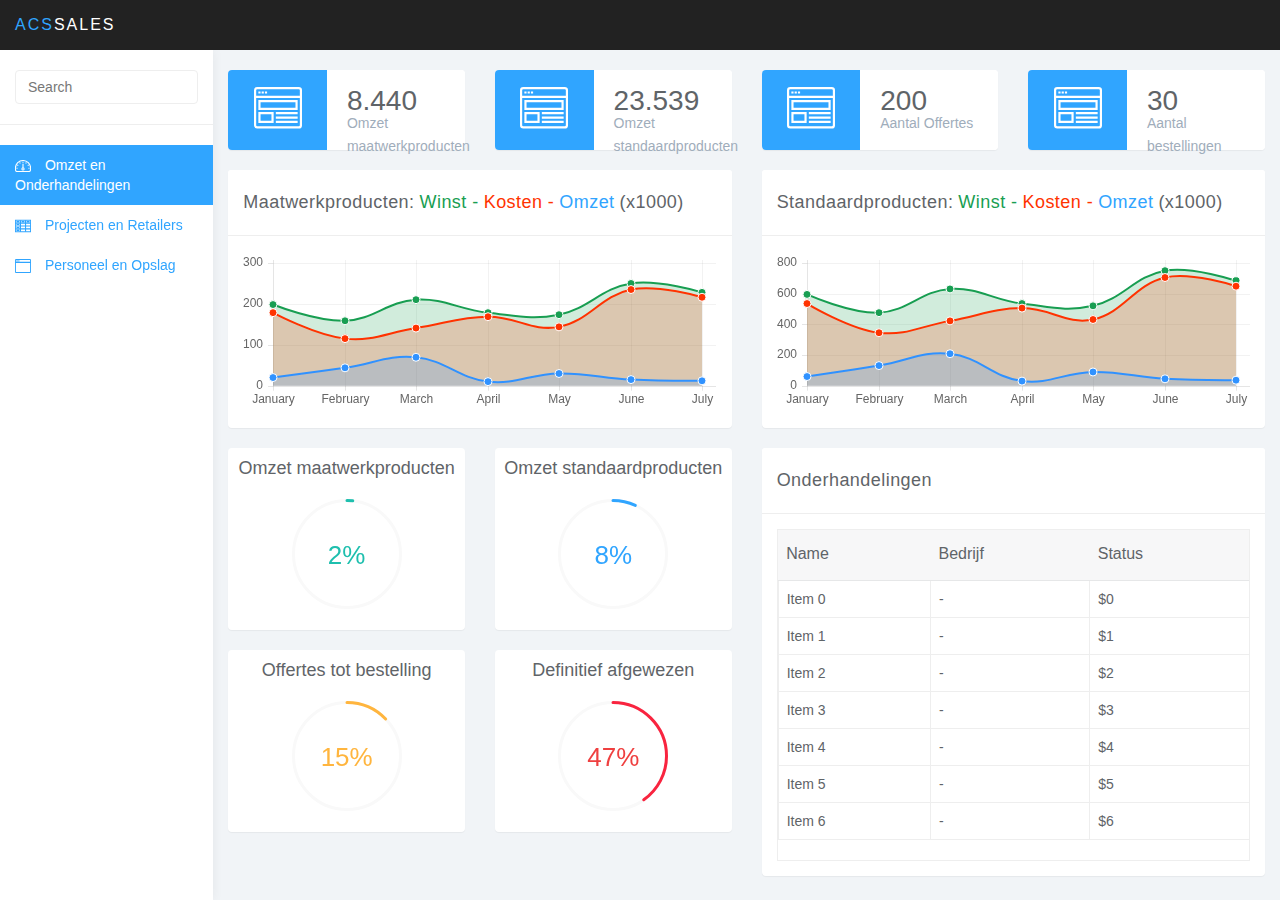
<file: index.html>
<!DOCTYPE html>
<html>
<head>
<meta charset="utf-8">
<meta name="viewport" content="width=device-width, initial-scale=1">
<title>Sales - Dashboard</title>

<link href="css/bootstrap.min.css" rel="stylesheet">
<link href="css/datepicker3.css" rel="stylesheet">
<link href="css/styles.css" rel="stylesheet">

<!--Icons-->
<script src="js/lumino.glyphs.js"></script>

<!--[if lt IE 9]>
<script src="js/html5shiv.js"></script>
<script src="js/respond.min.js"></script>
<![endif]-->

</head>

<body>
	<nav class="navbar navbar-inverse navbar-fixed-top" role="navigation">
		<div class="container-fluid">
			<div class="navbar-header">
				<button type="button" class="navbar-toggle collapsed" data-toggle="collapse" data-target="#sidebar-collapse">
					<span class="sr-only">Toggle navigation</span>
					<span class="icon-bar"></span>
					<span class="icon-bar"></span>
					<span class="icon-bar"></span>
				</button>
				<a class="navbar-brand" href="#"><span>ACS</span>Sales</a>
			</div>
							
		</div><!-- /.container-fluid -->
	</nav>
		
	<div id="sidebar-collapse" class="col-sm-3 col-lg-2 sidebar">
		<form role="search">
			<div class="form-group">
				<input type="text" class="form-control" placeholder="Search">
			</div>
		</form>
		<ul class="nav menu">
			<li class="active"><a href="index.html"><svg class="glyph stroked dashboard-dial"><use xlink:href="#stroked-dashboard-dial"></use></svg> Omzet en Onderhandelingen</a></li>
			<li><a href="product_retailers.html"><svg class="glyph stroked calendar"><use xlink:href="#stroked-table"></use></svg> Projecten en Retailers</a></li>
			<li><a href="personeel_opslag.html"><svg class="glyph stroked line-graph"><use xlink:href="#stroked-app-window"></use></svg> Personeel en Opslag</a></li>
		</ul>

	</div><!--/.sidebar-->
		
	<div class="col-sm-9 col-sm-offset-3 col-lg-10 col-lg-offset-2 main">		
		<div class="row">
			<div class="col-xs-12 col-md-6 col-lg-3">
				<div class="panel panel-blue panel-widget ">
					<div class="row no-padding">
						<div class="col-sm-3 col-lg-5 widget-left">
							<svg class="glyph stroked bag"><use xlink:href="#stroked-app-window-with-content"></use></svg>
						</div>
						<div class="col-sm-9 col-lg-7 widget-right">
							<div class="large">8.440</div>
							<div class="text-muted">Omzet maatwerkproducten</div>
						</div>
					</div>
				</div>
			</div>
			<div class="col-xs-12 col-md-6 col-lg-3">
				<div class="panel panel-blue panel-widget">
					<div class="row no-padding">
						<div class="col-sm-3 col-lg-5 widget-left">
							<svg class="glyph stroked empty-message"><use xlink:href="#stroked-app-window-with-content"></use></svg>
						</div>
						<div class="col-sm-9 col-lg-7 widget-right">
							<div class="large">23.539</div>
							<div class="text-muted">Omzet standaardproducten</div>
						</div>
					</div>
				</div>
			</div>
			<div class="col-xs-12 col-md-6 col-lg-3">
				<div class="panel panel-blue panel-widget">
					<div class="row no-padding">
						<div class="col-sm-3 col-lg-5 widget-left">
							<svg class="glyph stroked male-user"><use xlink:href="#stroked-app-window-with-content"></use></svg>
						</div>
						<div class="col-sm-9 col-lg-7 widget-right">
							<div class="large">200</div>
							<div class="text-muted">Aantal Offertes</div>
						</div>
					</div>
				</div>
			</div>
			<div class="col-xs-12 col-md-6 col-lg-3">
				<div class="panel panel-blue panel-widget">
					<div class="row no-padding">
						<div class="col-sm-3 col-lg-5 widget-left">
							<svg class="glyph stroked app-window-with-content"><use xlink:href="#stroked-app-window-with-content"></use></svg>
						</div>
						<div class="col-sm-9 col-lg-7 widget-right">
							<div class="large">30</div>
							<div class="text-muted">Aantal bestellingen</div>
						</div>
					</div>
				</div>
			</div>
		</div><!--/.row-->
		
		<div class="row">
			<div class="col-lg-6">
				<div class="panel panel-default">
					<div class="panel-heading"><div class="greyLabel noMargin">Maatwerkproducten: </div><div class="greenLabel noMargin">Winst -</div><div class="redLabel noMargin">Kosten -</div><div class="blueLabel noMargin">Omzet</div>(x1000)</div>
					<div class="panel-body">
						<div class="canvas-wrapper">
							<canvas class="main-chart" id="line-chart" height="200" width="600"></canvas>
						</div>
					</div>
				</div>
			</div>
			<div class="col-lg-6">
				<div class="panel panel-default">
					<div class="panel-heading"><div class="greyLabel noMargin">Standaardproducten: </div><div class="greenLabel noMargin">Winst -</div><div class="redLabel noMargin">Kosten -</div><div class="blueLabel noMargin">Omzet</div>(x1000)</div>
					<div class="panel-body">
						<div class="canvas-wrapper">
							<canvas class="main-chart" id="line2-chart" height="200" width="600"></canvas>
						</div>
					</div>
				</div>
			</div>
		</div><!--/.row-->
		
		<div class="row">
			<div class="col-md-6 noMargin2">
				<div class="col-xs-6 col-md-6">
					<div class="panel panel-default">
						<div class="panel-body easypiechart-panel">
							<h4>Omzet maatwerkproducten</h4>
							<div class="easypiechart" id="easypiechart-teal" data-percent="2" ><span class="percent">2%</span>
							</div>
						</div>
					</div>
				</div>
				<div class="col-xs-6 col-md-6">
					<div class="panel panel-default">
						<div class="panel-body easypiechart-panel">
							<h4>Omzet standaardproducten</h4>
							<div class="easypiechart" id="easypiechart-blue" data-percent="8" ><span class="percent">8%</span>
							</div>
						</div>
					</div>
				</div>
				<div class="col-xs-6 col-md-6">
					<div class="panel panel-default">
						<div class="panel-body easypiechart-panel">
							<h4>Offertes tot bestelling</h4>
							<div class="easypiechart" id="easypiechart-orange" data-percent="15" ><span class="percent">15%</span>
							</div>
						</div>
					</div>
				</div>
				<div class="col-xs-6 col-md-6">
					<div class="panel panel-default">
						<div class="panel-body easypiechart-panel">
							<h4>Definitief afgewezen</h4>
							<div class="easypiechart" id="easypiechart-red" data-percent="47" ><span class="percent">47%</span>
							</div>
						</div>
					</div>
				</div>
			</div>
			<div class="col-md-6">
				<div class="panel panel-default">
					<div class="panel-heading">Onderhandelingen</div>
					<div class="panel-body">
						<table data-toggle="table" id="table-style" data-url="tables/data2.json" data-row-style="rowStyle">
							<thead>
								<tr>
									<th data-field="name" >Name</th>
									<th data-field="bedrijf" >Bedrijf</th>
									<th data-field="price">Status</th>
								</tr>
							</thead>
							<tbody>
								<tr class="danger">
									<td data-field="name">ACS Hoofdgebouw Eindhoven</td>
									<td data-field="bedrijf">Philips</td>
									<td data-field="price">Afgewezen</td>
								</tr>
								<tr class="danger">
									<td data-field="name">ACS Healthcare Best</td>
									<td data-field="bedrijf">Philips</td>
									<td data-field="price">Afgewezen</td>
								</tr>
								<tr class="success">
									<td data-field="name">ACS Fabrikam Hoofdgebouw</td>
									<td data-field="bedrijf">Fabrikam</td>
									<td data-field="price">Geaccepteerd</td>
								</tr>
								<tr class="warning">
									<td data-field="name">ACS Avan 's-Hertogenbosch</td>
									<td data-field="bedrijf">Avans Hogescholen</td>
									<td data-field="price">Selectieproces</td>
								</tr>
								<tr>
									<td data-field="name">ACS HAS 's-Hertogenbosch</td>
									<td data-field="bedrijf">HAS Hogescholen</td>
									<td data-field="price">Voorstel</td>
								</tr>
								<tr>
									<td data-field="name">ACS Albert Heijn Bijlmer</td>
									<td data-field="bedrijf">Albert Heijn</td>
									<td data-field="price">Voorstel</td>
								</tr>
							</tbody>
						</table>
						<script>
							$(function () {
								$('#hover, #striped, #condensed').click(function () {
									var classes = 'table';
						
									if ($('#hover').prop('checked')) {
										classes += ' table-hover';
									}
									if ($('#condensed').prop('checked')) {
										classes += ' table-condensed';
									}
									$('#table-style').bootstrapTable('destroy')
										.bootstrapTable({
											classes: classes,
											striped: $('#striped').prop('checked')
										});
								});
							});
						</script>
					</div>
				</div>
			</div>
		</div><!--/.row-->
	</div>	<!--/.main-->

	<script src="js/jquery-1.11.1.min.js"></script>
	<script src="js/bootstrap.min.js"></script>
	<script src="js/chart.min.js"></script>
	<script src="js/chart-data.js"></script>
	<script src="js/easypiechart.js"></script>
	<script src="js/easypiechart-data.js"></script>
	<script src="js/bootstrap-datepicker.js"></script>
	<script src="js/bootstrap-table.js"></script>
	<script>
		$('#calendar').datepicker({
		});

		!function ($) {
		    $(document).on("click","ul.nav li.parent > a > span.icon", function(){          
		        $(this).find('em:first').toggleClass("glyphicon-minus");      
		    }); 
		    $(".sidebar span.icon").find('em:first').addClass("glyphicon-plus");
		}(window.jQuery);

		$(window).on('resize', function () {
		  if ($(window).width() > 768) $('#sidebar-collapse').collapse('show')
		})
		$(window).on('resize', function () {
		  if ($(window).width() <= 767) $('#sidebar-collapse').collapse('hide')
		})
	</script>	
</body>

</html>
</file>
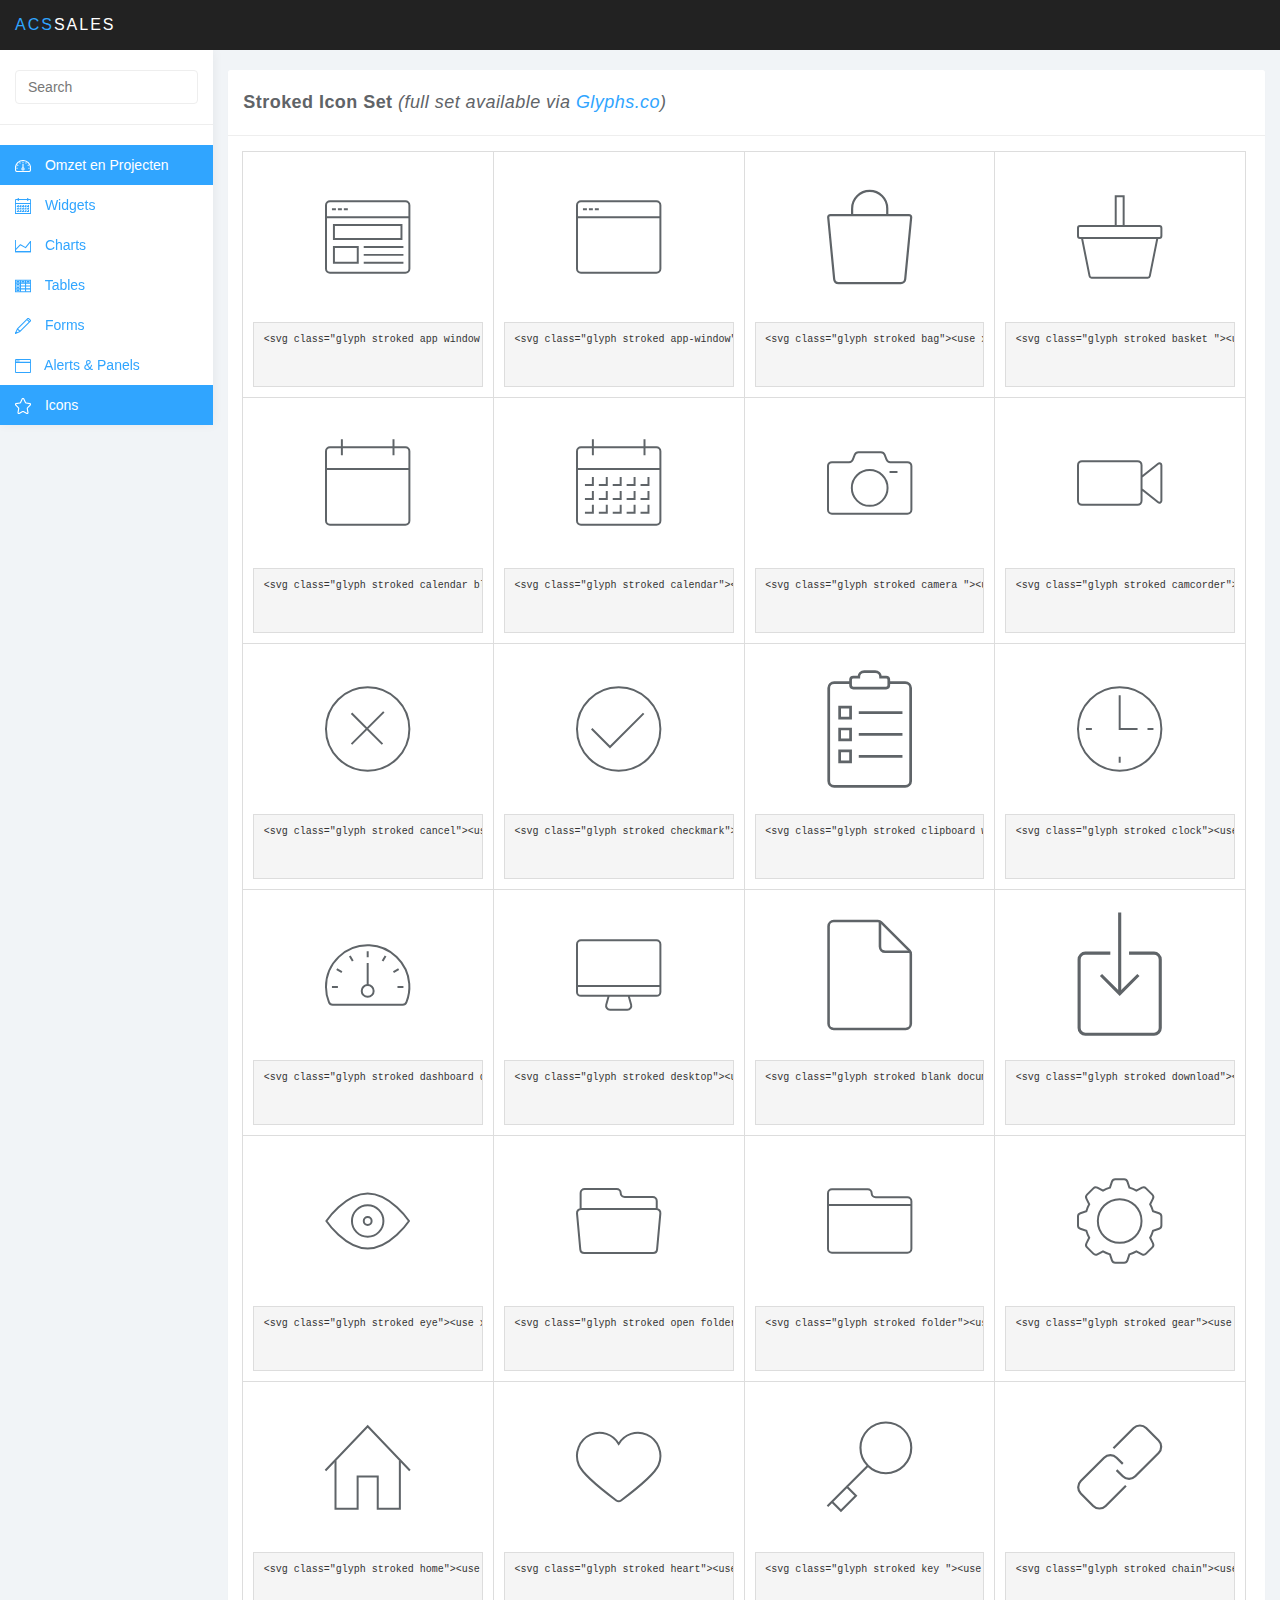
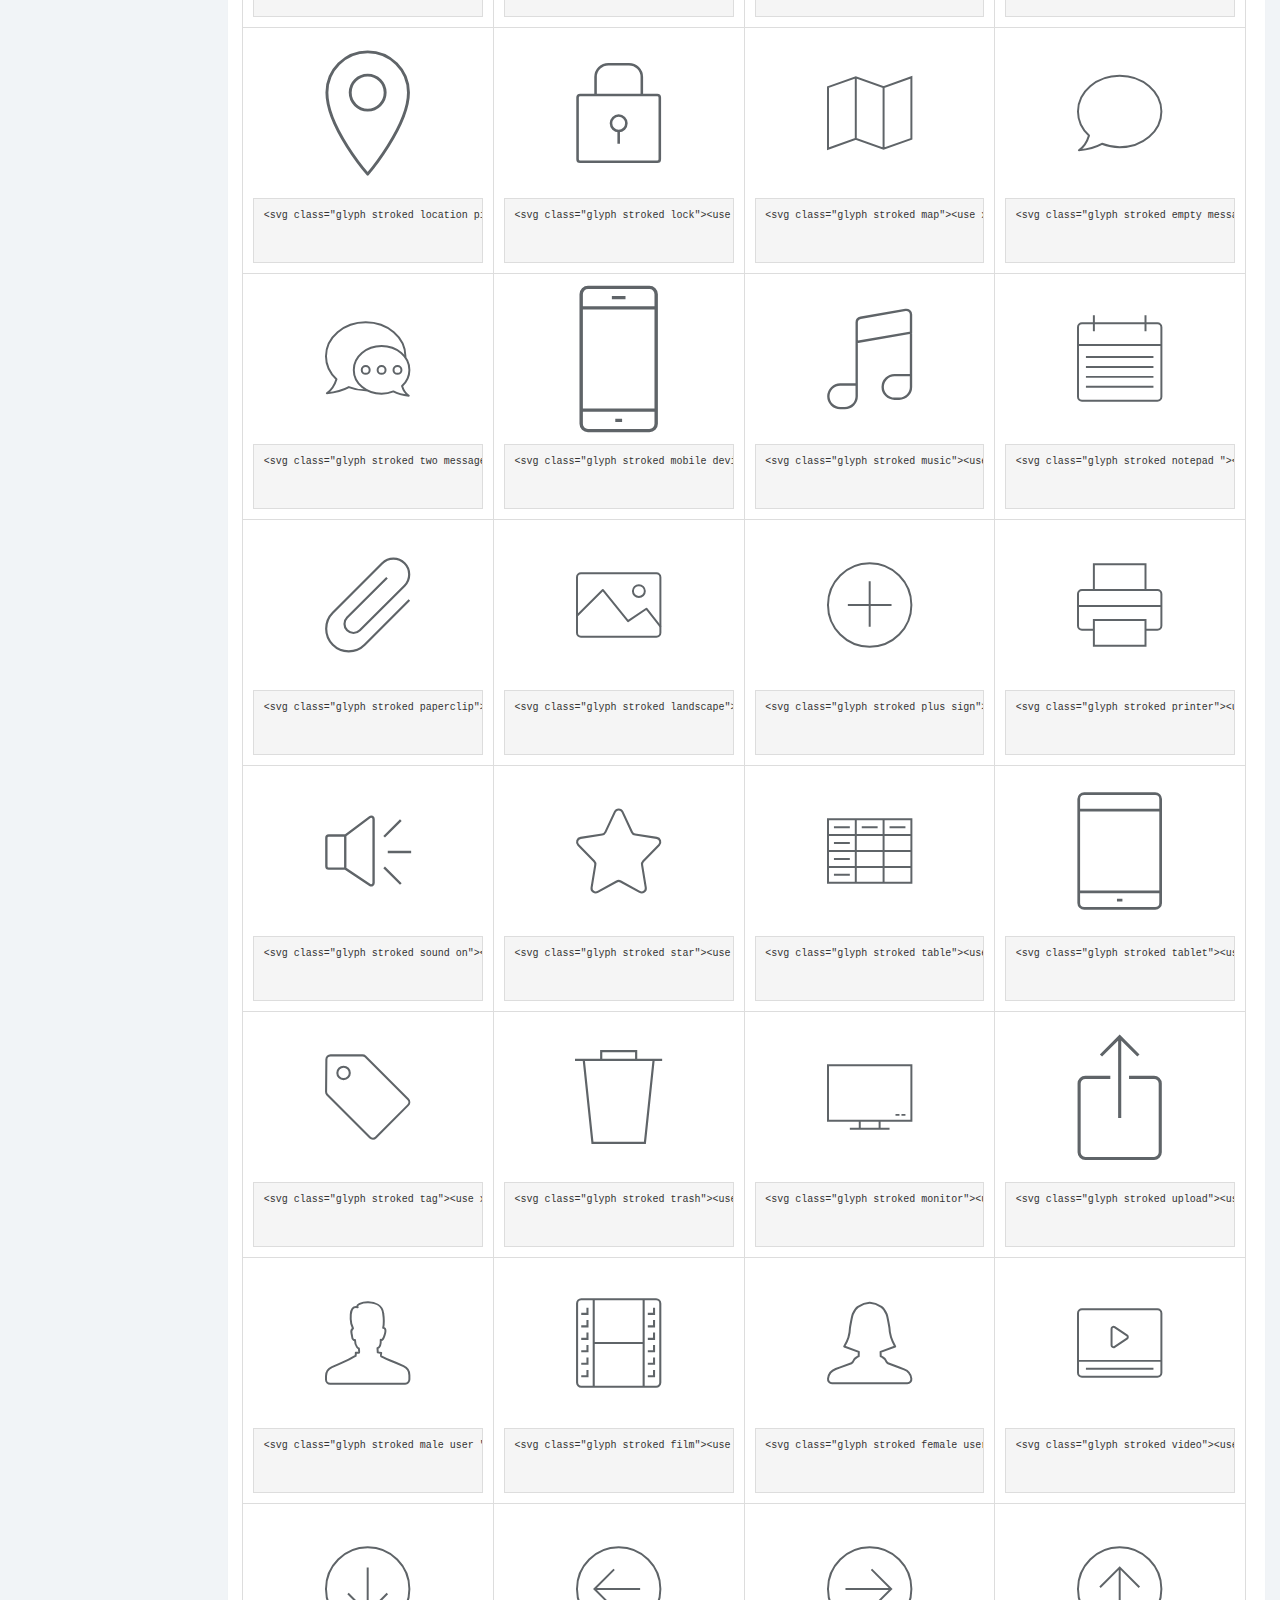
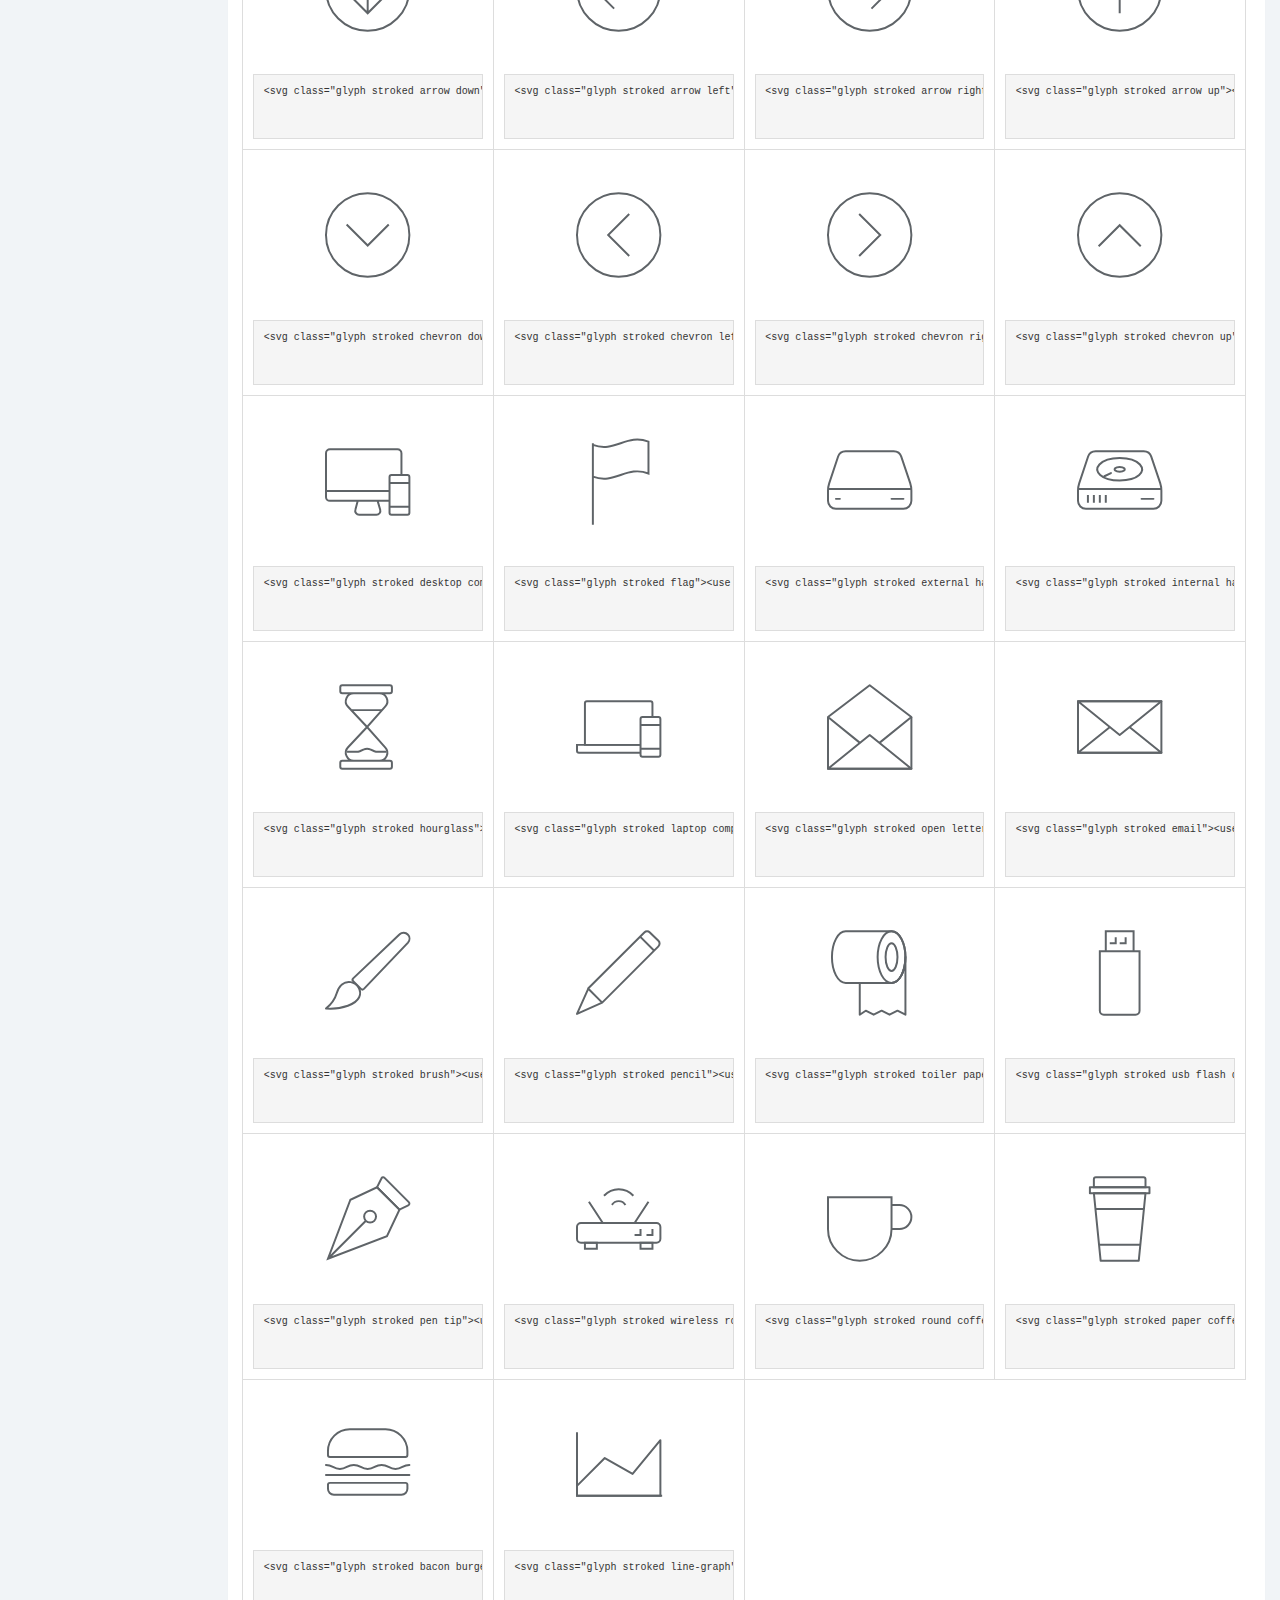
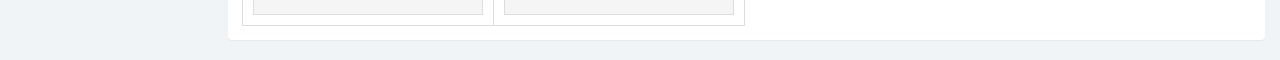
<file: icons.html>
<!DOCTYPE html>
<html>
<head>
<meta charset="utf-8">
<meta name="viewport" content="width=device-width, initial-scale=1">
<title>Sales - Dashboard</title>

<link href="css/bootstrap.min.css" rel="stylesheet">
<link href="css/datepicker3.css" rel="stylesheet">
<link href="css/styles.css" rel="stylesheet">

<!--Icons-->
<script src="js/lumino.glyphs.js"></script>

<!--[if lt IE 9]>
<script src="js/html5shiv.js"></script>
<script src="js/respond.min.js"></script>
<![endif]-->

</head>

<body>
	<nav class="navbar navbar-inverse navbar-fixed-top" role="navigation">
		<div class="container-fluid">
			<div class="navbar-header">
				<button type="button" class="navbar-toggle collapsed" data-toggle="collapse" data-target="#sidebar-collapse">
					<span class="sr-only">Toggle navigation</span>
					<span class="icon-bar"></span>
					<span class="icon-bar"></span>
					<span class="icon-bar"></span>
				</button>
				<a class="navbar-brand" href="#"><span>ACS</span>Sales</a>
			</div>
							
		</div><!-- /.container-fluid -->
	</nav>
		
	<div id="sidebar-collapse" class="col-sm-3 col-lg-2 sidebar">
		<form role="search">
			<div class="form-group">
				<input type="text" class="form-control" placeholder="Search">
			</div>
		</form>
		<ul class="nav menu">
			<li class="active"><a href="index.html"><svg class="glyph stroked dashboard-dial"><use xlink:href="#stroked-dashboard-dial"></use></svg> Omzet en Projecten</a></li>
			<li><a href="widgets.html"><svg class="glyph stroked calendar"><use xlink:href="#stroked-calendar"></use></svg> Widgets</a></li>
			<li><a href="charts.html"><svg class="glyph stroked line-graph"><use xlink:href="#stroked-line-graph"></use></svg> Charts</a></li>
			<li><a href="tables.html"><svg class="glyph stroked table"><use xlink:href="#stroked-table"></use></svg> Tables</a></li>
			<li><a href="forms.html"><svg class="glyph stroked pencil"><use xlink:href="#stroked-pencil"></use></svg> Forms</a></li>
			<li><a href="panels.html"><svg class="glyph stroked app-window"><use xlink:href="#stroked-app-window"></use></svg> Alerts &amp; Panels</a></li>
			<li class="active"><a href="icons.html"><svg class="glyph stroked star"><use xlink:href="#stroked-star"></use></svg> Icons</a></li>
		</ul>

	</div><!--/.sidebar-->
		
	<div class="col-sm-9 col-sm-offset-3 col-lg-10 col-lg-offset-2 main">			
		<div class="row">
			<div class="col-lg-12">
				<div class="panel panel-default">
					<div class="panel-heading">
						<strong>Stroked Icon Set</strong> <em>(full set available via <a href="https://glyphs.co/icons/stroked">Glyphs.co</a>)</em>
					</div>
					<div class="panel-body">
						<div class="icon-grid">
							<div class="col-lg-3 col-md-4 col-sm-6">
								<svg class="glyph stroked app window with content"><use xlink:href="#stroked-app-window-with-content"/></svg>
								<pre>&lt;svg class="glyph stroked app window with content">&lt;use xlink:href="#stroked-app-window-with-content"/>&lt;/svg></pre>
							</div>
							<div class="col-lg-3 col-md-4 col-sm-6">
								<svg class="glyph stroked app-window"><use xlink:href="#stroked-app-window"></use></svg>
								<pre>&lt;svg class="glyph stroked app-window">&lt;use xlink:href="#stroked-app-window">&lt;/use>&lt;/svg></pre>
							</div>
							<div class="col-lg-3 col-md-4 col-sm-6">
								<svg class="glyph stroked bag"><use xlink:href="#stroked-bag"></use></svg>
								<pre>&lt;svg class="glyph stroked bag">&lt;use xlink:href="#stroked-bag">&lt;/use>&lt;/svg></pre>
							</div>
							<div class="col-lg-3 col-md-4 col-sm-6">
								<svg class="glyph stroked basket "><use xlink:href="#stroked-basket"/></svg>
								<pre>&lt;svg class="glyph stroked basket ">&lt;use xlink:href="#stroked-basket"/>&lt;/svg></pre>
							</div>
							<div class="col-lg-3 col-md-4 col-sm-6">
								<svg class="glyph stroked calendar blank"><use xlink:href="#stroked-calendar-blank"/></svg>
								<pre>&lt;svg class="glyph stroked calendar blank">&lt;use xlink:href="#stroked-calendar-blank"/>&lt;/svg></pre>
							</div>
							<div class="col-lg-3 col-md-4 col-sm-6">
								<svg class="glyph stroked calendar"><use xlink:href="#stroked-calendar"/></svg>
								<pre>&lt;svg class="glyph stroked calendar">&lt;use xlink:href="#stroked-calendar"/>&lt;/svg></pre>
							</div>
							<div class="col-lg-3 col-md-4 col-sm-6">
								<svg class="glyph stroked camera "><use xlink:href="#stroked-camera"/></svg>
								<pre>&lt;svg class="glyph stroked camera ">&lt;use xlink:href="#stroked-camera"/>&lt;/svg></pre>
							</div>
							<div class="col-lg-3 col-md-4 col-sm-6">
								<svg class="glyph stroked camcorder"><use xlink:href="#stroked-camcorder"/></svg>
								<pre>&lt;svg class="glyph stroked camcorder">&lt;use xlink:href="#stroked-camcorder"/>&lt;/svg></pre>
							</div>
							<div class="col-lg-3 col-md-4 col-sm-6">
								<svg class="glyph stroked cancel"><use xlink:href="#stroked-cancel"/></svg>
								<pre>&lt;svg class="glyph stroked cancel">&lt;use xlink:href="#stroked-cancel"/>&lt;/svg></pre>
							</div>
							<div class="col-lg-3 col-md-4 col-sm-6">
								<svg class="glyph stroked checkmark"><use xlink:href="#stroked-checkmark"/></svg>
								<pre>&lt;svg class="glyph stroked checkmark">&lt;use xlink:href="#stroked-checkmark"/>&lt;/svg></pre>
							</div>
							<div class="col-lg-3 col-md-4 col-sm-6">
								<svg class="glyph stroked clipboard with paper"><use xlink:href="#stroked-clipboard-with-paper"/></svg>
								<pre>&lt;svg class="glyph stroked clipboard with paper">&lt;use xlink:href="#stroked-clipboard-with-paper"/>&lt;/svg></pre>
							</div>
							<div class="col-lg-3 col-md-4 col-sm-6">
								<svg class="glyph stroked clock"><use xlink:href="#stroked-clock"/></svg>
								<pre>&lt;svg class="glyph stroked clock">&lt;use xlink:href="#stroked-clock"/>&lt;/svg></pre>
							</div>
							<div class="col-lg-3 col-md-4 col-sm-6">
								<svg class="glyph stroked dashboard dial"><use xlink:href="#stroked-dashboard-dial"/></svg>
								<pre>&lt;svg class="glyph stroked dashboard dial">&lt;use xlink:href="#stroked-dashboard-dial"/>&lt;/svg></pre>
							</div>
							<div class="col-lg-3 col-md-4 col-sm-6">
								<svg class="glyph stroked desktop"><use xlink:href="#stroked-desktop"/></svg>
								<pre>&lt;svg class="glyph stroked desktop">&lt;use xlink:href="#stroked-desktop"/>&lt;/svg></pre>
							</div>
							<div class="col-lg-3 col-md-4 col-sm-6">
								<svg class="glyph stroked blank document"><use xlink:href="#stroked-blank-document"/></svg>
								<pre>&lt;svg class="glyph stroked blank document">&lt;use xlink:href="#stroked-blank-document"/>&lt;/svg></pre>
							</div>
							<div class="col-lg-3 col-md-4 col-sm-6">
								<svg class="glyph stroked download"><use xlink:href="#stroked-download"/></svg>
								<pre>&lt;svg class="glyph stroked download">&lt;use xlink:href="#stroked-download"/>&lt;/svg></pre>
							</div>
							<div class="col-lg-3 col-md-4 col-sm-6">
								<svg class="glyph stroked eye"><use xlink:href="#stroked-eye"/></svg>
								<pre>&lt;svg class="glyph stroked eye">&lt;use xlink:href="#stroked-eye"/>&lt;/svg></pre>
							</div>
							<div class="col-lg-3 col-md-4 col-sm-6">
								<svg class="glyph stroked open folder"><use xlink:href="#stroked-open-folder"/></svg>
								<pre>&lt;svg class="glyph stroked open folder">&lt;use xlink:href="#stroked-open-folder"/>&lt;/svg></pre>
							</div>
							<div class="col-lg-3 col-md-4 col-sm-6">
								<svg class="glyph stroked folder"><use xlink:href="#stroked-folder"/></svg>
								<pre>&lt;svg class="glyph stroked folder">&lt;use xlink:href="#stroked-folder"/>&lt;/svg></pre>
							</div>
							<div class="col-lg-3 col-md-4 col-sm-6">
								<svg class="glyph stroked gear"><use xlink:href="#stroked-gear"/></svg>
								<pre>&lt;svg class="glyph stroked gear">&lt;use xlink:href="#stroked-gear"/>&lt;/svg></pre>
							</div>
							<div class="col-lg-3 col-md-4 col-sm-6">
								<svg class="glyph stroked home"><use xlink:href="#stroked-home"/></svg>
								<pre>&lt;svg class="glyph stroked home">&lt;use xlink:href="#stroked-home"/>&lt;/svg></pre>
							</div>
							<div class="col-lg-3 col-md-4 col-sm-6">
								<svg class="glyph stroked heart"><use xlink:href="#stroked-heart"/></svg>
								<pre>&lt;svg class="glyph stroked heart">&lt;use xlink:href="#stroked-heart"/>&lt;/svg></pre>
							</div>
							<div class="col-lg-3 col-md-4 col-sm-6">
								<svg class="glyph stroked key "><use xlink:href="#stroked-key"/></svg>
								<pre>&lt;svg class="glyph stroked key ">&lt;use xlink:href="#stroked-key"/>&lt;/svg></pre>
							</div>
							<div class="col-lg-3 col-md-4 col-sm-6">
								<svg class="glyph stroked chain"><use xlink:href="#stroked-chain"/></svg>
								<pre>&lt;svg class="glyph stroked chain">&lt;use xlink:href="#stroked-chain"/>&lt;/svg></pre>
							</div>
							<div class="col-lg-3 col-md-4 col-sm-6">
								<svg class="glyph stroked location pin"><use xlink:href="#stroked-location-pin"/></svg>
								<pre>&lt;svg class="glyph stroked location pin">&lt;use xlink:href="#stroked-location-pin"/>&lt;/svg></pre>
							</div>
							<div class="col-lg-3 col-md-4 col-sm-6">
								<svg class="glyph stroked lock"><use xlink:href="#stroked-lock"/></svg>
								<pre>&lt;svg class="glyph stroked lock">&lt;use xlink:href="#stroked-lock"/>&lt;/svg></pre>
							</div>
							<div class="col-lg-3 col-md-4 col-sm-6">
								<svg class="glyph stroked map"><use xlink:href="#stroked-map"/></svg>
								<pre>&lt;svg class="glyph stroked map">&lt;use xlink:href="#stroked-map"/>&lt;/svg></pre>
							</div>
							<div class="col-lg-3 col-md-4 col-sm-6">
								<svg class="glyph stroked empty message"><use xlink:href="#stroked-empty-message"/></svg>
								<pre>&lt;svg class="glyph stroked empty message">&lt;use xlink:href="#stroked-empty-message"/>&lt;/svg></pre>
							</div>
							<div class="col-lg-3 col-md-4 col-sm-6">
								<svg class="glyph stroked two messages"><use xlink:href="#stroked-two-messages"/></svg>
								<pre>&lt;svg class="glyph stroked two messages">&lt;use xlink:href="#stroked-two-messages"/>&lt;/svg></pre>
							</div>
							<div class="col-lg-3 col-md-4 col-sm-6">
								<svg class="glyph stroked mobile device"><use xlink:href="#stroked-mobile-device"/></svg>
								<pre>&lt;svg class="glyph stroked mobile device">&lt;use xlink:href="#stroked-mobile-device"/>&lt;/svg></pre>
							</div>
							<div class="col-lg-3 col-md-4 col-sm-6">
								<svg class="glyph stroked music"><use xlink:href="#stroked-music"/></svg>
								<pre>&lt;svg class="glyph stroked music">&lt;use xlink:href="#stroked-music"/>&lt;/svg></pre>
							</div>
							<div class="col-lg-3 col-md-4 col-sm-6">
								<svg class="glyph stroked notepad "><use xlink:href="#stroked-notepad"/></svg>
								<pre>&lt;svg class="glyph stroked notepad ">&lt;use xlink:href="#stroked-notepad"/>&lt;/svg></pre>
							</div>
							<div class="col-lg-3 col-md-4 col-sm-6">
								<svg class="glyph stroked paperclip"><use xlink:href="#stroked-paperclip"/></svg>
								<pre>&lt;svg class="glyph stroked paperclip">&lt;use xlink:href="#stroked-paperclip"/>&lt;/svg></pre>
							</div>
							<div class="col-lg-3 col-md-4 col-sm-6">
								<svg class="glyph stroked landscape"><use xlink:href="#stroked-landscape"/></svg>
								<pre>&lt;svg class="glyph stroked landscape">&lt;use xlink:href="#stroked-landscape"/>&lt;/svg></pre>
							</div>
							<div class="col-lg-3 col-md-4 col-sm-6">
								<svg class="glyph stroked plus sign"><use xlink:href="#stroked-plus-sign"/></svg>
								<pre>&lt;svg class="glyph stroked plus sign">&lt;use xlink:href="#stroked-plus-sign"/>&lt;/svg></pre>
							</div>
							<div class="col-lg-3 col-md-4 col-sm-6">
								<svg class="glyph stroked printer"><use xlink:href="#stroked-printer"/></svg>
								<pre>&lt;svg class="glyph stroked printer">&lt;use xlink:href="#stroked-printer"/>&lt;/svg></pre>
							</div>
							<div class="col-lg-3 col-md-4 col-sm-6">
								<svg class="glyph stroked sound on"><use xlink:href="#stroked-sound-on"/></svg>
								<pre>&lt;svg class="glyph stroked sound on">&lt;use xlink:href="#stroked-sound-on"/>&lt;/svg></pre>
							</div>
							<div class="col-lg-3 col-md-4 col-sm-6">
								<svg class="glyph stroked star"><use xlink:href="#stroked-star"/></svg>
								<pre>&lt;svg class="glyph stroked star">&lt;use xlink:href="#stroked-star"/>&lt;/svg></pre>
							</div>
							<div class="col-lg-3 col-md-4 col-sm-6">
								<svg class="glyph stroked table"><use xlink:href="#stroked-table"/></svg>
								<pre>&lt;svg class="glyph stroked table">&lt;use xlink:href="#stroked-table"/>&lt;/svg></pre>
							</div>
							<div class="col-lg-3 col-md-4 col-sm-6">
								<svg class="glyph stroked tablet"><use xlink:href="#stroked-tablet-1"/></svg>
								<pre>&lt;svg class="glyph stroked tablet">&lt;use xlink:href="#stroked-tablet-1"/>&lt;/svg></pre>
							</div>
							<div class="col-lg-3 col-md-4 col-sm-6">
								<svg class="glyph stroked tag"><use xlink:href="#stroked-tag"/></svg>
								<pre>&lt;svg class="glyph stroked tag">&lt;use xlink:href="#stroked-tag"/>&lt;/svg></pre>
							</div>
							<div class="col-lg-3 col-md-4 col-sm-6">
								<svg class="glyph stroked trash"><use xlink:href="#stroked-trash"/></svg>
								<pre>&lt;svg class="glyph stroked trash">&lt;use xlink:href="#stroked-trash"/>&lt;/svg></pre>
							</div>
							<div class="col-lg-3 col-md-4 col-sm-6">
								<svg class="glyph stroked monitor"><use xlink:href="#stroked-monitor"/></svg>
								<pre>&lt;svg class="glyph stroked monitor">&lt;use xlink:href="#stroked-monitor"/>&lt;/svg></pre>
							</div>
							<div class="col-lg-3 col-md-4 col-sm-6">
								<svg class="glyph stroked upload"><use xlink:href="#stroked-upload"/></svg>
								<pre>&lt;svg class="glyph stroked upload">&lt;use xlink:href="#stroked-upload"/>&lt;/svg></pre>
							</div>
							<div class="col-lg-3 col-md-4 col-sm-6">
								<svg class="glyph stroked male user "><use xlink:href="#stroked-male-user"/></svg>
								<pre>&lt;svg class="glyph stroked male user ">&lt;use xlink:href="#stroked-male-user"/>&lt;/svg></pre>
							</div>
							<div class="col-lg-3 col-md-4 col-sm-6">
								<svg class="glyph stroked film"><use xlink:href="#stroked-film"/></svg>
								<pre>&lt;svg class="glyph stroked film">&lt;use xlink:href="#stroked-film"/>&lt;/svg></pre>
							</div>
							<div class="col-lg-3 col-md-4 col-sm-6">
								<svg class="glyph stroked female user"><use xlink:href="#stroked-female-user"/></svg>
								<pre>&lt;svg class="glyph stroked female user">&lt;use xlink:href="#stroked-female-user"/>&lt;/svg></pre>
							</div>
							<div class="col-lg-3 col-md-4 col-sm-6">
								<svg class="glyph stroked video"><use xlink:href="#stroked-video"/></svg>
								<pre>&lt;svg class="glyph stroked video">&lt;use xlink:href="#stroked-video"/>&lt;/svg></pre>
							</div>
							<div class="col-lg-3 col-md-4 col-sm-6">
								<svg class="glyph stroked arrow down"><use xlink:href="#stroked-arrow-down"/></svg>
								<pre>&lt;svg class="glyph stroked arrow down">&lt;use xlink:href="#stroked-arrow-down"/>&lt;/svg></pre>
							</div>
							<div class="col-lg-3 col-md-4 col-sm-6">
								<svg class="glyph stroked arrow left"><use xlink:href="#stroked-arrow-left"/></svg>
								<pre>&lt;svg class="glyph stroked arrow left">&lt;use xlink:href="#stroked-arrow-left"/>&lt;/svg></pre>
							</div>
							<div class="col-lg-3 col-md-4 col-sm-6">
								<svg class="glyph stroked arrow right"><use xlink:href="#stroked-arrow-right"/></svg>
								<pre>&lt;svg class="glyph stroked arrow right">&lt;use xlink:href="#stroked-arrow-right"/>&lt;/svg></pre>
							</div>
							<div class="col-lg-3 col-md-4 col-sm-6">
								<svg class="glyph stroked arrow up"><use xlink:href="#stroked-arrow-up"/></svg>
								<pre>&lt;svg class="glyph stroked arrow up">&lt;use xlink:href="#stroked-arrow-up"/>&lt;/svg></pre>
							</div>
							<div class="col-lg-3 col-md-4 col-sm-6">
								<svg class="glyph stroked chevron down"><use xlink:href="#stroked-chevron-down"/></svg>
								<pre>&lt;svg class="glyph stroked chevron down">&lt;use xlink:href="#stroked-chevron-down"/>&lt;/svg></pre>
							</div>
							<div class="col-lg-3 col-md-4 col-sm-6">
								<svg class="glyph stroked chevron left"><use xlink:href="#stroked-chevron-left"/></svg>
								<pre>&lt;svg class="glyph stroked chevron left">&lt;use xlink:href="#stroked-chevron-left"/>&lt;/svg></pre>
							</div>
							<div class="col-lg-3 col-md-4 col-sm-6">
								<svg class="glyph stroked chevron right"><use xlink:href="#stroked-chevron-right"/></svg>
								<pre>&lt;svg class="glyph stroked chevron right">&lt;use xlink:href="#stroked-chevron-right"/>&lt;/svg></pre>
							</div>
							<div class="col-lg-3 col-md-4 col-sm-6">
								<svg class="glyph stroked chevron up"><use xlink:href="#stroked-chevron-up"/></svg>
								<pre>&lt;svg class="glyph stroked chevron up">&lt;use xlink:href="#stroked-chevron-up"/>&lt;/svg></pre>
							</div>
							<div class="col-lg-3 col-md-4 col-sm-6">
								<svg class="glyph stroked desktop computer and mobile"><use xlink:href="#stroked-desktop-computer-and-mobile"/></svg>
								<pre>&lt;svg class="glyph stroked desktop computer and mobile">&lt;use xlink:href="#stroked-desktop-computer-and-mobile"/>&lt;/svg></pre>
							</div>
							<div class="col-lg-3 col-md-4 col-sm-6">
								<svg class="glyph stroked flag"><use xlink:href="#stroked-flag"/></svg>
								<pre>&lt;svg class="glyph stroked flag">&lt;use xlink:href="#stroked-flag"/>&lt;/svg></pre>
							</div>
							<div class="col-lg-3 col-md-4 col-sm-6">
								<svg class="glyph stroked external hard drive"><use xlink:href="#stroked-external-hard-drive"/></svg>
								<pre>&lt;svg class="glyph stroked external hard drive">&lt;use xlink:href="#stroked-external-hard-drive"/>&lt;/svg></pre>
							</div>
							<div class="col-lg-3 col-md-4 col-sm-6">
								<svg class="glyph stroked internal hard drive"><use xlink:href="#stroked-internal-hard-drive"/></svg>
								<pre>&lt;svg class="glyph stroked internal hard drive">&lt;use xlink:href="#stroked-internal-hard-drive"/>&lt;/svg></pre>
							</div>
							<div class="col-lg-3 col-md-4 col-sm-6">
								<svg class="glyph stroked hourglass"><use xlink:href="#stroked-hourglass"/></svg>
								<pre>&lt;svg class="glyph stroked hourglass">&lt;use xlink:href="#stroked-hourglass"/>&lt;/svg></pre>
							</div>
							<div class="col-lg-3 col-md-4 col-sm-6">
								<svg class="glyph stroked laptop computer and mobile"><use xlink:href="#stroked-laptop-computer-and-mobile"/></svg>
								<pre>&lt;svg class="glyph stroked laptop computer and mobile">&lt;use xlink:href="#stroked-laptop-computer-and-mobile"/>&lt;/svg></pre>
							</div>
							<div class="col-lg-3 col-md-4 col-sm-6">
								<svg class="glyph stroked open letter"><use xlink:href="#stroked-open-letter"/></svg>
								<pre>&lt;svg class="glyph stroked open letter">&lt;use xlink:href="#stroked-open-letter"/>&lt;/svg></pre>
							</div>
							<div class="col-lg-3 col-md-4 col-sm-6">
								<svg class="glyph stroked email"><use xlink:href="#stroked-email"/></svg>
								<pre>&lt;svg class="glyph stroked email">&lt;use xlink:href="#stroked-email"/>&lt;/svg></pre>
							</div>
							<div class="col-lg-3 col-md-4 col-sm-6">
								<svg class="glyph stroked brush"><use xlink:href="#stroked-brush"/></svg>
								<pre>&lt;svg class="glyph stroked brush">&lt;use xlink:href="#stroked-brush"/>&lt;/svg></pre>
							</div>
							<div class="col-lg-3 col-md-4 col-sm-6">
								<svg class="glyph stroked pencil"><use xlink:href="#stroked-pencil"/></svg>
								<pre>&lt;svg class="glyph stroked pencil">&lt;use xlink:href="#stroked-pencil"/>&lt;/svg></pre>
							</div>
							<div class="col-lg-3 col-md-4 col-sm-6">
								<svg class="glyph stroked toiler paper"><use xlink:href="#stroked-toiler-paper"/></svg>
								<pre>&lt;svg class="glyph stroked toiler paper">&lt;use xlink:href="#stroked-toiler-paper"/>&lt;/svg></pre>
							</div>
							<div class="col-lg-3 col-md-4 col-sm-6">
								<svg class="glyph stroked usb flash drive"><use xlink:href="#stroked-usb-flash-drive"/></svg>
								<pre>&lt;svg class="glyph stroked usb flash drive">&lt;use xlink:href="#stroked-usb-flash-drive"/>&lt;/svg></pre>
							</div>
							<div class="col-lg-3 col-md-4 col-sm-6">
								<svg class="glyph stroked pen tip"><use xlink:href="#stroked-pen-tip"/></svg>
								<pre>&lt;svg class="glyph stroked pen tip">&lt;use xlink:href="#stroked-pen-tip"/>&lt;/svg></pre>
							</div>
							<div class="col-lg-3 col-md-4 col-sm-6">
								<svg class="glyph stroked wireless router"><use xlink:href="#stroked-wireless-router"/></svg>
								<pre>&lt;svg class="glyph stroked wireless router">&lt;use xlink:href="#stroked-wireless-router"/>&lt;/svg></pre>
							</div>
							<div class="col-lg-3 col-md-4 col-sm-6">
								<svg class="glyph stroked round coffee mug"><use xlink:href="#stroked-round-coffee-mug"/></svg>
								<pre>&lt;svg class="glyph stroked round coffee mug">&lt;use xlink:href="#stroked-round-coffee-mug"/>&lt;/svg></pre>
							</div>
							<div class="col-lg-3 col-md-4 col-sm-6">
								<svg class="glyph stroked paper coffee cup"><use xlink:href="#stroked-paper-coffee-cup"/></svg>
								<pre>&lt;svg class="glyph stroked paper coffee cup">&lt;use xlink:href="#stroked-paper-coffee-cup"/>&lt;/svg></pre>
							</div>
							<div class="col-lg-3 col-md-4 col-sm-6">
								<svg class="glyph stroked bacon burger"><use xlink:href="#stroked-bacon-burger"/></svg>
								<pre>&lt;svg class="glyph stroked bacon burger">&lt;use xlink:href="#stroked-bacon-burger"/>&lt;/svg></pre>
							</div>
							<div class="col-lg-3 col-md-4 col-sm-6">
								<svg class="glyph stroked line-graph"><use xlink:href="#stroked-line-graph"></use></svg>
								<pre>&lt;svg class="glyph stroked line-graph">&lt;use xlink:href="#stroked-line-graph">&lt;/use>&lt;/svg></pre>
							</div>
						</div>
					</div>
				</div>
			</div>
		</div><!--/.row-->		
		
		
	</div><!--/.main-->

	<script src="js/jquery-1.11.1.min.js"></script>
	<script src="js/bootstrap.min.js"></script>
	<script src="js/chart.min.js"></script>
	<script src="js/chart-data.js"></script>
	<script src="js/easypiechart.js"></script>
	<script src="js/easypiechart-data.js"></script>
	<script src="js/bootstrap-datepicker.js"></script>
	<script>
		!function ($) {
			$(document).on("click","ul.nav li.parent > a > span.icon", function(){		  
				$(this).find('em:first').toggleClass("glyphicon-minus");	  
			}); 
			$(".sidebar span.icon").find('em:first').addClass("glyphicon-plus");
		}(window.jQuery);

		$(window).on('resize', function () {
		  if ($(window).width() > 768) $('#sidebar-collapse').collapse('show')
		})
		$(window).on('resize', function () {
		  if ($(window).width() <= 767) $('#sidebar-collapse').collapse('hide')
		})
	</script>	
</body>

</html>
</file>
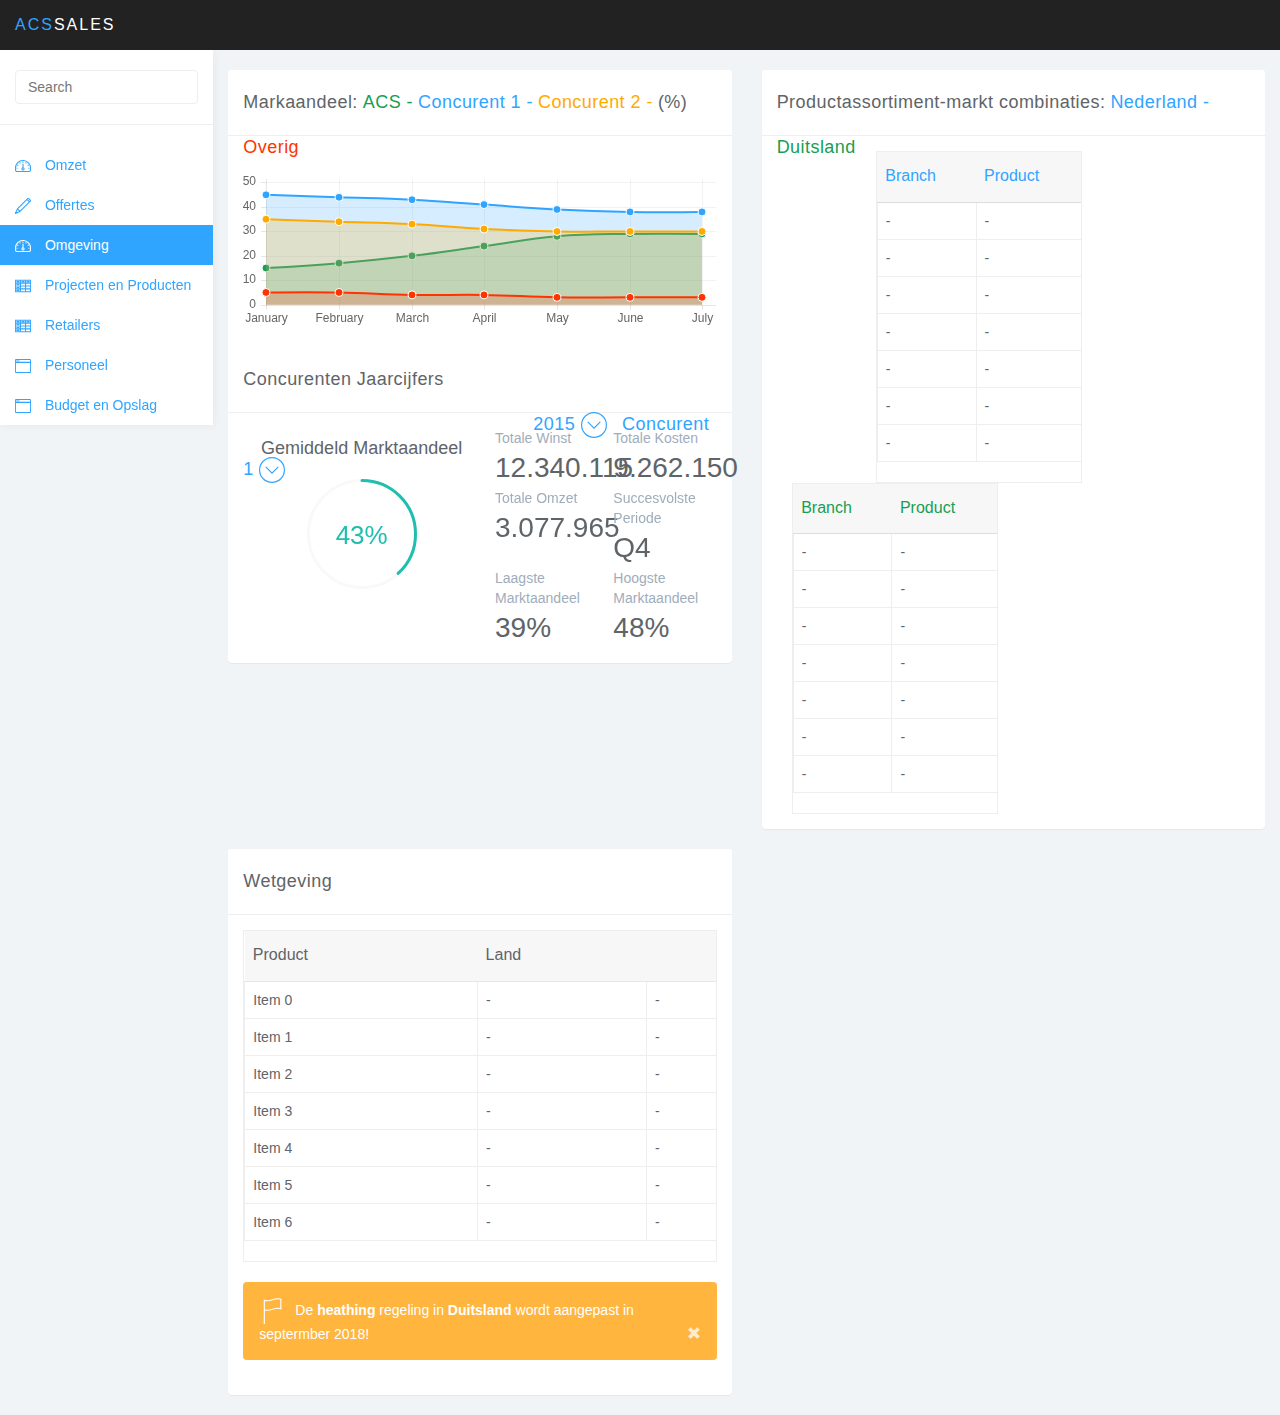
<file: omgeving.html>
<!DOCTYPE html>
<html>
<head>
<meta charset="utf-8">
<meta name="viewport" content="width=device-width, initial-scale=1">
<title>Sales - Dashboard</title>

<link href="css/bootstrap.min.css" rel="stylesheet">
<link href="css/datepicker3.css" rel="stylesheet">
<link href="css/styles.css" rel="stylesheet">

<!--Icons-->
<script src="js/lumino.glyphs.js"></script>

<!--[if lt IE 9]>
<script src="js/html5shiv.js"></script>
<script src="js/respond.min.js"></script>
<![endif]-->

</head>

<body>
	<nav class="navbar navbar-inverse navbar-fixed-top" role="navigation">
		<div class="container-fluid">
			<div class="navbar-header">
				<button type="button" class="navbar-toggle collapsed" data-toggle="collapse" data-target="#sidebar-collapse">
					<span class="sr-only">Toggle navigation</span>
					<span class="icon-bar"></span>
					<span class="icon-bar"></span>
					<span class="icon-bar"></span>
				</button>
				<a class="navbar-brand" href="#"><span>ACS</span>Sales</a>
			</div>
							
		</div><!-- /.container-fluid -->
	</nav>
		
	<div id="sidebar-collapse" class="col-sm-3 col-lg-2 sidebar">
		<form role="search">
			<div class="form-group">
				<input type="text" class="form-control" placeholder="Search">
			</div>
		</form>
		<ul class="nav menu">
			<li><a href="index.html"><svg class="glyph stroked dashboard-dial"><use xlink:href="#stroked-dashboard-dial"></use></svg> Omzet</a></li>
			<li><a href="onderhandelingen.html"><svg class="glyph stroked pencil"><use xlink:href="#stroked-pencil"></use></svg> Offertes</a></li>
			<li class="active"><a href="omgeving.html"><svg class="glyph stroked dashboard-dial"><use xlink:href="#stroked-dashboard-dial"></use></svg> Omgeving</a></li>
			<li><a href="projecten_producten.html"><svg class="glyph stroked calendar"><use xlink:href="#stroked-table"></use></svg> Projecten en Producten</a></li>
			<li><a href="retailers.html"><svg class="glyph stroked calendar"><use xlink:href="#stroked-table"></use></svg> Retailers</a></li>
			<li><a href="personeel.html"><svg class="glyph stroked line-graph"><use xlink:href="#stroked-app-window"></use></svg> Personeel</a></li>
			<li><a href="opslag.html"><svg class="glyph stroked line-graph"><use xlink:href="#stroked-app-window"></use></svg> Budget en Opslag</a></li>
		</ul>

	</div><!--/.sidebar-->
		
	<div class="col-sm-9 col-sm-offset-3 col-lg-10 col-lg-offset-2 main">		
		<div class="row">
			<div class="col-lg-6">
				<div class="panel panel-default">
					<div class="panel-heading"><div class="greyLabel noMargin">Markaandeel: </div><div class="greenLabel noMargin">ACS -</div><div class="blueLabel noMargin">Concurent 1 -</div><div class="yellowLabel noMargin">Concurent 2 -</div><div class="redLabel noMargin">Overig</div> (%)</div>
					<div class="panel-body">
						<div class="canvas-wrapper">
							<canvas class="main-chart" id="line9-chart" height="200" width="600"></canvas>
						</div>
					</div>
                    <div class="panel-heading">Concurenten Jaarcijfers
                        <a class="dropdownConcurenten" href="#">
                            <span data-toggle="collapse" href="#sub-item-1">2015 <svg class="glyph stroked chevron-down"><use xlink:href="#stroked-chevron-down"></use></svg></span> 
                        </a>
                        <a href="#">
                            <span data-toggle="collapse" href="#sub-item-1">Concurent 1 <svg class="glyph stroked chevron-down"><use xlink:href="#stroked-chevron-down"></use></svg></span> 
                        </a>
                    </div>
                    <div class="panel-body">
                        <div class="col-xs-6 col-md-6">
                            <div class="easypiechart-panel">
                                <h4>Gemiddeld Marktaandeel</h4>
                                <div class="easypiechart" id="easypiechart-teal" data-percent="43" ><span class="percent">43%</span>
                                </div>
                            </div>
                        </div>
                        <div class="col-md-3">
                            <div class="text-muted">Totale Winst</div>
                            <div class="large">12.340.115</div>
                        </div>
                        <div class="col-md-3">
                            <div class="text-muted">Totale Kosten</div>
                            <div class="large">9.262.150</div>
                        </div>
                        <div class="col-md-3">
                            <div class="text-muted">Totale Omzet</div>
                            <div class="large">3.077.965</div>
                        </div>
                        <div class="col-md-3">
                            <div class="text-muted">Succesvolste Periode</div>
                            <div class="large">Q4</div>
                        </div>
                        <div class="col-md-3">
                            <div class="text-muted">Laagste Marktaandeel</div>
                            <div class="large">39%</div>
                        </div>
                        <div class="col-md-3">
                            <div class="text-muted">Hoogste Marktaandeel</div>
                            <div class="large">48%</div>
                        </div>
                    </div>
                </div>
			</div>
            <div class="col-lg-6">
				<div class="panel panel-default">
					<div class="panel-heading"><div class="greyLabel noMargin">Productassortiment-markt combinaties: </div><div class="blueLabel noMargin">Nederland -</div><div class="greenLabel noMargin">Duitsland</div></div>
					<div class="panel-body">
                        <div class="col-xs-6 col-md-6">
                            <table data-toggle="table" id="table-style" data-url="tables/data2.json" data-row-style="rowStyle">
                                <thead>
                                    <tr>
                                        <th class="headerBlue" data-field="branch" >Branch</th>
                                        <th class="headerBlue" data-field="product" >Product</th>
                                    </tr>
                                </thead>
                                <tbody>
                                    <tr>
                                        <td data-field="branch">Techniek</td>
                                        <td data-field="product">Aircleaner</td>
                                    </tr>
                                    <tr>
                                        <td data-field="branch"></td>
                                        <td data-field="product">Heather</td>
                                    </tr>
                                    <tr>
                                        <td data-field="branch"></td>
                                        <td data-field="product">AC</td>
                                    </tr>
                                    <tr>
                                        <td data-field="branch">Airconditioning</td>
                                        <td data-field="product">Aircleaner</td>
                                    </tr>
                                    <tr>
                                        <td data-field="branch"></td>
                                        <td data-field="product">AC</td>
                                    </tr>
                                    <tr>
                                        <td data-field="branch">Huishouden</td>
                                        <td data-field="product">Heather</td>
                                    </tr>
                                    <tr>
                                        <td data-field="branch"></td>
                                        <td data-field="product">AC</td>
                                    </tr>
                                </tbody>
                            </table>
                            <script>
                                $(function () {
                                    $('#hover, #striped, #condensed').click(function () {
                                        var classes = 'table';
                            
                                        if ($('#hover').prop('checked')) {
                                            classes += ' table-hover';
                                        }
                                        if ($('#condensed').prop('checked')) {
                                            classes += ' table-condensed';
                                        }
                                        $('#table-style').bootstrapTable('destroy')
                                            .bootstrapTable({
                                                classes: classes,
                                                striped: $('#striped').prop('checked')
                                            });
                                    });
                                });
                            </script>
                        </div>
                        <div class="col-xs-6 col-md-6">
                            <table data-toggle="table" id="table-style" data-url="tables/data2.json" data-row-style="rowStyle">
                                <thead>
                                    <tr>
                                        <th class="headerGreen" data-field="branch" >Branch</th>
                                        <th class="headerGreen" data-field="product" >Product</th>
                                    </tr>
                                </thead>
                                <tbody>
                                    <tr>
                                        <td data-field="branch">Techniek</td>
                                        <td data-field="product">Aircleaner</td>
                                    </tr>
                                    <tr>
                                        <td data-field="branch"></td>
                                        <td data-field="product">Heather</td>
                                    </tr>
                                    <tr>
                                        <td data-field="branch"></td>
                                        <td data-field="product">AC</td>
                                    </tr>
                                    <tr>
                                        <td data-field="branch">Airconditioning</td>
                                        <td data-field="product">Aircleaner</td>
                                    </tr>
                                    <tr>
                                        <td data-field="branch"></td>
                                        <td data-field="product">AC</td>
                                    </tr>
                                    <tr>
                                        <td data-field="branch">Huishouden</td>
                                        <td data-field="product">Heather</td>
                                    </tr>
                                    <tr>
                                        <td data-field="branch"></td>
                                        <td data-field="product">AC</td>
                                    </tr>
                                </tbody>
                            </table>
                            <script>
                                $(function () {
                                    $('#hover, #striped, #condensed').click(function () {
                                        var classes = 'table';
                            
                                        if ($('#hover').prop('checked')) {
                                            classes += ' table-hover';
                                        }
                                        if ($('#condensed').prop('checked')) {
                                            classes += ' table-condensed';
                                        }
                                        $('#table-style').bootstrapTable('destroy')
                                            .bootstrapTable({
                                                classes: classes,
                                                striped: $('#striped').prop('checked')
                                            });
                                    });
                                });
                            </script>
                        </div>
					</div>
                </div>
			</div>
            
            <div class="col-md-6">
                <div class="panel panel-default">
                    <div class="panel-heading">Wetgeving</div>
                    <div class="panel-body">
                        <table data-toggle="table" id="table-style" data-url="tables/data2.json" data-row-style="rowStyle">
                            <thead>
                                <tr>
                                    <th data-field="name" >Product</th>
                                    <th data-field="land">Land</th>
                                    <th data-field="regeling"></th>
                                </tr>
                            </thead>
                            <tbody>
                                <tr>
                                    <td data-field="name">Heathing</td>
                                    <td data-field="land">Nederland</td>
                                    <td data-field="regeling">
                                        <span class="input-group-btn">
                                            <button class="btn btn-primary btn-md" id="btn-todo"><i class="glyphicon glyphicon-info-sign"></i></button>
                                        </span>
                                    </td>
                                </tr>
                                <tr>
                                    <td data-field="name">Cooling</td>
                                    <td data-field="land">Nederland</td>
                                    <td data-field="regeling">
                                        <span class="input-group-btn">
                                            <button class="btn btn-primary btn-md" id="btn-todo"><i class="glyphicon glyphicon-info-sign"></i></button>
                                        </span>
                                    </td>
                                </tr>
                                <tr>
                                    <td data-field="name">Aircleaner</td>
                                    <td data-field="land">Nederland</td>
                                    <td data-field="regeling">
                                        <span class="input-group-btn">
                                            <button class="btn btn-primary btn-md" id="btn-todo"><i class="glyphicon glyphicon-info-sign"></i></button>
                                        </span>
                                    </td>
                                </tr>
                                <tr>
                                    <td data-field="name">Heathing</td>
                                    <td data-field="land">Duitsland</td>
                                    <td data-field="regeling">
                                        <span class="input-group-btn">
                                            <button class="btn btn-primary btn-md" id="btn-todo"><i class="glyphicon glyphicon-info-sign"></i></button>
                                        </span>
                                    </td>
                                </tr>
                                <tr>
                                    <td data-field="name">Cooling</td>
                                    <td data-field="land">Duitsland</td>
                                    <td data-field="regeling">
                                        <span class="input-group-btn">
                                            <button class="btn btn-primary btn-md" id="btn-todo"><i class="glyphicon glyphicon-info-sign"></i></button>
                                        </span>
                                    </td>
                                </tr>
                                <tr>
                                    <td data-field="name">Aircleaner</td>
                                    <td data-field="land">Duitsland</td>
                                    <td data-field="regeling">
                                        <span class="input-group-btn">
                                            <button class="btn btn-primary btn-md" id="btn-todo"><i class="glyphicon glyphicon-info-sign"></i></button>
                                        </span>
                                    </td>
                                </tr>
                            </tbody>
                        </table>
                        <script>
                            $(function () {
                                $('#hover, #striped, #condensed').click(function () {
                                    var classes = 'table';
                        
                                    if ($('#hover').prop('checked')) {
                                        classes += ' table-hover';
                                    }
                                    if ($('#condensed').prop('checked')) {
                                        classes += ' table-condensed';
                                    }
                                    $('#table-style').bootstrapTable('destroy')
                                        .bootstrapTable({
                                            classes: classes,
                                            striped: $('#striped').prop('checked')
                                        });
                                });
                            });
                        </script>
                        </br>
                        <div class="alert bg-warning" role="alert">
                            <svg class="glyph stroked flag"><use xlink:href="#stroked-flag"></use></svg>De <b>heathing</b> regeling in <b>Duitsland</b> wordt aangepast in septermber 2018!<a href="#" class="pull-right"><span class="glyphicon glyphicon-remove"></span></a>
                        </div>
                    </div>
                </div>
            </div>
		</div><!--/.row-->
	</div>	<!--/.main-->

	<script src="js/jquery-1.11.1.min.js"></script>
	<script src="js/bootstrap.min.js"></script>
	<script src="js/chart.min.js"></script>
	<script src="js/chart-data.js"></script>
	<script src="js/easypiechart.js"></script>
	<script src="js/easypiechart-data.js"></script>
	<script src="js/bootstrap-datepicker.js"></script>
	<script src="js/bootstrap-table.js"></script>
	<script>
		$('#calendar').datepicker({
		});

		!function ($) {
		    $(document).on("click","ul.nav li.parent > a > span.icon", function(){          
		        $(this).find('em:first').toggleClass("glyphicon-minus");      
		    }); 
		    $(".sidebar span.icon").find('em:first').addClass("glyphicon-plus");
		}(window.jQuery);

		$(window).on('resize', function () {
		  if ($(window).width() > 768) $('#sidebar-collapse').collapse('show')
		})
		$(window).on('resize', function () {
		  if ($(window).width() <= 767) $('#sidebar-collapse').collapse('hide')
		})
	</script>	
</body>

</html>
</file>
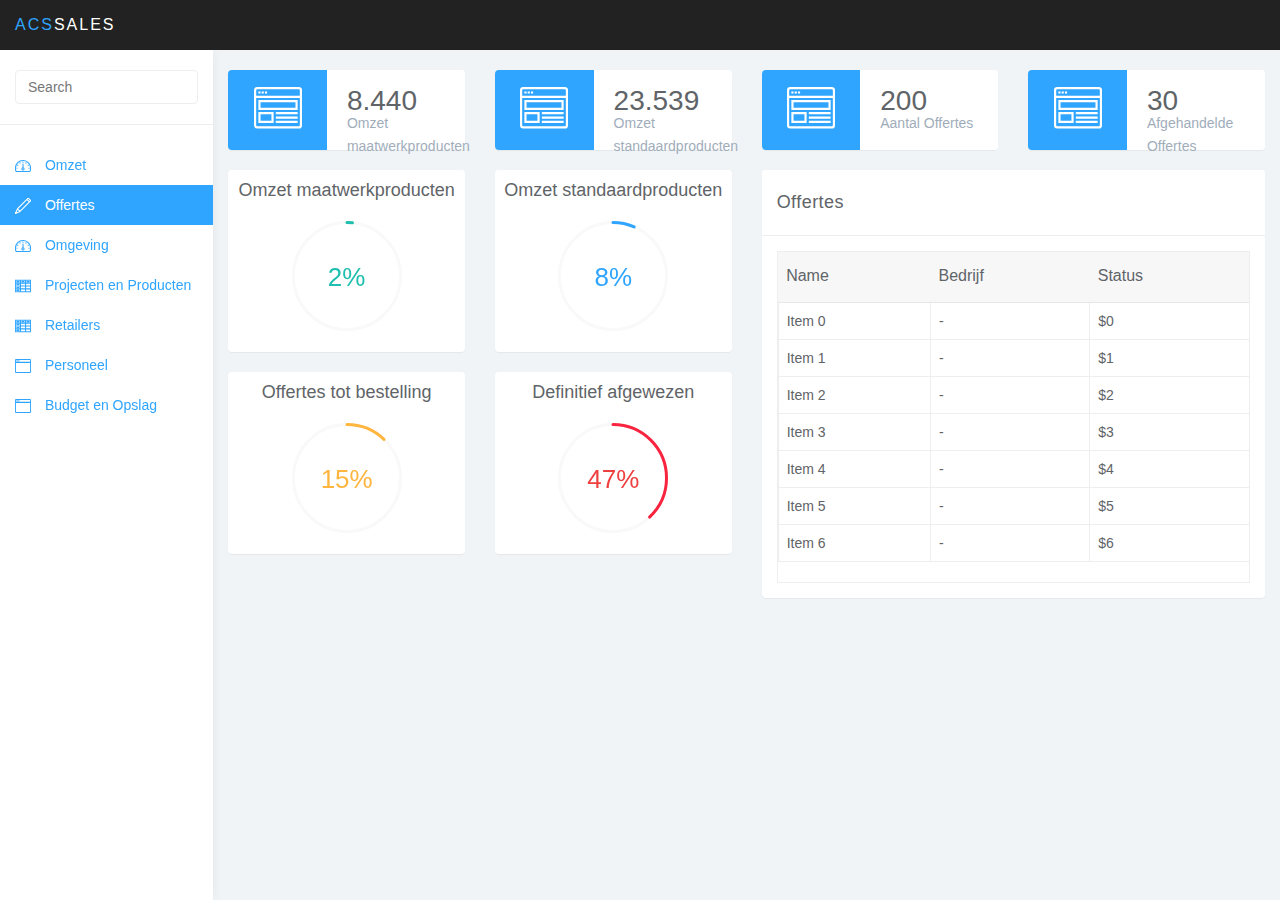
<file: onderhandelingen.html>
<!DOCTYPE html>
<html>
<head>
<meta charset="utf-8">
<meta name="viewport" content="width=device-width, initial-scale=1">
<title>Sales - Dashboard</title>

<link href="css/bootstrap.min.css" rel="stylesheet">
<link href="css/datepicker3.css" rel="stylesheet">
<link href="css/styles.css" rel="stylesheet">

<!--Icons-->
<script src="js/lumino.glyphs.js"></script>

<!--[if lt IE 9]>
<script src="js/html5shiv.js"></script>
<script src="js/respond.min.js"></script>
<![endif]-->

</head>

<body>
	<nav class="navbar navbar-inverse navbar-fixed-top" role="navigation">
		<div class="container-fluid">
			<div class="navbar-header">
				<button type="button" class="navbar-toggle collapsed" data-toggle="collapse" data-target="#sidebar-collapse">
					<span class="sr-only">Toggle navigation</span>
					<span class="icon-bar"></span>
					<span class="icon-bar"></span>
					<span class="icon-bar"></span>
				</button>
				<a class="navbar-brand" href="#"><span>ACS</span>Sales</a>
			</div>
							
		</div><!-- /.container-fluid -->
	</nav>
		
	<div id="sidebar-collapse" class="col-sm-3 col-lg-2 sidebar">
		<form role="search">
			<div class="form-group">
				<input type="text" class="form-control" placeholder="Search">
			</div>
		</form>
		<ul class="nav menu">
			<li><a href="index.html"><svg class="glyph stroked dashboard-dial"><use xlink:href="#stroked-dashboard-dial"></use></svg> Omzet</a></li>
			<li class="active"><a href="onderhandelingen.html"><svg class="glyph stroked pencil"><use xlink:href="#stroked-pencil"></use></svg> Offertes</a></li>
			<li><a href="omgeving.html"><svg class="glyph stroked dashboard-dial"><use xlink:href="#stroked-dashboard-dial"></use></svg> Omgeving</a></li>
			<li><a href="projecten_producten.html"><svg class="glyph stroked calendar"><use xlink:href="#stroked-table"></use></svg> Projecten en Producten</a></li>
			<li><a href="retailers.html"><svg class="glyph stroked calendar"><use xlink:href="#stroked-table"></use></svg> Retailers</a></li>
			<li><a href="personeel.html"><svg class="glyph stroked line-graph"><use xlink:href="#stroked-app-window"></use></svg> Personeel</a></li>
			<li><a href="opslag.html"><svg class="glyph stroked line-graph"><use xlink:href="#stroked-app-window"></use></svg> Budget en Opslag</a></li>
		</ul>

	</div><!--/.sidebar-->
		
	<div class="col-sm-9 col-sm-offset-3 col-lg-10 col-lg-offset-2 main">		
		<div class="row">
			<div class="col-xs-12 col-md-6 col-lg-3">
				<div class="panel panel-blue panel-widget ">
					<div class="row no-padding">
						<div class="col-sm-3 col-lg-5 widget-left">
							<svg class="glyph stroked bag"><use xlink:href="#stroked-app-window-with-content"></use></svg>
						</div>
						<div class="col-sm-9 col-lg-7 widget-right">
							<div class="large">8.440</div>
							<div class="text-muted">Omzet maatwerkproducten</div>
						</div>
					</div>
				</div>
			</div>
			<div class="col-xs-12 col-md-6 col-lg-3">
				<div class="panel panel-blue panel-widget">
					<div class="row no-padding">
						<div class="col-sm-3 col-lg-5 widget-left">
							<svg class="glyph stroked empty-message"><use xlink:href="#stroked-app-window-with-content"></use></svg>
						</div>
						<div class="col-sm-9 col-lg-7 widget-right">
							<div class="large">23.539</div>
							<div class="text-muted">Omzet standaardproducten</div>
						</div>
					</div>
				</div>
			</div>
			<div class="col-xs-12 col-md-6 col-lg-3">
				<div class="panel panel-blue panel-widget">
					<div class="row no-padding">
						<div class="col-sm-3 col-lg-5 widget-left">
							<svg class="glyph stroked male-user"><use xlink:href="#stroked-app-window-with-content"></use></svg>
						</div>
						<div class="col-sm-9 col-lg-7 widget-right">
							<div class="large">200</div>
							<div class="text-muted">Aantal Offertes</div>
						</div>
					</div>
				</div>
			</div>
			<div class="col-xs-12 col-md-6 col-lg-3">
				<div class="panel panel-blue panel-widget">
					<div class="row no-padding">
						<div class="col-sm-3 col-lg-5 widget-left">
							<svg class="glyph stroked app-window-with-content"><use xlink:href="#stroked-app-window-with-content"></use></svg>
						</div>
						<div class="col-sm-9 col-lg-7 widget-right">
							<div class="large">30</div>
							<div class="text-muted">Afgehandelde Offertes</div>
						</div>
					</div>
				</div>
			</div>
		</div><!--/.row-->
		
		<div class="row">
			<div class="col-md-6 noMargin2">
				<div class="col-xs-6 col-md-6">
					<div class="panel panel-default">
						<div class="panel-body easypiechart-panel">
							<h4>Omzet maatwerkproducten</h4>
							<div class="easypiechart" id="easypiechart-teal" data-percent="2" ><span class="percent">2%</span>
							</div>
						</div>
					</div>
				</div>
				<div class="col-xs-6 col-md-6">
					<div class="panel panel-default">
						<div class="panel-body easypiechart-panel">
							<h4>Omzet standaardproducten</h4>
							<div class="easypiechart" id="easypiechart-blue" data-percent="8" ><span class="percent">8%</span>
							</div>
						</div>
					</div>
				</div>
				<div class="col-xs-6 col-md-6">
					<div class="panel panel-default">
						<div class="panel-body easypiechart-panel">
							<h4>Offertes tot bestelling</h4>
							<div class="easypiechart" id="easypiechart-orange" data-percent="15" ><span class="percent">15%</span>
							</div>
						</div>
					</div>
				</div>
				<div class="col-xs-6 col-md-6">
					<div class="panel panel-default">
						<div class="panel-body easypiechart-panel">
							<h4>Definitief afgewezen</h4>
							<div class="easypiechart" id="easypiechart-red" data-percent="47" ><span class="percent">47%</span>
							</div>
						</div>
					</div>
				</div>
			</div>
			<div class="col-md-6">
				<div class="panel panel-default">
					<div class="panel-heading">Offertes</div>
					<div class="panel-body">
						<table data-toggle="table" id="table-style" data-url="tables/data2.json" data-row-style="rowStyle">
							<thead>
								<tr>
									<th data-field="name" >Name</th>
									<th data-field="bedrijf" >Bedrijf</th>
									<th data-field="price">Status</th>
								</tr>
							</thead>
							<tbody>
								<tr class="danger">
									<td data-field="name">ACS Hoofdgebouw Eindhoven</td>
									<td data-field="bedrijf">Philips</td>
									<td data-field="price">Afgewezen</td>
								</tr>
								<tr class="danger">
									<td data-field="name">ACS Healthcare Best</td>
									<td data-field="bedrijf">Philips</td>
									<td data-field="price">Afgewezen</td>
								</tr>
								<tr class="success">
									<td data-field="name">ACS Fabrikam Hoofdgebouw</td>
									<td data-field="bedrijf">Fabrikam</td>
									<td data-field="price">Geaccepteerd</td>
								</tr>
								<tr class="warning">
									<td data-field="name">ACS Avan 's-Hertogenbosch</td>
									<td data-field="bedrijf">Avans Hogescholen</td>
									<td data-field="price">Selectieproces</td>
								</tr>
								<tr>
									<td data-field="name">ACS HAS 's-Hertogenbosch</td>
									<td data-field="bedrijf">HAS Hogescholen</td>
									<td data-field="price">Voorstel</td>
								</tr>
								<tr>
									<td data-field="name">ACS Albert Heijn Bijlmer</td>
									<td data-field="bedrijf">Albert Heijn</td>
									<td data-field="price">Voorstel</td>
								</tr>
							</tbody>
						</table>
						<script>
							$(function () {
								$('#hover, #striped, #condensed').click(function () {
									var classes = 'table';
						
									if ($('#hover').prop('checked')) {
										classes += ' table-hover';
									}
									if ($('#condensed').prop('checked')) {
										classes += ' table-condensed';
									}
									$('#table-style').bootstrapTable('destroy')
										.bootstrapTable({
											classes: classes,
											striped: $('#striped').prop('checked')
										});
								});
							});
						</script>
					</div>
				</div>
			</div>
		</div><!--/.row-->
	</div>	<!--/.main-->

	<script src="js/jquery-1.11.1.min.js"></script>
	<script src="js/bootstrap.min.js"></script>
	<script src="js/chart.min.js"></script>
	<script src="js/chart-data.js"></script>
	<script src="js/easypiechart.js"></script>
	<script src="js/easypiechart-data.js"></script>
	<script src="js/bootstrap-datepicker.js"></script>
	<script src="js/bootstrap-table.js"></script>
	<script>
		$('#calendar').datepicker({
		});

		!function ($) {
		    $(document).on("click","ul.nav li.parent > a > span.icon", function(){          
		        $(this).find('em:first').toggleClass("glyphicon-minus");      
		    }); 
		    $(".sidebar span.icon").find('em:first').addClass("glyphicon-plus");
		}(window.jQuery);

		$(window).on('resize', function () {
		  if ($(window).width() > 768) $('#sidebar-collapse').collapse('show')
		})
		$(window).on('resize', function () {
		  if ($(window).width() <= 767) $('#sidebar-collapse').collapse('hide')
		})
	</script>	
</body>

</html>
</file>
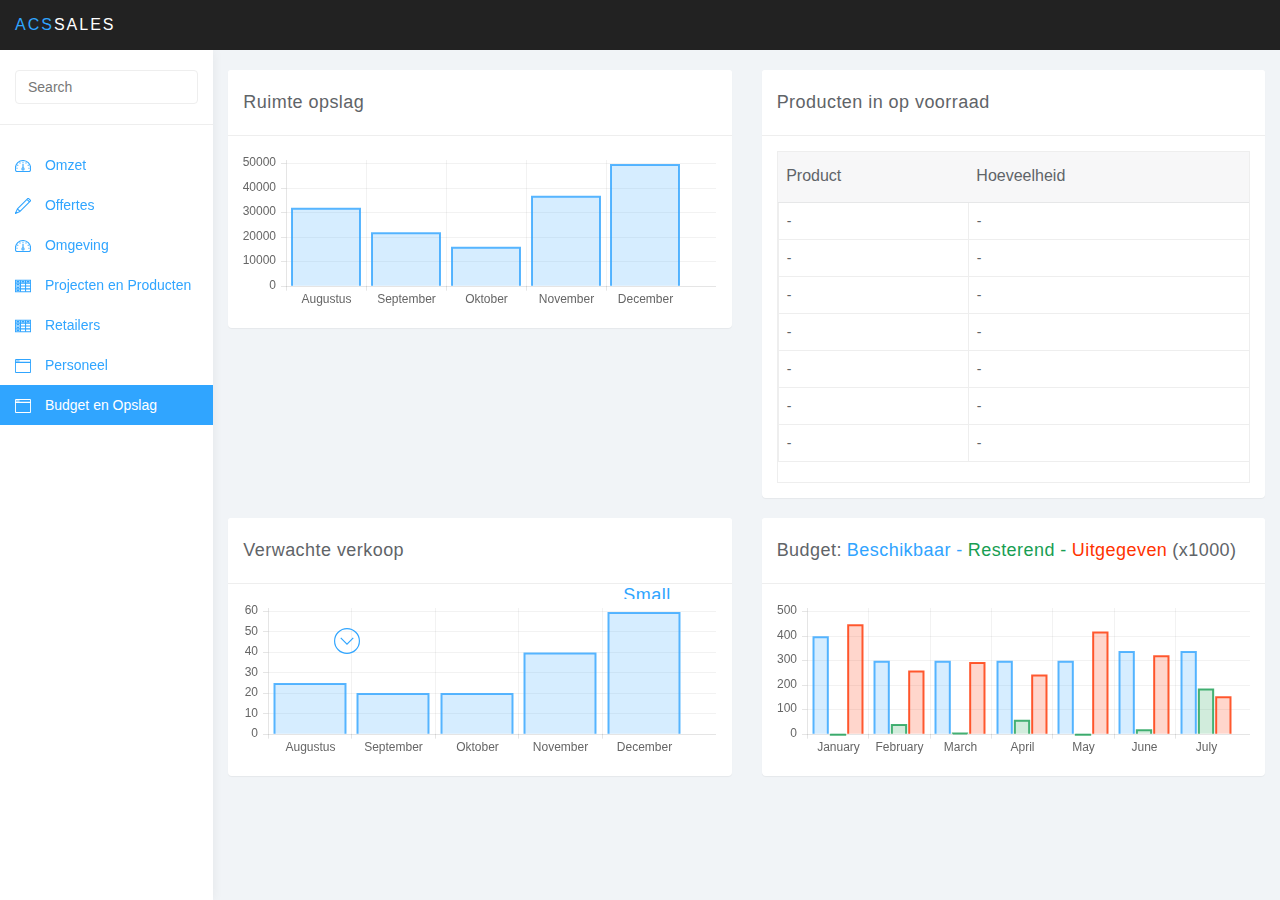
<file: opslag.html>
<!DOCTYPE html>
<html>
<head>
<meta charset="utf-8">
<meta name="viewport" content="width=device-width, initial-scale=1">
<title>Sales - Dashboard</title>

<link href="css/bootstrap.min.css" rel="stylesheet">
<link href="css/datepicker3.css" rel="stylesheet">
<link href="css/styles.css" rel="stylesheet">

<!--Icons-->
<script src="js/lumino.glyphs.js"></script>

<!--[if lt IE 9]>
<script src="js/html5shiv.js"></script>
<script src="js/respond.min.js"></script>
<![endif]-->

</head>

<body>
	<nav class="navbar navbar-inverse navbar-fixed-top" role="navigation">
		<div class="container-fluid">
			<div class="navbar-header">
				<button type="button" class="navbar-toggle collapsed" data-toggle="collapse" data-target="#sidebar-collapse">
					<span class="sr-only">Toggle navigation</span>
					<span class="icon-bar"></span>
					<span class="icon-bar"></span>
					<span class="icon-bar"></span>
				</button>
				<a class="navbar-brand" href="#"><span>ACS</span>Sales</a>
			</div>
							
		</div><!-- /.container-fluid -->
	</nav>
		
	<div id="sidebar-collapse" class="col-sm-3 col-lg-2 sidebar">
		<form role="search">
			<div class="form-group">
				<input type="text" class="form-control" placeholder="Search">
			</div>
		</form>
		<ul class="nav menu">
			<li><a href="index.html"><svg class="glyph stroked dashboard-dial"><use xlink:href="#stroked-dashboard-dial"></use></svg> Omzet</a></li>
			<li><a href="onderhandelingen.html"><svg class="glyph stroked pencil"><use xlink:href="#stroked-pencil"></use></svg> Offertes</a></li>
			<li><a href="omgeving.html"><svg class="glyph stroked dashboard-dial"><use xlink:href="#stroked-dashboard-dial"></use></svg> Omgeving</a></li>
			<li><a href="projecten_producten.html"><svg class="glyph stroked calendar"><use xlink:href="#stroked-table"></use></svg> Projecten en Producten</a></li>
			<li><a href="retailers.html"><svg class="glyph stroked calendar"><use xlink:href="#stroked-table"></use></svg> Retailers</a></li>
			<li><a href="personeel.html"><svg class="glyph stroked line-graph"><use xlink:href="#stroked-app-window"></use></svg> Personeel</a></li>
			<li class="active"><a href="opslag.html"><svg class="glyph stroked line-graph"><use xlink:href="#stroked-app-window"></use></svg> Budget en Opslag</a></li>
		</ul>
		
	</div><!--/.sidebar-->
		
	<div class="col-sm-9 col-sm-offset-3 col-lg-10 col-lg-offset-2 main">		
		<div class="row">
			<div class="col-lg-6">
				<div class="panel panel-default">
					<div class="panel-heading">Ruimte opslag</div>
					<div class="panel-body">
						<div class="canvas-wrapper">
							<canvas class="main-chart" id="bar3-chart" height="200" width="600"></canvas>
						</div>
					</div>
				</div>
			</div>
			<div class="col-lg-6">
				<div class="panel panel-default">
					<div class="panel-heading">Producten in op voorraad</div>
					<div class="panel-body">
						<table data-toggle="table" id="table-style" data-url="tables/data2.json" data-row-style="rowStyle">
							<thead>
									<tr>
										<th data-field="product" >Product</th>
										<th data-field="omzet" >Hoeveelheid</th>
									</tr>
								</thead>
								<tbody>
									<tr class="warning">
										<td data-field="product">Small Aircleaner</td>
										<td data-field="omzet">42</td>
									</tr>
									<tr>
										<td data-field="product">Large Aircleaner</td>
										<td data-field="omzet">423</td>
									</tr>
									<tr class="danger">
										<td data-field="product">Small Heather</td>
										<td data-field="omzet">0</td>
									</tr>
									<tr>
										<td data-field="product">Large Heather</td>
										<td data-field="omzet">320</td>
									</tr>
									<tr>
										<td data-field="product">Small AC</td>
										<td data-field="omzet">125</td>
									</tr>
									<tr>
										<td data-field="product">Large AC</td>
										<td data-field="omzet">254</td>
									</tr>
								</tbody>
						</table>
						<script>
							$(function () {
								$('#hover, #striped, #condensed').click(function () {
									var classes = 'table';
						
									if ($('#hover').prop('checked')) {
										classes += ' table-hover';
									}
									if ($('#condensed').prop('checked')) {
										classes += ' table-condensed';
									}
									$('#table-style').bootstrapTable('destroy')
										.bootstrapTable({
											classes: classes,
											striped: $('#striped').prop('checked')
										});
								});
							});
						</script>
					</div>
				</div>
			</div>
			<div class="col-lg-6">
				<div class="panel panel-default">
					<div class="panel-heading">Verwachte verkoop
						<a class="dropdownProducten2" href="#">
							<span data-toggle="collapse" href="#sub-item-1">Small Aircleaner <svg class="glyph stroked chevron-down"><use xlink:href="#stroked-chevron-down"></use></svg></span> 
						</a>
					</div>
					<div class="panel-body">
						<div class="canvas-wrapper">
							<canvas class="main-chart" id="bar4-chart" height="200" width="600"></canvas>
						</div>
					</div>
				</div>
			</div>
			<div class="col-lg-6">
				<div class="panel panel-default">
					<div class="panel-heading"><div class="greyLabel noMargin">Budget: </div><div class="blueLabel noMargin">Beschikbaar -</div><div class="greenLabel noMargin">Resterend -</div><div class="redLabel noMargin">Uitgegeven</div> (x1000)</div>
					<div class="panel-body">
						<div class="canvas-wrapper">
							<canvas class="main-chart" id="bar8-chart" height="200" width="600"></canvas>
						</div>
					</div>
				</div>
			</div>
		</div><!--/.row-->
	</div>	<!--/.main-->
		  

	<script src="js/jquery-1.11.1.min.js"></script>
	<script src="js/bootstrap.min.js"></script>
	<script src="js/chart.min.js"></script>
	<script src="js/chart-data.js"></script>
	<script src="js/easypiechart.js"></script>
	<script src="js/easypiechart-data.js"></script>
	<script src="js/bootstrap-datepicker.js"></script>
	<script src="js/bootstrap-table.js"></script>
	<script>
		$('#calendar').datepicker({
		});

		!function ($) {
		    $(document).on("click","ul.nav li.parent > a > span.icon", function(){          
		        $(this).find('em:first').toggleClass("glyphicon-minus");      
		    }); 
		    $(".sidebar span.icon").find('em:first').addClass("glyphicon-plus");
		}(window.jQuery);

		$(window).on('resize', function () {
		  if ($(window).width() > 768) $('#sidebar-collapse').collapse('show')
		})
		$(window).on('resize', function () {
		  if ($(window).width() <= 767) $('#sidebar-collapse').collapse('hide')
		})
	</script>	
</body>

</html>
</file>
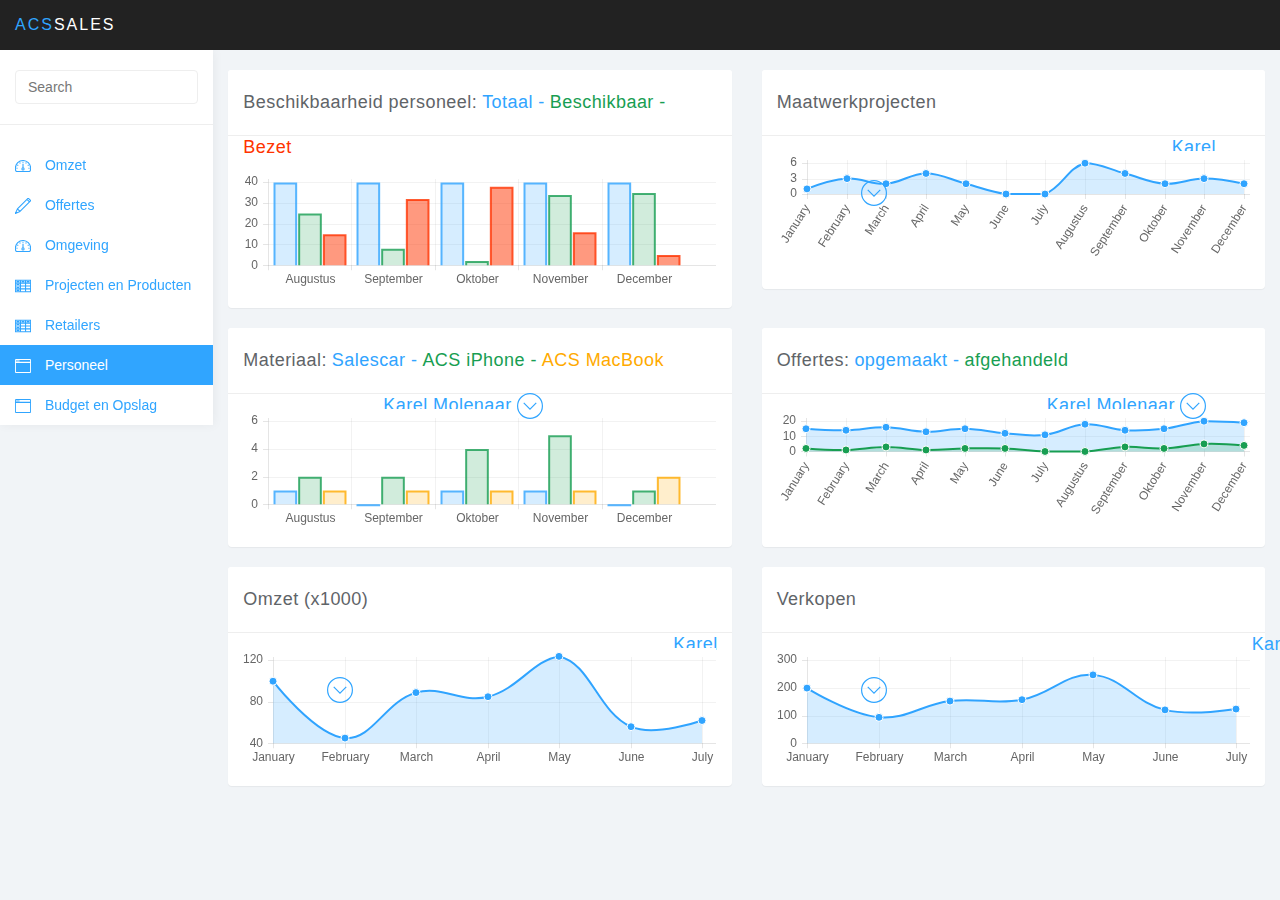
<file: personeel.html>
<!DOCTYPE html>
<html>
<head>
<meta charset="utf-8">
<meta name="viewport" content="width=device-width, initial-scale=1">
<title>Sales - Dashboard</title>

<link href="css/bootstrap.min.css" rel="stylesheet">
<link href="css/datepicker3.css" rel="stylesheet">
<link href="css/styles.css" rel="stylesheet">

<!--Icons-->
<script src="js/lumino.glyphs.js"></script>

<!--[if lt IE 9]>
<script src="js/html5shiv.js"></script>
<script src="js/respond.min.js"></script>
<![endif]-->

</head>

<body>
	<nav class="navbar navbar-inverse navbar-fixed-top" role="navigation">
		<div class="container-fluid">
			<div class="navbar-header">
				<button type="button" class="navbar-toggle collapsed" data-toggle="collapse" data-target="#sidebar-collapse">
					<span class="sr-only">Toggle navigation</span>
					<span class="icon-bar"></span>
					<span class="icon-bar"></span>
					<span class="icon-bar"></span>
				</button>
				<a class="navbar-brand" href="#"><span>ACS</span>Sales</a>
			</div>
							
		</div><!-- /.container-fluid -->
	</nav>
		
	<div id="sidebar-collapse" class="col-sm-3 col-lg-2 sidebar">
		<form role="search">
			<div class="form-group">
				<input type="text" class="form-control" placeholder="Search">
			</div>
		</form>
		<ul class="nav menu">
			<li><a href="index.html"><svg class="glyph stroked dashboard-dial"><use xlink:href="#stroked-dashboard-dial"></use></svg> Omzet</a></li>
			<li><a href="onderhandelingen.html"><svg class="glyph stroked pencil"><use xlink:href="#stroked-pencil"></use></svg> Offertes</a></li>
			<li><a href="omgeving.html"><svg class="glyph stroked dashboard-dial"><use xlink:href="#stroked-dashboard-dial"></use></svg> Omgeving</a></li>
			<li><a href="projecten_producten.html"><svg class="glyph stroked calendar"><use xlink:href="#stroked-table"></use></svg> Projecten en Producten</a></li>
			<li><a href="retailers.html"><svg class="glyph stroked calendar"><use xlink:href="#stroked-table"></use></svg> Retailers</a></li>
			<li class="active"><a href="personeel.html"><svg class="glyph stroked line-graph"><use xlink:href="#stroked-app-window"></use></svg> Personeel</a></li>
			<li><a href="opslag.html"><svg class="glyph stroked line-graph"><use xlink:href="#stroked-app-window"></use></svg> Budget en Opslag</a></li>
		</ul>
		
	</div><!--/.sidebar-->
		
	<div class="col-sm-9 col-sm-offset-3 col-lg-10 col-lg-offset-2 main">		
		<div class="row">
			<div class="col-lg-6">
				<div class="panel panel-default">
					<div class="panel-heading"><div class="greyLabel noMargin">Beschikbaarheid personeel: </div><div class="blueLabel noMargin">Totaal -</div><div class="greenLabel noMargin">Beschikbaar -</div><div class="redLabel noMargin">Bezet</div></div>
					<div class="panel-body">
						<div class="canvas-wrapper">
							<canvas class="main-chart" id="bar2-chart" height="150" width="600"></canvas>
						</div>
					</div>
				</div>
			</div>
			<div class="col-lg-6">
				<div class="panel panel-default">
					<div class="panel-heading">Maatwerkprojecten
							<a class="dropdownPersoneel" href="#">
								<span data-toggle="collapse" href="#sub-item-1">Karel Molenaar <svg class="glyph stroked chevron-down"><use xlink:href="#stroked-chevron-down"></use></svg></span> 
							</a>
					</div>
					<div class="panel-body">
						<div class="canvas-wrapper">
							<canvas class="main-chart" id="line5-chart" height="150" width="600"></canvas>
						</div>
					</div>
				</div>
			</div>
		</div><!--/.row-->
        <div class="row">
			<div class="col-lg-6">
				<div class="panel panel-default">
					<div class="panel-heading"><div class="greyLabel noMargin">Materiaal: </div><div class="blueLabel noMargin">Salescar -</div><div class="greenLabel noMargin">ACS iPhone -</div><div class="yellowLabel noMargin">ACS MacBook</div>
							<a class="dropdownPersoneel2" href="#">
								<span data-toggle="collapse" href="#sub-item-1">Karel Molenaar <svg class="glyph stroked chevron-down"><use xlink:href="#stroked-chevron-down"></use></svg></span> 
							</a>
					</div>
                    <div class="panel-body">
						<div class="canvas-wrapper">
							<canvas class="main-chart" id="bar7-chart" height="150" width="600"></canvas>
						</div>
					</div>
				</div>
			</div>
			<div class="col-lg-6">
				<div class="panel panel-default">
                    <div class="panel-heading"><div class="greyLabel noMargin">Offertes: </div><div class="blueLabel noMargin">opgemaakt -</div><div class="greenLabel noMargin">afgehandeld</div>
							<a class="dropdownPersoneel3" href="#">
								<span data-toggle="collapse" href="#sub-item-1">Karel Molenaar <svg class="glyph stroked chevron-down"><use xlink:href="#stroked-chevron-down"></use></svg></span> 
							</a>
					</div>
                    <div class="panel-body">
						<div class="canvas-wrapper">
							<canvas class="main-chart" id="line6-chart" height="150" width="600"></canvas>
						</div>
					</div>
				</div>
			</div>
		</div><!--/.row-->
        <div class="row">
			<div class="col-lg-6">
				<div class="panel panel-default">
					<div class="panel-heading">Omzet (x1000)
							<a class="dropdownPersoneel4" href="#">
								<span data-toggle="collapse" href="#sub-item-1">Karel Molenaar <svg class="glyph stroked chevron-down"><use xlink:href="#stroked-chevron-down"></use></svg></span> 
							</a>
					</div>
                    <div class="panel-body">
						<div class="canvas-wrapper">
							<canvas class="main-chart" id="line7-chart" height="150" width="600"></canvas>
						</div>
					</div>
				</div>
			</div>
			<div class="col-lg-6">
				<div class="panel panel-default">
                    <div class="panel-heading">Verkopen
                            <a class="dropdownPersoneel5" href="#">
								<span data-toggle="collapse" href="#sub-item-1">Karel Molenaar <svg class="glyph stroked chevron-down"><use xlink:href="#stroked-chevron-down"></use></svg></span> 
							</a>
					</div>
                    <div class="panel-body">
						<div class="canvas-wrapper">
							<canvas class="main-chart" id="line8-chart" height="150" width="600"></canvas>
						</div>
					</div>
				</div>
			</div>
		</div><!--/.row-->
	</div>	<!--/.main-->
		  

	<script src="js/jquery-1.11.1.min.js"></script>
	<script src="js/bootstrap.min.js"></script>
	<script src="js/chart.min.js"></script>
	<script src="js/chart-data.js"></script>
	<script src="js/easypiechart.js"></script>
	<script src="js/easypiechart-data.js"></script>
	<script src="js/bootstrap-datepicker.js"></script>
	<script src="js/bootstrap-table.js"></script>
	<script>
		$('#calendar').datepicker({
		});

		!function ($) {
		    $(document).on("click","ul.nav li.parent > a > span.icon", function(){          
		        $(this).find('em:first').toggleClass("glyphicon-minus");      
		    }); 
		    $(".sidebar span.icon").find('em:first').addClass("glyphicon-plus");
		}(window.jQuery);

		$(window).on('resize', function () {
		  if ($(window).width() > 768) $('#sidebar-collapse').collapse('show')
		})
		$(window).on('resize', function () {
		  if ($(window).width() <= 767) $('#sidebar-collapse').collapse('hide')
		})
	</script>	
</body>

</html>
</file>
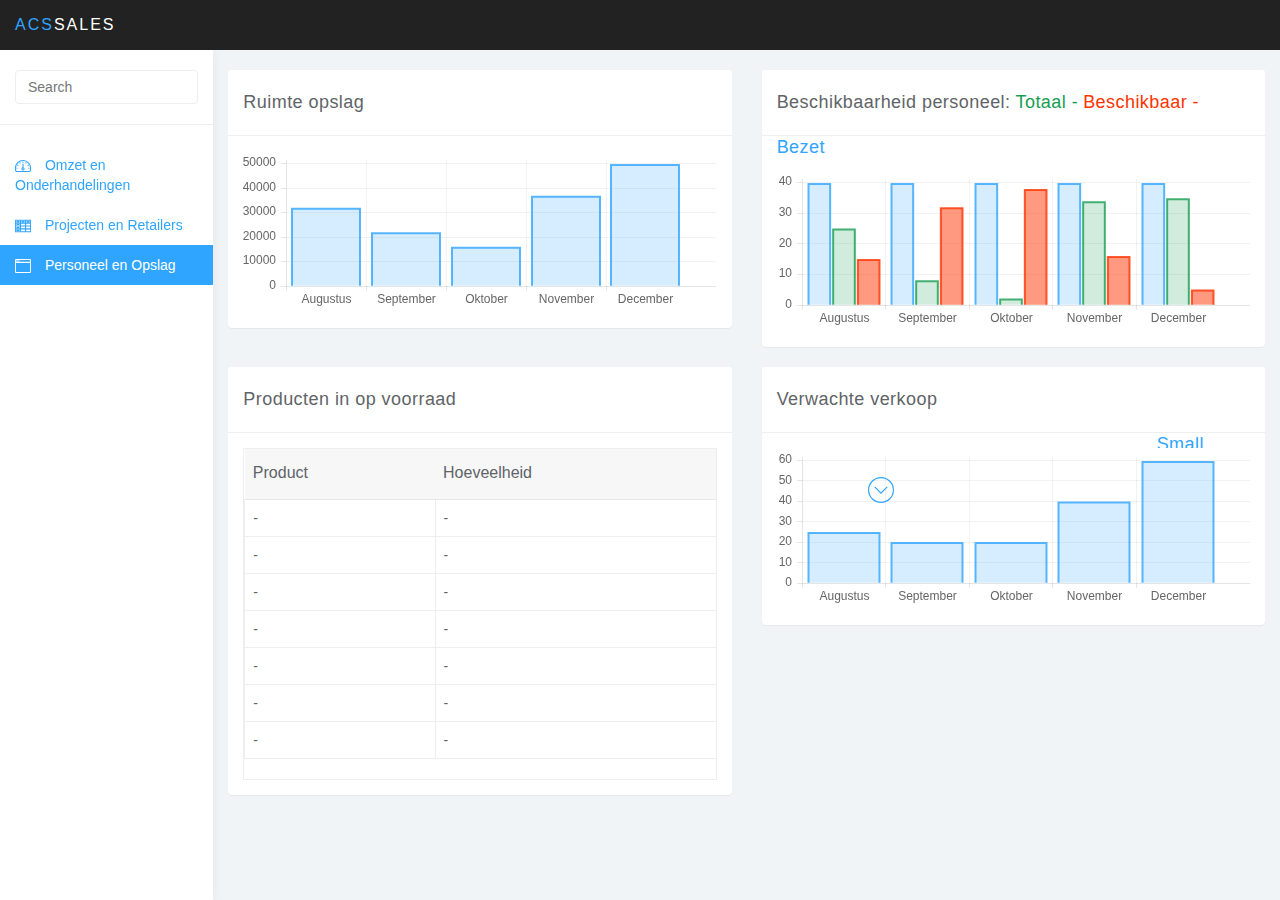
<file: personeel_opslag.html>
<!DOCTYPE html>
<html>
<head>
<meta charset="utf-8">
<meta name="viewport" content="width=device-width, initial-scale=1">
<title>Sales - Dashboard</title>

<link href="css/bootstrap.min.css" rel="stylesheet">
<link href="css/datepicker3.css" rel="stylesheet">
<link href="css/styles.css" rel="stylesheet">

<!--Icons-->
<script src="js/lumino.glyphs.js"></script>

<!--[if lt IE 9]>
<script src="js/html5shiv.js"></script>
<script src="js/respond.min.js"></script>
<![endif]-->

</head>

<body>
	<nav class="navbar navbar-inverse navbar-fixed-top" role="navigation">
		<div class="container-fluid">
			<div class="navbar-header">
				<button type="button" class="navbar-toggle collapsed" data-toggle="collapse" data-target="#sidebar-collapse">
					<span class="sr-only">Toggle navigation</span>
					<span class="icon-bar"></span>
					<span class="icon-bar"></span>
					<span class="icon-bar"></span>
				</button>
				<a class="navbar-brand" href="#"><span>ACS</span>Sales</a>
			</div>
							
		</div><!-- /.container-fluid -->
	</nav>
		
	<div id="sidebar-collapse" class="col-sm-3 col-lg-2 sidebar">
		<form role="search">
			<div class="form-group">
				<input type="text" class="form-control" placeholder="Search">
			</div>
		</form>
		<ul class="nav menu">
			<li><a href="index.html"><svg class="glyph stroked dashboard-dial"><use xlink:href="#stroked-dashboard-dial"></use></svg> Omzet en Onderhandelingen</a></li>
			<li><a href="product_retailers.html"><svg class="glyph stroked calendar"><use xlink:href="#stroked-table"></use></svg> Projecten en Retailers</a></li>
			<li class="active"><a href="personeel_opslag.html"><svg class="glyph stroked line-graph"><use xlink:href="#stroked-app-window"></use></svg> Personeel en Opslag</a></li>
		</ul>
		
	</div><!--/.sidebar-->
		
	<div class="col-sm-9 col-sm-offset-3 col-lg-10 col-lg-offset-2 main">		
		<div class="row">
			<div class="col-lg-6">
				<div class="panel panel-default">
					<div class="panel-heading">Ruimte opslag</div>
					<div class="panel-body">
						<div class="canvas-wrapper">
							<canvas class="main-chart" id="bar3-chart" height="200" width="600"></canvas>
						</div>
					</div>
				</div>
			</div>
			<div class="col-lg-6">
				<div class="panel panel-default">
					<div class="panel-heading"><div class="greyLabel noMargin">Beschikbaarheid personeel: </div><div class="greenLabel noMargin">Totaal -</div><div class="redLabel noMargin">Beschikbaar -</div><div class="blueLabel noMargin">Bezet</div></div>
					<div class="panel-body">
						<div class="canvas-wrapper">
							<canvas class="main-chart" id="bar2-chart" height="200" width="600"></canvas>
						</div>
					</div>
				</div>
			</div>
			<div class="col-lg-6">
				<div class="panel panel-default">
					<div class="panel-heading">Producten in op voorraad</div>
					<div class="panel-body">
						<table data-toggle="table" id="table-style" data-url="tables/data2.json" data-row-style="rowStyle">
							<thead>
									<tr>
										<th data-field="product" >Product</th>
										<th data-field="omzet" >Hoeveelheid</th>
									</tr>
								</thead>
								<tbody>
									<tr class="warning">
										<td data-field="product">Small Aircleaner</td>
										<td data-field="omzet">42</td>
									</tr>
									<tr>
										<td data-field="product">Large Aircleaner</td>
										<td data-field="omzet">423</td>
									</tr>
									<tr class="danger">
										<td data-field="product">Small Heather</td>
										<td data-field="omzet">0</td>
									</tr>
									<tr>
										<td data-field="product">Large Heather</td>
										<td data-field="omzet">320</td>
									</tr>
									<tr>
										<td data-field="product">Small AC</td>
										<td data-field="omzet">125</td>
									</tr>
									<tr>
										<td data-field="product">Large AC</td>
										<td data-field="omzet">254</td>
									</tr>
								</tbody>
						</table>
						<script>
							$(function () {
								$('#hover, #striped, #condensed').click(function () {
									var classes = 'table';
						
									if ($('#hover').prop('checked')) {
										classes += ' table-hover';
									}
									if ($('#condensed').prop('checked')) {
										classes += ' table-condensed';
									}
									$('#table-style').bootstrapTable('destroy')
										.bootstrapTable({
											classes: classes,
											striped: $('#striped').prop('checked')
										});
								});
							});
						</script>
					</div>
				</div>
			</div>
			<div class="col-lg-6">
				<div class="panel panel-default">
					<div class="panel-heading">Verwachte verkoop
						<a class="dropdownProducten2" href="#">
							<span data-toggle="collapse" href="#sub-item-1">Small Aircleaner <svg class="glyph stroked chevron-down"><use xlink:href="#stroked-chevron-down"></use></svg></span> 
						</a>
					</div>
					<div class="panel-body">
						<div class="canvas-wrapper">
							<canvas class="main-chart" id="bar4-chart" height="200" width="600"></canvas>
						</div>
					</div>
				</div>
			</div>
		</div><!--/.row-->
	</div>	<!--/.main-->
		  

	<script src="js/jquery-1.11.1.min.js"></script>
	<script src="js/bootstrap.min.js"></script>
	<script src="js/chart.min.js"></script>
	<script src="js/chart-data.js"></script>
	<script src="js/easypiechart.js"></script>
	<script src="js/easypiechart-data.js"></script>
	<script src="js/bootstrap-datepicker.js"></script>
	<script src="js/bootstrap-table.js"></script>
	<script>
		$('#calendar').datepicker({
		});

		!function ($) {
		    $(document).on("click","ul.nav li.parent > a > span.icon", function(){          
		        $(this).find('em:first').toggleClass("glyphicon-minus");      
		    }); 
		    $(".sidebar span.icon").find('em:first').addClass("glyphicon-plus");
		}(window.jQuery);

		$(window).on('resize', function () {
		  if ($(window).width() > 768) $('#sidebar-collapse').collapse('show')
		})
		$(window).on('resize', function () {
		  if ($(window).width() <= 767) $('#sidebar-collapse').collapse('hide')
		})
	</script>	
</body>

</html>
</file>
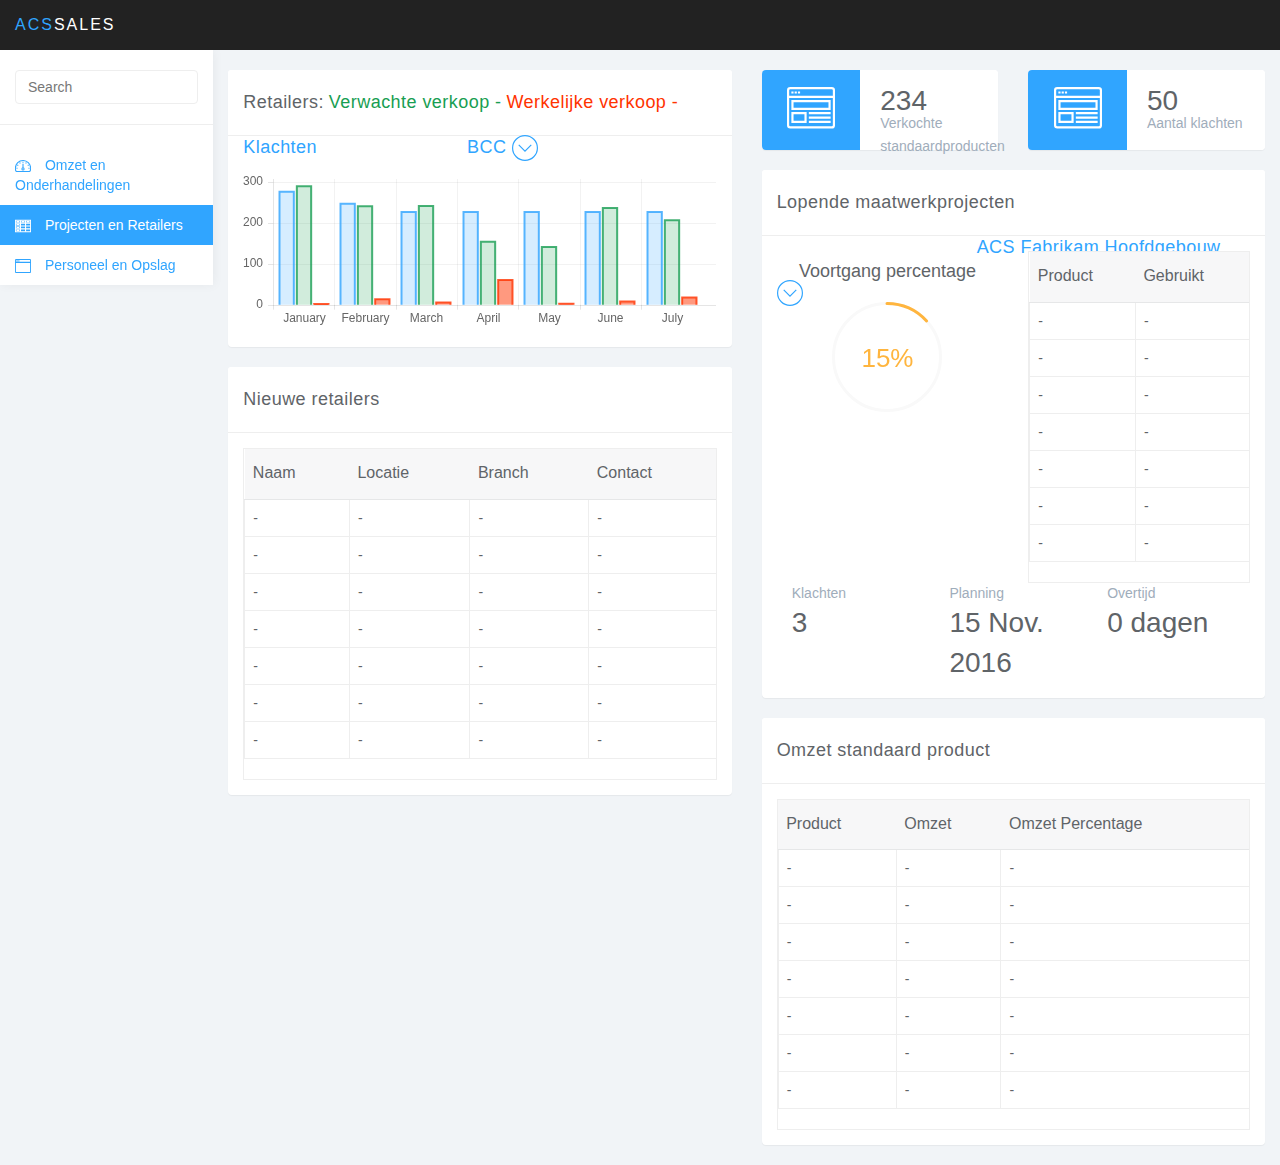
<file: product_retailers.html>
<!DOCTYPE html>
<html>
<head>
<meta charset="utf-8">
<meta name="viewport" content="width=device-width, initial-scale=1">
<title>Sales - Dashboard</title>

<link href="css/bootstrap.min.css" rel="stylesheet">
<link href="css/datepicker3.css" rel="stylesheet">
<link href="css/styles.css" rel="stylesheet">

<!--Icons-->
<script src="js/lumino.glyphs.js"></script>

<!--[if lt IE 9]>
<script src="js/html5shiv.js"></script>
<script src="js/respond.min.js"></script>
<![endif]-->

</head>

<body>
	<nav class="navbar navbar-inverse navbar-fixed-top" role="navigation">
		<div class="container-fluid">
			<div class="navbar-header">
				<button type="button" class="navbar-toggle collapsed" data-toggle="collapse" data-target="#sidebar-collapse">
					<span class="sr-only">Toggle navigation</span>
					<span class="icon-bar"></span>
					<span class="icon-bar"></span>
					<span class="icon-bar"></span>
				</button>
				<a class="navbar-brand" href="#"><span>ACS</span>Sales</a>
			</div>
							
		</div><!-- /.container-fluid -->
	</nav>
		
	<div id="sidebar-collapse" class="col-sm-3 col-lg-2 sidebar">
		<form role="search">
			<div class="form-group">
				<input type="text" class="form-control" placeholder="Search">
			</div>
		</form>
		<ul class="nav menu">
			<li><a href="index.html"><svg class="glyph stroked dashboard-dial"><use xlink:href="#stroked-dashboard-dial"></use></svg> Omzet en Onderhandelingen</a></li>
			<li class="active"><a href="product_retailers.html"><svg class="glyph stroked calendar"><use xlink:href="#stroked-table"></use></svg> Projecten en Retailers</a></li>
			<li><a href="personeel_opslag.html"><svg class="glyph stroked line-graph"><use xlink:href="#stroked-app-window"></use></svg> Personeel en Opslag</a></li>
		</ul>

	</div><!--/.sidebar-->
		
	<div class="col-sm-9 col-sm-offset-3 col-lg-10 col-lg-offset-2 main">		
		<div class="row">
			<div class="col-md-6 noMargin2">
				<div class="col-lg-12">
					<div class="panel panel-default">
						<div class="panel-heading"><div class="greyLabel noMargin">Retailers: </div><div class="greenLabel noMargin">Verwachte verkoop -</div><div class="redLabel noMargin">Werkelijke verkoop -</div><div class="blueLabel noMargin">Klachten</div>
								<a class="dropdownRetailers" href="#">
									<span data-toggle="collapse" href="#sub-item-1">BCC <svg class="glyph stroked chevron-down"><use xlink:href="#stroked-chevron-down"></use></svg></span> 
								</a>
						</div>
						<div class="panel-body">
							<div class="canvas-wrapper">
								<canvas class="main-chart" id="bar-chart" height="200" width="600"></canvas>
							</div>
						</div>
					</div>
				</div>
				<div class="col-md-12">
					<div class="panel panel-default">
						<div class="panel-heading">Nieuwe retailers</div>
						<div class="panel-body">
							<table data-toggle="table" id="table-style" data-url="tables/data2.json" data-row-style="rowStyle">
								<thead>
									<tr>
										<th data-field="naam" >Naam</th>
										<th data-field="locatie" >Locatie</th>
										<th data-field="branch">Branch</th>
										<th data-field="contact">Contact</th>
									</tr>
								</thead>
								<tbody>
									<tr>
										<td data-field="naam">BCC - Henry Kamers</td>
										<td data-field="locatie">Dordrecht</td>
										<td data-field="branch">Techniek</td>
										<td data-field="regeling">
											<span class="input-group-btn">
												<button class="btn btn-primary btn-md" id="btn-todo"><i class="glyphicon glyphicon-info-sign"></i></button>
											</span>
										</td>
									</tr>
									<tr>
										<td data-field="naam">Klavers Reparatie en Winkels</td>
										<td data-field="locatie">Eindhoven</td>
										<td data-field="branch">Techniek</td>
										<td data-field="regeling">
											<span class="input-group-btn">
												<button class="btn btn-primary btn-md" id="btn-todo"><i class="glyphicon glyphicon-info-sign"></i></button>
											</span>
										</td>
									</tr>
									<tr>
										<td data-field="naam">Huis Aan Huiskamer</td>
										<td data-field="locatie">Groningen</td>
										<td data-field="branch">Huishouden</td>
										<td data-field="regeling">
											<span class="input-group-btn">
												<button class="btn btn-primary btn-md" id="btn-todo"><i class="glyphicon glyphicon-info-sign"></i></button>
											</span>
										</td>
									</tr>
									<tr>
										<td data-field="naam">Winkels Swinkels</td>
										<td data-field="locatie">Heerhugowaard</td>
										<td data-field="branch">Airconditioning</td>
										<td data-field="regeling">
											<span class="input-group-btn">
												<button class="btn btn-primary btn-md" id="btn-todo"><i class="glyphicon glyphicon-info-sign"></i></button>
											</span>
										</td>
									</tr>
								</tbody>
							</table>
							<script>
								$(function () {
									$('#hover, #striped, #condensed').click(function () {
										var classes = 'table';
							
										if ($('#hover').prop('checked')) {
											classes += ' table-hover';
										}
										if ($('#condensed').prop('checked')) {
											classes += ' table-condensed';
										}
										$('#table-style').bootstrapTable('destroy')
											.bootstrapTable({
												classes: classes,
												striped: $('#striped').prop('checked')
											});
									});
								});
							</script>
						</div>
					</div>
				</div>
			</div>
			<div class="col-md-6 noMargin2">
				<div class="col-xs-12 col-md-6 col-lg-6">
					<div class="panel panel-blue panel-widget">
						<div class="row no-padding">
							<div class="col-sm-3 col-lg-5 widget-left">
								<svg class="glyph stroked empty-message"><use xlink:href="#stroked-app-window-with-content"></use></svg>
							</div>
							<div class="col-sm-9 col-lg-7 widget-right">
								<div class="large">234</div>
								<div class="text-muted">Verkochte standaardproducten</div>
							</div>
						</div>
					</div>
				</div>
				<div class="col-xs-12 col-md-6 col-lg-6">
					<div class="panel panel-blue panel-widget">
						<div class="row no-padding">
							<div class="col-sm-3 col-lg-5 widget-left">
								<svg class="glyph stroked male-user"><use xlink:href="#stroked-app-window-with-content"></use></svg>
							</div>
							<div class="col-sm-9 col-lg-7 widget-right">
								<div class="large">50</div>
								<div class="text-muted">Aantal klachten</div>
							</div>
						</div>
					</div>
				</div>
				<div class="col-lg-12">
					<div class="panel panel-default">
						<div class="panel-heading">Lopende maatwerkprojecten
							<a class="dropdownProjecten" href="#">
								<span data-toggle="collapse" href="#sub-item-1">ACS Fabrikam Hoofdgebouw <svg class="glyph stroked chevron-down"><use xlink:href="#stroked-chevron-down"></use></svg></span> 
							</a>
						</div>
						<div class="panel-body">
							<div class="row">
								<div class="col-xs-6 col-md-6">
									<div class="easypiechart-panel">
										<h4>Voortgang percentage</h4>
										<div class="easypiechart" id="easypiechart-orange" data-percent="15" ><span class="percent">15%</span>
										</div>
									</div>
								</div>
								<div class="col-xs-6 col-md-6">
									<table data-toggle="table" id="table-style" data-url="tables/data2.json" data-row-style="rowStyle">
										<thead>
											<tr>
												<th data-field="product" >Product</th>
												<th data-field="ammount" >Gebruikt</th>
											</tr>
										</thead>
										<tbody>
											<tr>
												<td data-field="product">Airco Cleaner</td>
												<td data-field="ammount">3</td>
											</tr>
											<tr>
												<td data-field="product">Heathing Cooler</td>
												<td data-field="ammount">6</td>
											</tr>
											<tr>
												<td data-field="product">Cooler Cleaner</td>
												<td data-field="ammount">1</td>
											</tr>
										</tbody>
									</table>
									<script>
										$(function () {
											$('#hover, #striped, #condensed').click(function () {
												var classes = 'table';
									
												if ($('#hover').prop('checked')) {
													classes += ' table-hover';
												}
												if ($('#condensed').prop('checked')) {
													classes += ' table-condensed';
												}
												$('#table-style').bootstrapTable('destroy')
													.bootstrapTable({
														classes: classes,
														striped: $('#striped').prop('checked')
													});
											});
										});
									</script>
								</div>
							</div>
							<div class="col-md-4">
								<div class="text-muted">Klachten</div>
								<div class="large">3</div>
							</div>
							<div class="col-md-4">
								<div class="text-muted">Planning</div>
								<div class="large">15 Nov. 2016</div>
							</div>
							<div class="col-md-4">
								<div class="text-muted">Overtijd</div>
								<div class="large">0 dagen</div>
							</div>
						</div>
					</div>
				</div>
				<div class="col-md-12">
					<div class="panel panel-default">
						<div class="panel-heading">Omzet standaard product</div>
						<div class="panel-body">
							<table data-toggle="table" id="table-style" data-url="tables/data2.json" data-row-style="rowStyle">
								<thead>
									<tr>
										<th data-field="product" >Product</th>
										<th data-field="omzet" >Omzet</th>
										<th data-field="omzetProcent">Omzet Percentage</th>
									</tr>
								</thead>
								<tbody>
									<tr class="warning">
										<td data-field="product">Small Aircleaner</td>
										<td data-field="omzet">110.000</td>
										<td data-field="retailers">15%</td>
									</tr>
									<tr class="success">
										<td data-field="product">Large Aircleaner</td>
										<td data-field="omzet">42.000</td>
										<td data-field="retailers">34%</td>
									</tr>
									<tr class="danger">
										<td data-field="product">Small Heather</td>
										<td data-field="omzet">13.000</td>
										<td data-field="retailers">1%</td>
									</tr>
									<tr class="success">
										<td data-field="product">Large Heather</td>
										<td data-field="omzet">800.000</td>
										<td data-field="retailers">45%</td>
									</tr>
									<tr class="success">
										<td data-field="product">Small AC</td>
										<td data-field="omzet">304.000</td>
										<td data-field="retailers">30%</td>
									</tr>
									<tr class="warning">
										<td data-field="product">Large AC</td>
										<td data-field="omzet">630.000</td>
										<td data-field="retailers">28%</td>
									</tr>
								</tbody>
							</table>
							<script>
								$(function () {
									$('#hover, #striped, #condensed').click(function () {
										var classes = 'table';
							
										if ($('#hover').prop('checked')) {
											classes += ' table-hover';
										}
										if ($('#condensed').prop('checked')) {
											classes += ' table-condensed';
										}
										$('#table-style').bootstrapTable('destroy')
											.bootstrapTable({
												classes: classes,
												striped: $('#striped').prop('checked')
											});
									});
								});
							</script>
						</div>
					</div>
				</div>
			</div>
		</div><!--/.row-->
		
		<div class="row">
			
		</div><!--/.row-->
	</div>	<!--/.main-->

	<script src="js/jquery-1.11.1.min.js"></script>
	<script src="js/bootstrap.min.js"></script>
	<script src="js/chart.min.js"></script>
	<script src="js/chart-data.js"></script>
	<script src="js/easypiechart.js"></script>
	<script src="js/easypiechart-data.js"></script>
	<script src="js/bootstrap-datepicker.js"></script>
	<script src="js/bootstrap-table.js"></script>
	<script>
		$('#calendar').datepicker({
		});

		!function ($) {
		    $(document).on("click","ul.nav li.parent > a > span.icon", function(){          
		        $(this).find('em:first').toggleClass("glyphicon-minus");      
		    }); 
		    $(".sidebar span.icon").find('em:first').addClass("glyphicon-plus");
		}(window.jQuery);

		$(window).on('resize', function () {
		  if ($(window).width() > 768) $('#sidebar-collapse').collapse('show')
		})
		$(window).on('resize', function () {
		  if ($(window).width() <= 767) $('#sidebar-collapse').collapse('hide')
		})
	</script>	
</body>

</html>
</file>
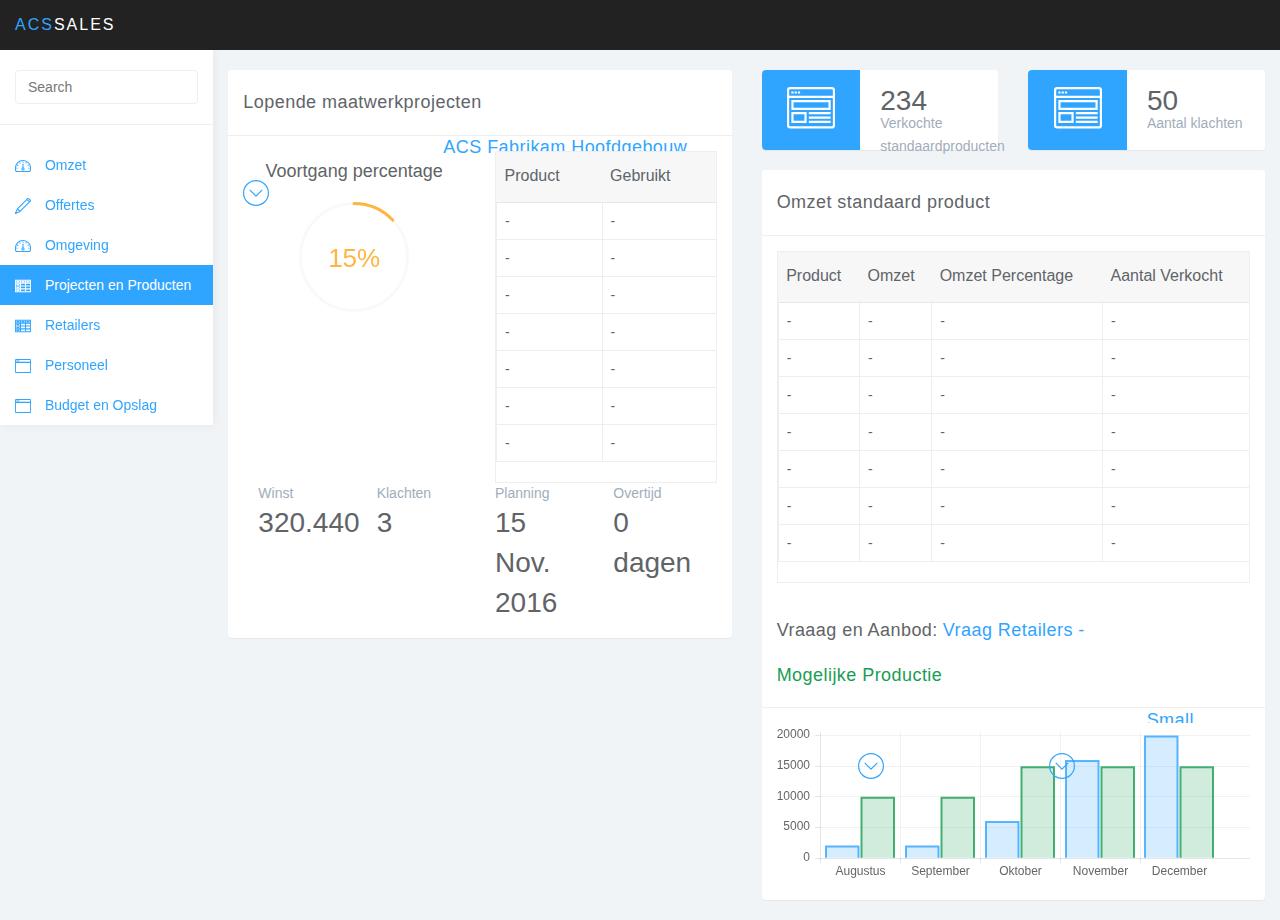
<file: projecten_producten.html>
<!DOCTYPE html>
<html>
<head>
<meta charset="utf-8">
<meta name="viewport" content="width=device-width, initial-scale=1">
<title>Sales - Dashboard</title>

<link href="css/bootstrap.min.css" rel="stylesheet">
<link href="css/datepicker3.css" rel="stylesheet">
<link href="css/styles.css" rel="stylesheet">

<!--Icons-->
<script src="js/lumino.glyphs.js"></script>

<!--[if lt IE 9]>
<script src="js/html5shiv.js"></script>
<script src="js/respond.min.js"></script>
<![endif]-->

</head>

<body>
	<nav class="navbar navbar-inverse navbar-fixed-top" role="navigation">
		<div class="container-fluid">
			<div class="navbar-header">
				<button type="button" class="navbar-toggle collapsed" data-toggle="collapse" data-target="#sidebar-collapse">
					<span class="sr-only">Toggle navigation</span>
					<span class="icon-bar"></span>
					<span class="icon-bar"></span>
					<span class="icon-bar"></span>
				</button>
				<a class="navbar-brand" href="#"><span>ACS</span>Sales</a>
			</div>
							
		</div><!-- /.container-fluid -->
	</nav>
		
	<div id="sidebar-collapse" class="col-sm-3 col-lg-2 sidebar">
		<form role="search">
			<div class="form-group">
				<input type="text" class="form-control" placeholder="Search">
			</div>
		</form>
		<ul class="nav menu">
			<li><a href="index.html"><svg class="glyph stroked dashboard-dial"><use xlink:href="#stroked-dashboard-dial"></use></svg> Omzet</a></li>
			<li><a href="onderhandelingen.html"><svg class="glyph stroked pencil"><use xlink:href="#stroked-pencil"></use></svg> Offertes</a></li>
			<li><a href="omgeving.html"><svg class="glyph stroked dashboard-dial"><use xlink:href="#stroked-dashboard-dial"></use></svg> Omgeving</a></li>
			<li class="active"><a href="projecten_producten.html"><svg class="glyph stroked calendar"><use xlink:href="#stroked-table"></use></svg> Projecten en Producten</a></li>
			<li><a href="retailers.html"><svg class="glyph stroked calendar"><use xlink:href="#stroked-table"></use></svg> Retailers</a></li>
			<li><a href="personeel.html"><svg class="glyph stroked line-graph"><use xlink:href="#stroked-app-window"></use></svg> Personeel</a></li>
			<li><a href="opslag.html"><svg class="glyph stroked line-graph"><use xlink:href="#stroked-app-window"></use></svg> Budget en Opslag</a></li>
		</ul>

	</div><!--/.sidebar-->
		
	<div class="col-sm-9 col-sm-offset-3 col-lg-10 col-lg-offset-2 main">		
		<div class="row">
			<div class="col-md-6 noMargin2">
				<div class="col-lg-12">
					<div class="panel panel-default">
						<div class="panel-heading">Lopende maatwerkprojecten
							<a class="dropdownProjecten" href="#">
								<span data-toggle="collapse" href="#sub-item-1">ACS Fabrikam Hoofdgebouw <svg class="glyph stroked chevron-down"><use xlink:href="#stroked-chevron-down"></use></svg></span> 
							</a>
						</div>
						<div class="panel-body">
							<div class="row">
								<div class="col-xs-6 col-md-6">
									<div class="easypiechart-panel">
										<h4>Voortgang percentage</h4>
										<div class="easypiechart" id="easypiechart-orange" data-percent="15" ><span class="percent">15%</span>
										</div>
									</div>
								</div>
								<div class="col-xs-6 col-md-6">
									<table data-toggle="table" id="table-style" data-url="tables/data2.json" data-row-style="rowStyle">
										<thead>
											<tr>
												<th data-field="product" >Product</th>
												<th data-field="ammount" >Gebruikt</th>
											</tr>
										</thead>
										<tbody>
											<tr>
												<td data-field="product">Airco Cleaner</td>
												<td data-field="ammount">3</td>
											</tr>
											<tr>
												<td data-field="product">Heathing Cooler</td>
												<td data-field="ammount">6</td>
											</tr>
											<tr>
												<td data-field="product">Cooler Cleaner</td>
												<td data-field="ammount">1</td>
											</tr>
										</tbody>
									</table>
									<script>
										$(function () {
											$('#hover, #striped, #condensed').click(function () {
												var classes = 'table';
									
												if ($('#hover').prop('checked')) {
													classes += ' table-hover';
												}
												if ($('#condensed').prop('checked')) {
													classes += ' table-condensed';
												}
												$('#table-style').bootstrapTable('destroy')
													.bootstrapTable({
														classes: classes,
														striped: $('#striped').prop('checked')
													});
											});
										});
									</script>
								</div>
							</div>
							<div class="col-md-3">
								<div class="text-muted">Winst</div>
								<div class="large">320.440</div>
							</div>
							<div class="col-md-3">
								<div class="text-muted">Klachten</div>
								<div class="large">3</div>
							</div>
							<div class="col-md-3">
								<div class="text-muted">Planning</div>
								<div class="large">15 Nov. 2016</div>
							</div>
							<div class="col-md-3">
								<div class="text-muted">Overtijd</div>
								<div class="large">0 dagen</div>
							</div>
						</div>
					</div>
				</div>
			</div>
			<div class="col-md-6 noMargin2">
				<div class="col-xs-12 col-md-6 col-lg-6">
					<div class="panel panel-blue panel-widget">
						<div class="row no-padding">
							<div class="col-sm-3 col-lg-5 widget-left">
								<svg class="glyph stroked empty-message"><use xlink:href="#stroked-app-window-with-content"></use></svg>
							</div>
							<div class="col-sm-9 col-lg-7 widget-right">
								<div class="large">234</div>
								<div class="text-muted">Verkochte standaardproducten</div>
							</div>
						</div>
					</div>
				</div>
				<div class="col-xs-12 col-md-6 col-lg-6">
					<div class="panel panel-blue panel-widget">
						<div class="row no-padding">
							<div class="col-sm-3 col-lg-5 widget-left">
								<svg class="glyph stroked male-user"><use xlink:href="#stroked-app-window-with-content"></use></svg>
							</div>
							<div class="col-sm-9 col-lg-7 widget-right">
								<div class="large">50</div>
								<div class="text-muted">Aantal klachten</div>
							</div>
						</div>
					</div>
				</div>
				<div class="col-md-12">
					<div class="panel panel-default">
						<div class="panel-heading">Omzet standaard product</div>
						<div class="panel-body">
							<table data-toggle="table" id="table-style" data-url="tables/data2.json" data-row-style="rowStyle">
								<thead>
									<tr>
										<th data-field="product" >Product</th>
										<th data-field="omzet" >Omzet</th>
										<th data-field="omzetProcent">Omzet Percentage</th>
										<th data-field="aantal">Aantal Verkocht</th>
									</tr>
								</thead>
								<tbody>
									<tr class="warning">
										<td data-field="product">Small Aircleaner</td>
										<td data-field="omzet">110.000</td>
										<td data-field="retailers">15%</td>
										<td data-field="aantal">2.500</td>
									</tr>
									<tr class="success">
										<td data-field="product">Large Aircleaner</td>
										<td data-field="omzet">42.000</td>
										<td data-field="retailers">34%</td>
										<td data-field="aantal">340</td>
									</tr>
									<tr class="danger">
										<td data-field="product">Small Heather</td>
										<td data-field="omzet">13.000</td>
										<td data-field="retailers">1%</td>
										<td data-field="aantal">2.000</td>
									</tr>
									<tr class="success">
										<td data-field="product">Large Heather</td>
										<td data-field="omzet">800.000</td>
										<td data-field="retailers">45%</td>
										<td data-field="aantal">15.045</td>
									</tr>
									<tr class="success">
										<td data-field="product">Small AC</td>
										<td data-field="omzet">304.000</td>
										<td data-field="retailers">30%</td>
										<td data-field="aantal">6.532</td>
									</tr>
									<tr class="warning">
										<td data-field="product">Large AC</td>
										<td data-field="omzet">630.000</td>
										<td data-field="retailers">28%</td>
										<td data-field="aantal">4.232</td>
									</tr>
								</tbody>
							</table>
							<script>
								$(function () {
									$('#hover, #striped, #condensed').click(function () {
										var classes = 'table';
							
										if ($('#hover').prop('checked')) {
											classes += ' table-hover';
										}
										if ($('#condensed').prop('checked')) {
											classes += ' table-condensed';
										}
										$('#table-style').bootstrapTable('destroy')
											.bootstrapTable({
												classes: classes,
												striped: $('#striped').prop('checked')
											});
									});
								});
							</script>
						</div>
						<div class="panel-heading biggerHeading"><div class="greyLabel noMargin">Vraaag en Aanbod: </div><div class="blueLabel noMargin">Vraag Retailers -</div><div class="greenLabel noMargin">Mogelijke Productie</div>
							</br>
							<a class="dropdownRegio" href="#">
								<span data-toggle="collapse" href="#sub-item-1">Small Heathing <svg class="glyph stroked chevron-down"><use xlink:href="#stroked-chevron-down"></use></svg></span> 
							</a>
							<a href="#">
								<span data-toggle="collapse" href="#sub-item-1">Regio Eindhoven <svg class="glyph stroked chevron-down"><use xlink:href="#stroked-chevron-down"></use></svg></span> 
							</a>
						</div>
						<div class="panel-body">
							<div class="canvas-wrapper">
								<canvas class="main-chart" id="bar9-chart" height="200" width="600"></canvas>
							</div>
						</div>
					</div>
				</div>
			</div>
		</div><!--/.row-->
		
		<div class="row">
			
		</div><!--/.row-->
	</div>	<!--/.main-->

	<script src="js/jquery-1.11.1.min.js"></script>
	<script src="js/bootstrap.min.js"></script>
	<script src="js/chart.min.js"></script>
	<script src="js/chart-data.js"></script>
	<script src="js/easypiechart.js"></script>
	<script src="js/easypiechart-data.js"></script>
	<script src="js/bootstrap-datepicker.js"></script>
	<script src="js/bootstrap-table.js"></script>
	<script>
		$('#calendar').datepicker({
		});

		!function ($) {
		    $(document).on("click","ul.nav li.parent > a > span.icon", function(){          
		        $(this).find('em:first').toggleClass("glyphicon-minus");      
		    }); 
		    $(".sidebar span.icon").find('em:first').addClass("glyphicon-plus");
		}(window.jQuery);

		$(window).on('resize', function () {
		  if ($(window).width() > 768) $('#sidebar-collapse').collapse('show')
		})
		$(window).on('resize', function () {
		  if ($(window).width() <= 767) $('#sidebar-collapse').collapse('hide')
		})
	</script>	
</body>

</html>
</file>
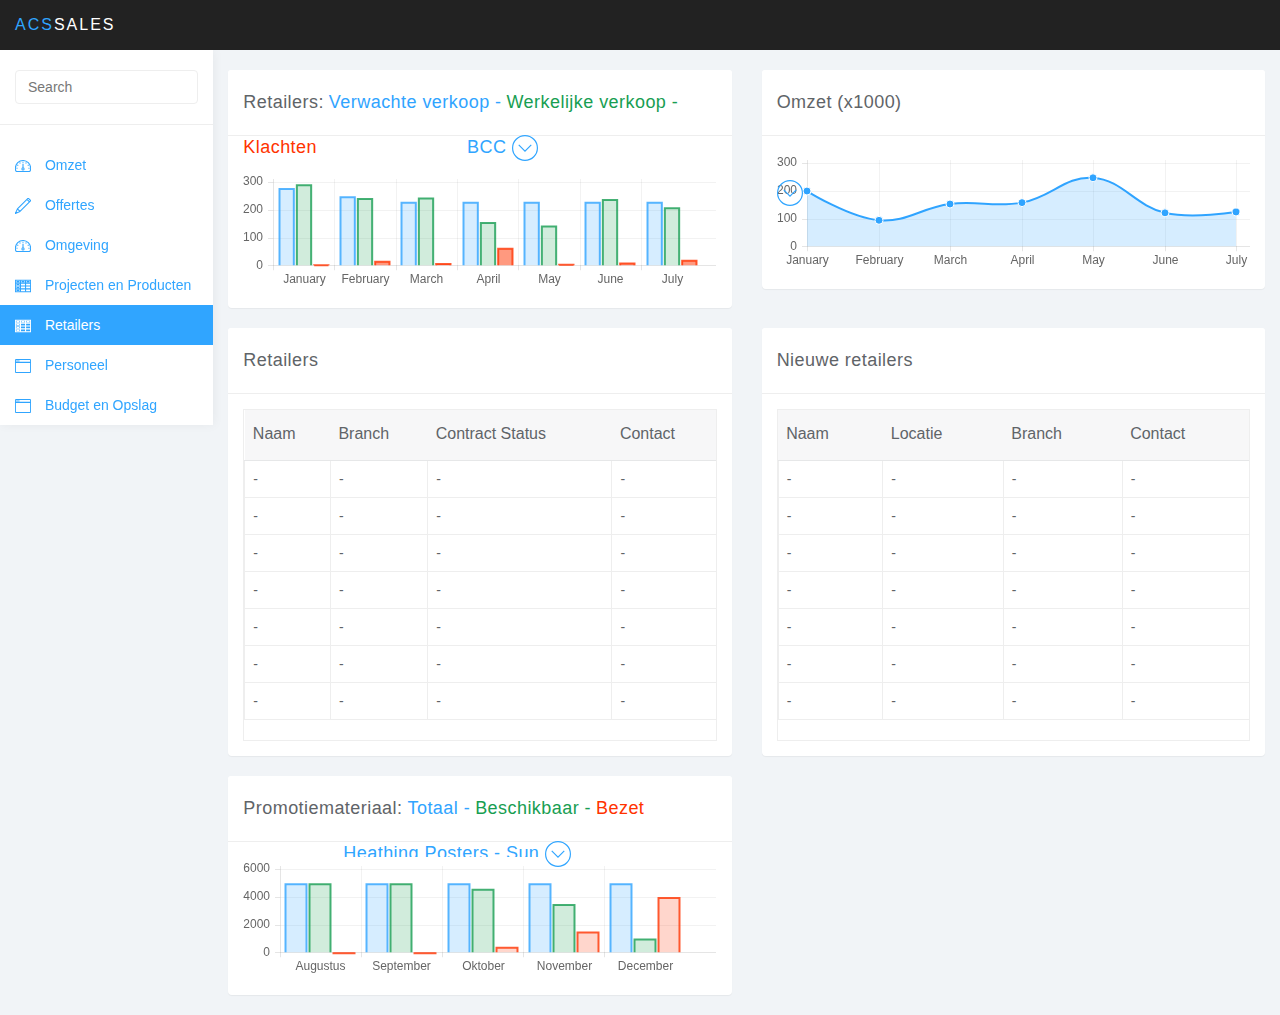
<file: retailers.html>
<!DOCTYPE html>
<html>
<head>
<meta charset="utf-8">
<meta name="viewport" content="width=device-width, initial-scale=1">
<title>Sales - Dashboard</title>

<link href="css/bootstrap.min.css" rel="stylesheet">
<link href="css/datepicker3.css" rel="stylesheet">
<link href="css/styles.css" rel="stylesheet">

<!--Icons-->
<script src="js/lumino.glyphs.js"></script>

<!--[if lt IE 9]>
<script src="js/html5shiv.js"></script>
<script src="js/respond.min.js"></script>
<![endif]-->

</head>

<body>
	<nav class="navbar navbar-inverse navbar-fixed-top" role="navigation">
		<div class="container-fluid">
			<div class="navbar-header">
				<button type="button" class="navbar-toggle collapsed" data-toggle="collapse" data-target="#sidebar-collapse">
					<span class="sr-only">Toggle navigation</span>
					<span class="icon-bar"></span>
					<span class="icon-bar"></span>
					<span class="icon-bar"></span>
				</button>
				<a class="navbar-brand" href="#"><span>ACS</span>Sales</a>
			</div>
							
		</div><!-- /.container-fluid -->
	</nav>
		
	<div id="sidebar-collapse" class="col-sm-3 col-lg-2 sidebar">
		<form role="search">
			<div class="form-group">
				<input type="text" class="form-control" placeholder="Search">
			</div>
		</form>
		<ul class="nav menu">
			<li><a href="index.html"><svg class="glyph stroked dashboard-dial"><use xlink:href="#stroked-dashboard-dial"></use></svg> Omzet</a></li>
			<li><a href="onderhandelingen.html"><svg class="glyph stroked pencil"><use xlink:href="#stroked-pencil"></use></svg> Offertes</a></li>
			<li><a href="omgeving.html"><svg class="glyph stroked dashboard-dial"><use xlink:href="#stroked-dashboard-dial"></use></svg> Omgeving</a></li>
			<li><a href="projecten_producten.html"><svg class="glyph stroked calendar"><use xlink:href="#stroked-table"></use></svg> Projecten en Producten</a></li>
			<li class="active"><a href="retailers.html"><svg class="glyph stroked calendar"><use xlink:href="#stroked-table"></use></svg> Retailers</a></li>
			<li><a href="personeel.html"><svg class="glyph stroked line-graph"><use xlink:href="#stroked-app-window"></use></svg> Personeel</a></li>
			<li><a href="opslag.html"><svg class="glyph stroked line-graph"><use xlink:href="#stroked-app-window"></use></svg> Budget en Opslag</a></li>
		</ul>

	</div><!--/.sidebar-->
		
	<div class="col-sm-9 col-sm-offset-3 col-lg-10 col-lg-offset-2 main">		
		<div class="row">
			<div class="col-lg-6">
				<div class="panel panel-default">
					<div class="panel-heading"><div class="greyLabel noMargin">Retailers: </div><div class="blueLabel noMargin">Verwachte verkoop -</div><div class="greenLabel noMargin">Werkelijke verkoop -</div><div class="redLabel noMargin">Klachten</div>
							<a class="dropdownRetailers" href="#">
								<span data-toggle="collapse" href="#sub-item-1">BCC <svg class="glyph stroked chevron-down"><use xlink:href="#stroked-chevron-down"></use></svg></span> 
							</a>
					</div>
					<div class="panel-body">
						<div class="canvas-wrapper">
							<canvas class="main-chart" id="bar-chart" height="150" width="600"></canvas>
						</div>
					</div>
				</div>
			</div>
			<div class="col-lg-6">
				<div class="panel panel-default">
                    <div class="panel-heading">Omzet (x1000)
                            <a class="dropdownRetailers2" href="#">
								<span data-toggle="collapse" href="#sub-item-1">BCC <svg class="glyph stroked chevron-down"><use xlink:href="#stroked-chevron-down"></use></svg></span> 
							</a>
					</div>
                    <div class="panel-body">
						<div class="canvas-wrapper">
							<canvas class="main-chart" id="line8-chart" height="150" width="600"></canvas>
						</div>
					</div>
				</div>
			</div>
		</div><!--/.row-->

		<div class="row">
			<div class="col-md-6">
				<div class="panel panel-default">
					<div class="panel-heading">Retailers</div>
					<div class="panel-body">
						<table data-toggle="table" id="table-style" data-url="tables/data2.json" data-row-style="rowStyle">
							<thead>
								<tr>
									<th data-field="naam" >Naam</th>
									<th data-field="branch">Branch</th>
									<th data-field="contract">Contract Status</th>
									<th data-field="contact">Contact</th>
								</tr>
							</thead>
							<tbody>
								<tr>
									<td data-field="naam">BCC - Harry Kamers</td>
									<td data-field="branch">Techniek</td>
									<td data-field="contract">Actief</td>
									<td data-field="contact">
										<span class="input-group-btn">
											<button class="btn btn-primary btn-md" id="btn-todo"><i class="glyphicon glyphicon-info-sign"></i></button>
										</span>
									</td>
								</tr>
								<tr>
									<td data-field="naam">Klovers Winkels en Reparatie</td>
									<td data-field="branch">Techniek</td>
									<td data-field="contract">Actief</td>
									<td data-field="contact">
										<span class="input-group-btn">
											<button class="btn btn-primary btn-md" id="btn-todo"><i class="glyphicon glyphicon-info-sign"></i></button>
										</span>
									</td>
								</tr>
								<tr class="warning">
									<td data-field="naam">Hoes Aan Hoeskamer</td>
									<td data-field="branch">Huishouden</td>
									<td data-field="contract">Passief</td>
									<td data-field="contact">
										<span class="input-group-btn">
											<button class="btn btn-primary btn-md" id="btn-todo"><i class="glyphicon glyphicon-info-sign"></i></button>
										</span>
									</td>
								</tr>
								<tr class="success">
									<td data-field="naam">Winkels Swinkels</td>
									<td data-field="branch">Airconditioning</td>
									<td data-field="contract">Ready</td>
									<td data-field="contact">
										<span class="input-group-btn">
											<button class="btn btn-primary btn-md" id="btn-todo"><i class="glyphicon glyphicon-info-sign"></i></button>
										</span>
									</td>
								</tr>
							</tbody>
						</table>
						<script>
							$(function () {
								$('#hover, #striped, #condensed').click(function () {
									var classes = 'table';
						
									if ($('#hover').prop('checked')) {
										classes += ' table-hover';
									}
									if ($('#condensed').prop('checked')) {
										classes += ' table-condensed';
									}
									$('#table-style').bootstrapTable('destroy')
										.bootstrapTable({
											classes: classes,
											striped: $('#striped').prop('checked')
										});
								});
							});
						</script>
					</div>
				</div>
			</div>
			<div class="col-md-6">
				<div class="panel panel-default">
					<div class="panel-heading">Nieuwe retailers</div>
					<div class="panel-body">
						<table data-toggle="table" id="table-style" data-url="tables/data2.json" data-row-style="rowStyle">
							<thead>
								<tr>
									<th data-field="naam" >Naam</th>
									<th data-field="locatie" >Locatie</th>
									<th data-field="branch">Branch</th>
									<th data-field="contact">Contact</th>
								</tr>
							</thead>
							<tbody>
								<tr>
									<td data-field="naam">BCC - Henry Kamers</td>
									<td data-field="locatie">Dordrecht</td>
									<td data-field="branch">Techniek</td>
									<td data-field="regeling">
										<span class="input-group-btn">
											<button class="btn btn-primary btn-md" id="btn-todo"><i class="glyphicon glyphicon-info-sign"></i></button>
										</span>
									</td>
								</tr>
								<tr>
									<td data-field="naam">Klavers Reparatie en Winkels</td>
									<td data-field="locatie">Eindhoven</td>
									<td data-field="branch">Techniek</td>
									<td data-field="regeling">
										<span class="input-group-btn">
											<button class="btn btn-primary btn-md" id="btn-todo"><i class="glyphicon glyphicon-info-sign"></i></button>
										</span>
									</td>
								</tr>
								<tr>
									<td data-field="naam">Huis Aan Huiskamer</td>
									<td data-field="locatie">Groningen</td>
									<td data-field="branch">Huishouden</td>
									<td data-field="regeling">
										<span class="input-group-btn">
											<button class="btn btn-primary btn-md" id="btn-todo"><i class="glyphicon glyphicon-info-sign"></i></button>
										</span>
									</td>
								</tr>
								<tr>
									<td data-field="naam">Winkels Swinkels</td>
									<td data-field="locatie">Heerhugowaard</td>
									<td data-field="branch">Airconditioning</td>
									<td data-field="regeling">
										<span class="input-group-btn">
											<button class="btn btn-primary btn-md" id="btn-todo"><i class="glyphicon glyphicon-info-sign"></i></button>
										</span>
									</td>
								</tr>
							</tbody>
						</table>
						<script>
							$(function () {
								$('#hover, #striped, #condensed').click(function () {
									var classes = 'table';
						
									if ($('#hover').prop('checked')) {
										classes += ' table-hover';
									}
									if ($('#condensed').prop('checked')) {
										classes += ' table-condensed';
									}
									$('#table-style').bootstrapTable('destroy')
										.bootstrapTable({
											classes: classes,
											striped: $('#striped').prop('checked')
										});
								});
							});
						</script>
					</div>
				</div>
			</div>
		</div><!--/.row-->
		
		<div class="row">
			<div class="col-lg-6">
				<div class="panel panel-default">
					<div class="panel-heading"><div class="greyLabel noMargin">Promotiemateriaal: </div><div class="blueLabel noMargin">Totaal -</div><div class="greenLabel noMargin">Beschikbaar -</div><div class="redLabel noMargin">Bezet</div>
							<a class="dropdownPromotie" href="#">
								<span data-toggle="collapse" href="#sub-item-1">Heathing Posters - Sun <svg class="glyph stroked chevron-down"><use xlink:href="#stroked-chevron-down"></use></svg></span> 
							</a>
					</div>
					<div class="panel-body">
						<div class="canvas-wrapper">
							<canvas class="main-chart" id="bar6-chart" height="150" width="600"></canvas>
						</div>
					</div>
				</div>
			</div>
		</div><!--/.row-->
	</div>	<!--/.main-->

	<script src="js/jquery-1.11.1.min.js"></script>
	<script src="js/bootstrap.min.js"></script>
	<script src="js/chart.min.js"></script>
	<script src="js/chart-data.js"></script>
	<script src="js/easypiechart.js"></script>
	<script src="js/easypiechart-data.js"></script>
	<script src="js/bootstrap-datepicker.js"></script>
	<script src="js/bootstrap-table.js"></script>
	<script>
		$('#calendar').datepicker({
		});

		!function ($) {
		    $(document).on("click","ul.nav li.parent > a > span.icon", function(){          
		        $(this).find('em:first').toggleClass("glyphicon-minus");      
		    }); 
		    $(".sidebar span.icon").find('em:first').addClass("glyphicon-plus");
		}(window.jQuery);

		$(window).on('resize', function () {
		  if ($(window).width() > 768) $('#sidebar-collapse').collapse('show')
		})
		$(window).on('resize', function () {
		  if ($(window).width() <= 767) $('#sidebar-collapse').collapse('hide')
		})
	</script>	
</body>

</html>
</file>
<file: css/datepicker3.css>
/*!
 * Datepicker for Bootstrap
 *
 * Copyright 2012 Stefan Petre
 * Improvements by Andrew Rowls
 * Licensed under the Apache License v2.0
 * http://www.apache.org/licenses/LICENSE-2.0
 *
 */
.datepicker {
  padding: 4px;
  border-radius: 4px;
  direction: ltr;
  /*.dow {
		border-top: 1px solid #ddd !important;
	}*/
}
.datepicker-inline {
  width: 220px;
}
.datepicker.datepicker-rtl {
  direction: rtl;
}
.datepicker.datepicker-rtl table tr td span {
  float: right;
}
.datepicker-dropdown {
  top: 0;
  left: 0;
}
.datepicker-dropdown:before {
  content: '';
  display: inline-block;
  border-left: 7px solid transparent;
  border-right: 7px solid transparent;
  border-bottom: 7px solid #ccc;
  border-top: 0;
  border-bottom-color: rgba(0, 0, 0, 0.2);
  position: absolute;
}
.datepicker-dropdown:after {
  content: '';
  display: inline-block;
  border-left: 6px solid transparent;
  border-right: 6px solid transparent;
  border-bottom: 6px solid #fff;
  border-top: 0;
  position: absolute;
}
.datepicker-dropdown.datepicker-orient-left:before {
  left: 6px;
}
.datepicker-dropdown.datepicker-orient-left:after {
  left: 7px;
}
.datepicker-dropdown.datepicker-orient-right:before {
  right: 6px;
}
.datepicker-dropdown.datepicker-orient-right:after {
  right: 7px;
}
.datepicker-dropdown.datepicker-orient-top:before {
  top: -7px;
}
.datepicker-dropdown.datepicker-orient-top:after {
  top: -6px;
}
.datepicker-dropdown.datepicker-orient-bottom:before {
  bottom: -7px;
  border-bottom: 0;
  border-top: 7px solid #999;
}
.datepicker-dropdown.datepicker-orient-bottom:after {
  bottom: -6px;
  border-bottom: 0;
  border-top: 6px solid #fff;
}
.datepicker > div {
  display: none;
}
.datepicker.days div.datepicker-days {
  display: block;
}
.datepicker.months div.datepicker-months {
  display: block;
}
.datepicker.years div.datepicker-years {
  display: block;
}
.datepicker table {
  margin: 0;
  -webkit-touch-callout: none;
  -webkit-user-select: none;
  -khtml-user-select: none;
  -moz-user-select: none;
  -ms-user-select: none;
  user-select: none;
}
.datepicker table tr td,
.datepicker table tr th {
  text-align: center;
  width: 30px;
  height: 30px;
  border-radius: 4px;
  border: none;
}
.table-striped .datepicker table tr td,
.table-striped .datepicker table tr th {
  background-color: transparent;
}
.datepicker table tr td.day:hover,
.datepicker table tr td.day.focused {
  background: #eeeeee;
  cursor: pointer;
}
.datepicker table tr td.old,
.datepicker table tr td.new {
  color: #999999;
}
.datepicker table tr td.disabled,
.datepicker table tr td.disabled:hover {
  background: none;
  color: #999999;
  cursor: default;
}
.datepicker table tr td.today,
.datepicker table tr td.today:hover,
.datepicker table tr td.today.disabled,
.datepicker table tr td.today.disabled:hover {
  color: #000000;
  background-color: #ffdb99;
  border-color: #ffb733;
}
.datepicker table tr td.today:hover,
.datepicker table tr td.today:hover:hover,
.datepicker table tr td.today.disabled:hover,
.datepicker table tr td.today.disabled:hover:hover,
.datepicker table tr td.today:focus,
.datepicker table tr td.today:hover:focus,
.datepicker table tr td.today.disabled:focus,
.datepicker table tr td.today.disabled:hover:focus,
.datepicker table tr td.today:active,
.datepicker table tr td.today:hover:active,
.datepicker table tr td.today.disabled:active,
.datepicker table tr td.today.disabled:hover:active,
.datepicker table tr td.today.active,
.datepicker table tr td.today:hover.active,
.datepicker table tr td.today.disabled.active,
.datepicker table tr td.today.disabled:hover.active,
.open .dropdown-toggle.datepicker table tr td.today,
.open .dropdown-toggle.datepicker table tr td.today:hover,
.open .dropdown-toggle.datepicker table tr td.today.disabled,
.open .dropdown-toggle.datepicker table tr td.today.disabled:hover {
  color: #000000;
  background-color: #ffcd70;
  border-color: #f59e00;
}
.datepicker table tr td.today:active,
.datepicker table tr td.today:hover:active,
.datepicker table tr td.today.disabled:active,
.datepicker table tr td.today.disabled:hover:active,
.datepicker table tr td.today.active,
.datepicker table tr td.today:hover.active,
.datepicker table tr td.today.disabled.active,
.datepicker table tr td.today.disabled:hover.active,
.open .dropdown-toggle.datepicker table tr td.today,
.open .dropdown-toggle.datepicker table tr td.today:hover,
.open .dropdown-toggle.datepicker table tr td.today.disabled,
.open .dropdown-toggle.datepicker table tr td.today.disabled:hover {
  background-image: none;
}
.datepicker table tr td.today.disabled,
.datepicker table tr td.today:hover.disabled,
.datepicker table tr td.today.disabled.disabled,
.datepicker table tr td.today.disabled:hover.disabled,
.datepicker table tr td.today[disabled],
.datepicker table tr td.today:hover[disabled],
.datepicker table tr td.today.disabled[disabled],
.datepicker table tr td.today.disabled:hover[disabled],
fieldset[disabled] .datepicker table tr td.today,
fieldset[disabled] .datepicker table tr td.today:hover,
fieldset[disabled] .datepicker table tr td.today.disabled,
fieldset[disabled] .datepicker table tr td.today.disabled:hover,
.datepicker table tr td.today.disabled:hover,
.datepicker table tr td.today:hover.disabled:hover,
.datepicker table tr td.today.disabled.disabled:hover,
.datepicker table tr td.today.disabled:hover.disabled:hover,
.datepicker table tr td.today[disabled]:hover,
.datepicker table tr td.today:hover[disabled]:hover,
.datepicker table tr td.today.disabled[disabled]:hover,
.datepicker table tr td.today.disabled:hover[disabled]:hover,
fieldset[disabled] .datepicker table tr td.today:hover,
fieldset[disabled] .datepicker table tr td.today:hover:hover,
fieldset[disabled] .datepicker table tr td.today.disabled:hover,
fieldset[disabled] .datepicker table tr td.today.disabled:hover:hover,
.datepicker table tr td.today.disabled:focus,
.datepicker table tr td.today:hover.disabled:focus,
.datepicker table tr td.today.disabled.disabled:focus,
.datepicker table tr td.today.disabled:hover.disabled:focus,
.datepicker table tr td.today[disabled]:focus,
.datepicker table tr td.today:hover[disabled]:focus,
.datepicker table tr td.today.disabled[disabled]:focus,
.datepicker table tr td.today.disabled:hover[disabled]:focus,
fieldset[disabled] .datepicker table tr td.today:focus,
fieldset[disabled] .datepicker table tr td.today:hover:focus,
fieldset[disabled] .datepicker table tr td.today.disabled:focus,
fieldset[disabled] .datepicker table tr td.today.disabled:hover:focus,
.datepicker table tr td.today.disabled:active,
.datepicker table tr td.today:hover.disabled:active,
.datepicker table tr td.today.disabled.disabled:active,
.datepicker table tr td.today.disabled:hover.disabled:active,
.datepicker table tr td.today[disabled]:active,
.datepicker table tr td.today:hover[disabled]:active,
.datepicker table tr td.today.disabled[disabled]:active,
.datepicker table tr td.today.disabled:hover[disabled]:active,
fieldset[disabled] .datepicker table tr td.today:active,
fieldset[disabled] .datepicker table tr td.today:hover:active,
fieldset[disabled] .datepicker table tr td.today.disabled:active,
fieldset[disabled] .datepicker table tr td.today.disabled:hover:active,
.datepicker table tr td.today.disabled.active,
.datepicker table tr td.today:hover.disabled.active,
.datepicker table tr td.today.disabled.disabled.active,
.datepicker table tr td.today.disabled:hover.disabled.active,
.datepicker table tr td.today[disabled].active,
.datepicker table tr td.today:hover[disabled].active,
.datepicker table tr td.today.disabled[disabled].active,
.datepicker table tr td.today.disabled:hover[disabled].active,
fieldset[disabled] .datepicker table tr td.today.active,
fieldset[disabled] .datepicker table tr td.today:hover.active,
fieldset[disabled] .datepicker table tr td.today.disabled.active,
fieldset[disabled] .datepicker table tr td.today.disabled:hover.active {
  background-color: #ffdb99;
  border-color: #ffb733;
}
.datepicker table tr td.today:hover:hover {
  color: #000;
}
.datepicker table tr td.today.active:hover {
  color: #fff;
}
.datepicker table tr td.range,
.datepicker table tr td.range:hover,
.datepicker table tr td.range.disabled,
.datepicker table tr td.range.disabled:hover {
  background: #eeeeee;
  border-radius: 0;
}
.datepicker table tr td.range.today,
.datepicker table tr td.range.today:hover,
.datepicker table tr td.range.today.disabled,
.datepicker table tr td.range.today.disabled:hover {
  color: #000000;
  background-color: #f7ca77;
  border-color: #f1a417;
  border-radius: 0;
}
.datepicker table tr td.range.today:hover,
.datepicker table tr td.range.today:hover:hover,
.datepicker table tr td.range.today.disabled:hover,
.datepicker table tr td.range.today.disabled:hover:hover,
.datepicker table tr td.range.today:focus,
.datepicker table tr td.range.today:hover:focus,
.datepicker table tr td.range.today.disabled:focus,
.datepicker table tr td.range.today.disabled:hover:focus,
.datepicker table tr td.range.today:active,
.datepicker table tr td.range.today:hover:active,
.datepicker table tr td.range.today.disabled:active,
.datepicker table tr td.range.today.disabled:hover:active,
.datepicker table tr td.range.today.active,
.datepicker table tr td.range.today:hover.active,
.datepicker table tr td.range.today.disabled.active,
.datepicker table tr td.range.today.disabled:hover.active,
.open .dropdown-toggle.datepicker table tr td.range.today,
.open .dropdown-toggle.datepicker table tr td.range.today:hover,
.open .dropdown-toggle.datepicker table tr td.range.today.disabled,
.open .dropdown-toggle.datepicker table tr td.range.today.disabled:hover {
  color: #000000;
  background-color: #f4bb51;
  border-color: #bf800c;
}
.datepicker table tr td.range.today:active,
.datepicker table tr td.range.today:hover:active,
.datepicker table tr td.range.today.disabled:active,
.datepicker table tr td.range.today.disabled:hover:active,
.datepicker table tr td.range.today.active,
.datepicker table tr td.range.today:hover.active,
.datepicker table tr td.range.today.disabled.active,
.datepicker table tr td.range.today.disabled:hover.active,
.open .dropdown-toggle.datepicker table tr td.range.today,
.open .dropdown-toggle.datepicker table tr td.range.today:hover,
.open .dropdown-toggle.datepicker table tr td.range.today.disabled,
.open .dropdown-toggle.datepicker table tr td.range.today.disabled:hover {
  background-image: none;
}
.datepicker table tr td.range.today.disabled,
.datepicker table tr td.range.today:hover.disabled,
.datepicker table tr td.range.today.disabled.disabled,
.datepicker table tr td.range.today.disabled:hover.disabled,
.datepicker table tr td.range.today[disabled],
.datepicker table tr td.range.today:hover[disabled],
.datepicker table tr td.range.today.disabled[disabled],
.datepicker table tr td.range.today.disabled:hover[disabled],
fieldset[disabled] .datepicker table tr td.range.today,
fieldset[disabled] .datepicker table tr td.range.today:hover,
fieldset[disabled] .datepicker table tr td.range.today.disabled,
fieldset[disabled] .datepicker table tr td.range.today.disabled:hover,
.datepicker table tr td.range.today.disabled:hover,
.datepicker table tr td.range.today:hover.disabled:hover,
.datepicker table tr td.range.today.disabled.disabled:hover,
.datepicker table tr td.range.today.disabled:hover.disabled:hover,
.datepicker table tr td.range.today[disabled]:hover,
.datepicker table tr td.range.today:hover[disabled]:hover,
.datepicker table tr td.range.today.disabled[disabled]:hover,
.datepicker table tr td.range.today.disabled:hover[disabled]:hover,
fieldset[disabled] .datepicker table tr td.range.today:hover,
fieldset[disabled] .datepicker table tr td.range.today:hover:hover,
fieldset[disabled] .datepicker table tr td.range.today.disabled:hover,
fieldset[disabled] .datepicker table tr td.range.today.disabled:hover:hover,
.datepicker table tr td.range.today.disabled:focus,
.datepicker table tr td.range.today:hover.disabled:focus,
.datepicker table tr td.range.today.disabled.disabled:focus,
.datepicker table tr td.range.today.disabled:hover.disabled:focus,
.datepicker table tr td.range.today[disabled]:focus,
.datepicker table tr td.range.today:hover[disabled]:focus,
.datepicker table tr td.range.today.disabled[disabled]:focus,
.datepicker table tr td.range.today.disabled:hover[disabled]:focus,
fieldset[disabled] .datepicker table tr td.range.today:focus,
fieldset[disabled] .datepicker table tr td.range.today:hover:focus,
fieldset[disabled] .datepicker table tr td.range.today.disabled:focus,
fieldset[disabled] .datepicker table tr td.range.today.disabled:hover:focus,
.datepicker table tr td.range.today.disabled:active,
.datepicker table tr td.range.today:hover.disabled:active,
.datepicker table tr td.range.today.disabled.disabled:active,
.datepicker table tr td.range.today.disabled:hover.disabled:active,
.datepicker table tr td.range.today[disabled]:active,
.datepicker table tr td.range.today:hover[disabled]:active,
.datepicker table tr td.range.today.disabled[disabled]:active,
.datepicker table tr td.range.today.disabled:hover[disabled]:active,
fieldset[disabled] .datepicker table tr td.range.today:active,
fieldset[disabled] .datepicker table tr td.range.today:hover:active,
fieldset[disabled] .datepicker table tr td.range.today.disabled:active,
fieldset[disabled] .datepicker table tr td.range.today.disabled:hover:active,
.datepicker table tr td.range.today.disabled.active,
.datepicker table tr td.range.today:hover.disabled.active,
.datepicker table tr td.range.today.disabled.disabled.active,
.datepicker table tr td.range.today.disabled:hover.disabled.active,
.datepicker table tr td.range.today[disabled].active,
.datepicker table tr td.range.today:hover[disabled].active,
.datepicker table tr td.range.today.disabled[disabled].active,
.datepicker table tr td.range.today.disabled:hover[disabled].active,
fieldset[disabled] .datepicker table tr td.range.today.active,
fieldset[disabled] .datepicker table tr td.range.today:hover.active,
fieldset[disabled] .datepicker table tr td.range.today.disabled.active,
fieldset[disabled] .datepicker table tr td.range.today.disabled:hover.active {
  background-color: #f7ca77;
  border-color: #f1a417;
}
.datepicker table tr td.selected,
.datepicker table tr td.selected:hover,
.datepicker table tr td.selected.disabled,
.datepicker table tr td.selected.disabled:hover {
  color: #ffffff;
  background-color: #999999;
  border-color: #555555;
  text-shadow: 0 -1px 0 rgba(0, 0, 0, 0.25);
}
.datepicker table tr td.selected:hover,
.datepicker table tr td.selected:hover:hover,
.datepicker table tr td.selected.disabled:hover,
.datepicker table tr td.selected.disabled:hover:hover,
.datepicker table tr td.selected:focus,
.datepicker table tr td.selected:hover:focus,
.datepicker table tr td.selected.disabled:focus,
.datepicker table tr td.selected.disabled:hover:focus,
.datepicker table tr td.selected:active,
.datepicker table tr td.selected:hover:active,
.datepicker table tr td.selected.disabled:active,
.datepicker table tr td.selected.disabled:hover:active,
.datepicker table tr td.selected.active,
.datepicker table tr td.selected:hover.active,
.datepicker table tr td.selected.disabled.active,
.datepicker table tr td.selected.disabled:hover.active,
.open .dropdown-toggle.datepicker table tr td.selected,
.open .dropdown-toggle.datepicker table tr td.selected:hover,
.open .dropdown-toggle.datepicker table tr td.selected.disabled,
.open .dropdown-toggle.datepicker table tr td.selected.disabled:hover {
  color: #ffffff;
  background-color: #858585;
  border-color: #373737;
}
.datepicker table tr td.selected:active,
.datepicker table tr td.selected:hover:active,
.datepicker table tr td.selected.disabled:active,
.datepicker table tr td.selected.disabled:hover:active,
.datepicker table tr td.selected.active,
.datepicker table tr td.selected:hover.active,
.datepicker table tr td.selected.disabled.active,
.datepicker table tr td.selected.disabled:hover.active,
.open .dropdown-toggle.datepicker table tr td.selected,
.open .dropdown-toggle.datepicker table tr td.selected:hover,
.open .dropdown-toggle.datepicker table tr td.selected.disabled,
.open .dropdown-toggle.datepicker table tr td.selected.disabled:hover {
  background-image: none;
}
.datepicker table tr td.selected.disabled,
.datepicker table tr td.selected:hover.disabled,
.datepicker table tr td.selected.disabled.disabled,
.datepicker table tr td.selected.disabled:hover.disabled,
.datepicker table tr td.selected[disabled],
.datepicker table tr td.selected:hover[disabled],
.datepicker table tr td.selected.disabled[disabled],
.datepicker table tr td.selected.disabled:hover[disabled],
fieldset[disabled] .datepicker table tr td.selected,
fieldset[disabled] .datepicker table tr td.selected:hover,
fieldset[disabled] .datepicker table tr td.selected.disabled,
fieldset[disabled] .datepicker table tr td.selected.disabled:hover,
.datepicker table tr td.selected.disabled:hover,
.datepicker table tr td.selected:hover.disabled:hover,
.datepicker table tr td.selected.disabled.disabled:hover,
.datepicker table tr td.selected.disabled:hover.disabled:hover,
.datepicker table tr td.selected[disabled]:hover,
.datepicker table tr td.selected:hover[disabled]:hover,
.datepicker table tr td.selected.disabled[disabled]:hover,
.datepicker table tr td.selected.disabled:hover[disabled]:hover,
fieldset[disabled] .datepicker table tr td.selected:hover,
fieldset[disabled] .datepicker table tr td.selected:hover:hover,
fieldset[disabled] .datepicker table tr td.selected.disabled:hover,
fieldset[disabled] .datepicker table tr td.selected.disabled:hover:hover,
.datepicker table tr td.selected.disabled:focus,
.datepicker table tr td.selected:hover.disabled:focus,
.datepicker table tr td.selected.disabled.disabled:focus,
.datepicker table tr td.selected.disabled:hover.disabled:focus,
.datepicker table tr td.selected[disabled]:focus,
.datepicker table tr td.selected:hover[disabled]:focus,
.datepicker table tr td.selected.disabled[disabled]:focus,
.datepicker table tr td.selected.disabled:hover[disabled]:focus,
fieldset[disabled] .datepicker table tr td.selected:focus,
fieldset[disabled] .datepicker table tr td.selected:hover:focus,
fieldset[disabled] .datepicker table tr td.selected.disabled:focus,
fieldset[disabled] .datepicker table tr td.selected.disabled:hover:focus,
.datepicker table tr td.selected.disabled:active,
.datepicker table tr td.selected:hover.disabled:active,
.datepicker table tr td.selected.disabled.disabled:active,
.datepicker table tr td.selected.disabled:hover.disabled:active,
.datepicker table tr td.selected[disabled]:active,
.datepicker table tr td.selected:hover[disabled]:active,
.datepicker table tr td.selected.disabled[disabled]:active,
.datepicker table tr td.selected.disabled:hover[disabled]:active,
fieldset[disabled] .datepicker table tr td.selected:active,
fieldset[disabled] .datepicker table tr td.selected:hover:active,
fieldset[disabled] .datepicker table tr td.selected.disabled:active,
fieldset[disabled] .datepicker table tr td.selected.disabled:hover:active,
.datepicker table tr td.selected.disabled.active,
.datepicker table tr td.selected:hover.disabled.active,
.datepicker table tr td.selected.disabled.disabled.active,
.datepicker table tr td.selected.disabled:hover.disabled.active,
.datepicker table tr td.selected[disabled].active,
.datepicker table tr td.selected:hover[disabled].active,
.datepicker table tr td.selected.disabled[disabled].active,
.datepicker table tr td.selected.disabled:hover[disabled].active,
fieldset[disabled] .datepicker table tr td.selected.active,
fieldset[disabled] .datepicker table tr td.selected:hover.active,
fieldset[disabled] .datepicker table tr td.selected.disabled.active,
fieldset[disabled] .datepicker table tr td.selected.disabled:hover.active {
  background-color: #999999;
  border-color: #555555;
}
.datepicker table tr td.active,
.datepicker table tr td.active:hover,
.datepicker table tr td.active.disabled,
.datepicker table tr td.active.disabled:hover {
  color: #ffffff;
  background-color: #428bca;
  border-color: #357ebd;
  text-shadow: 0 -1px 0 rgba(0, 0, 0, 0.25);
}
.datepicker table tr td.active:hover,
.datepicker table tr td.active:hover:hover,
.datepicker table tr td.active.disabled:hover,
.datepicker table tr td.active.disabled:hover:hover,
.datepicker table tr td.active:focus,
.datepicker table tr td.active:hover:focus,
.datepicker table tr td.active.disabled:focus,
.datepicker table tr td.active.disabled:hover:focus,
.datepicker table tr td.active:active,
.datepicker table tr td.active:hover:active,
.datepicker table tr td.active.disabled:active,
.datepicker table tr td.active.disabled:hover:active,
.datepicker table tr td.active.active,
.datepicker table tr td.active:hover.active,
.datepicker table tr td.active.disabled.active,
.datepicker table tr td.active.disabled:hover.active,
.open .dropdown-toggle.datepicker table tr td.active,
.open .dropdown-toggle.datepicker table tr td.active:hover,
.open .dropdown-toggle.datepicker table tr td.active.disabled,
.open .dropdown-toggle.datepicker table tr td.active.disabled:hover {
  color: #ffffff;
  background-color: #3276b1;
  border-color: #285e8e;
}
.datepicker table tr td.active:active,
.datepicker table tr td.active:hover:active,
.datepicker table tr td.active.disabled:active,
.datepicker table tr td.active.disabled:hover:active,
.datepicker table tr td.active.active,
.datepicker table tr td.active:hover.active,
.datepicker table tr td.active.disabled.active,
.datepicker table tr td.active.disabled:hover.active,
.open .dropdown-toggle.datepicker table tr td.active,
.open .dropdown-toggle.datepicker table tr td.active:hover,
.open .dropdown-toggle.datepicker table tr td.active.disabled,
.open .dropdown-toggle.datepicker table tr td.active.disabled:hover {
  background-image: none;
}
.datepicker table tr td.active.disabled,
.datepicker table tr td.active:hover.disabled,
.datepicker table tr td.active.disabled.disabled,
.datepicker table tr td.active.disabled:hover.disabled,
.datepicker table tr td.active[disabled],
.datepicker table tr td.active:hover[disabled],
.datepicker table tr td.active.disabled[disabled],
.datepicker table tr td.active.disabled:hover[disabled],
fieldset[disabled] .datepicker table tr td.active,
fieldset[disabled] .datepicker table tr td.active:hover,
fieldset[disabled] .datepicker table tr td.active.disabled,
fieldset[disabled] .datepicker table tr td.active.disabled:hover,
.datepicker table tr td.active.disabled:hover,
.datepicker table tr td.active:hover.disabled:hover,
.datepicker table tr td.active.disabled.disabled:hover,
.datepicker table tr td.active.disabled:hover.disabled:hover,
.datepicker table tr td.active[disabled]:hover,
.datepicker table tr td.active:hover[disabled]:hover,
.datepicker table tr td.active.disabled[disabled]:hover,
.datepicker table tr td.active.disabled:hover[disabled]:hover,
fieldset[disabled] .datepicker table tr td.active:hover,
fieldset[disabled] .datepicker table tr td.active:hover:hover,
fieldset[disabled] .datepicker table tr td.active.disabled:hover,
fieldset[disabled] .datepicker table tr td.active.disabled:hover:hover,
.datepicker table tr td.active.disabled:focus,
.datepicker table tr td.active:hover.disabled:focus,
.datepicker table tr td.active.disabled.disabled:focus,
.datepicker table tr td.active.disabled:hover.disabled:focus,
.datepicker table tr td.active[disabled]:focus,
.datepicker table tr td.active:hover[disabled]:focus,
.datepicker table tr td.active.disabled[disabled]:focus,
.datepicker table tr td.active.disabled:hover[disabled]:focus,
fieldset[disabled] .datepicker table tr td.active:focus,
fieldset[disabled] .datepicker table tr td.active:hover:focus,
fieldset[disabled] .datepicker table tr td.active.disabled:focus,
fieldset[disabled] .datepicker table tr td.active.disabled:hover:focus,
.datepicker table tr td.active.disabled:active,
.datepicker table tr td.active:hover.disabled:active,
.datepicker table tr td.active.disabled.disabled:active,
.datepicker table tr td.active.disabled:hover.disabled:active,
.datepicker table tr td.active[disabled]:active,
.datepicker table tr td.active:hover[disabled]:active,
.datepicker table tr td.active.disabled[disabled]:active,
.datepicker table tr td.active.disabled:hover[disabled]:active,
fieldset[disabled] .datepicker table tr td.active:active,
fieldset[disabled] .datepicker table tr td.active:hover:active,
fieldset[disabled] .datepicker table tr td.active.disabled:active,
fieldset[disabled] .datepicker table tr td.active.disabled:hover:active,
.datepicker table tr td.active.disabled.active,
.datepicker table tr td.active:hover.disabled.active,
.datepicker table tr td.active.disabled.disabled.active,
.datepicker table tr td.active.disabled:hover.disabled.active,
.datepicker table tr td.active[disabled].active,
.datepicker table tr td.active:hover[disabled].active,
.datepicker table tr td.active.disabled[disabled].active,
.datepicker table tr td.active.disabled:hover[disabled].active,
fieldset[disabled] .datepicker table tr td.active.active,
fieldset[disabled] .datepicker table tr td.active:hover.active,
fieldset[disabled] .datepicker table tr td.active.disabled.active,
fieldset[disabled] .datepicker table tr td.active.disabled:hover.active {
  background-color: #428bca;
  border-color: #357ebd;
}
.datepicker table tr td span {
  display: block;
  width: 23%;
  height: 54px;
  line-height: 54px;
  float: left;
  margin: 1%;
  cursor: pointer;
  border-radius: 4px;
}
.datepicker table tr td span:hover {
  background: #eeeeee;
}
.datepicker table tr td span.disabled,
.datepicker table tr td span.disabled:hover {
  background: none;
  color: #999999;
  cursor: default;
}
.datepicker table tr td span.active,
.datepicker table tr td span.active:hover,
.datepicker table tr td span.active.disabled,
.datepicker table tr td span.active.disabled:hover {
  color: #ffffff;
  background-color: #428bca;
  border-color: #357ebd;
  text-shadow: 0 -1px 0 rgba(0, 0, 0, 0.25);
}
.datepicker table tr td span.active:hover,
.datepicker table tr td span.active:hover:hover,
.datepicker table tr td span.active.disabled:hover,
.datepicker table tr td span.active.disabled:hover:hover,
.datepicker table tr td span.active:focus,
.datepicker table tr td span.active:hover:focus,
.datepicker table tr td span.active.disabled:focus,
.datepicker table tr td span.active.disabled:hover:focus,
.datepicker table tr td span.active:active,
.datepicker table tr td span.active:hover:active,
.datepicker table tr td span.active.disabled:active,
.datepicker table tr td span.active.disabled:hover:active,
.datepicker table tr td span.active.active,
.datepicker table tr td span.active:hover.active,
.datepicker table tr td span.active.disabled.active,
.datepicker table tr td span.active.disabled:hover.active,
.open .dropdown-toggle.datepicker table tr td span.active,
.open .dropdown-toggle.datepicker table tr td span.active:hover,
.open .dropdown-toggle.datepicker table tr td span.active.disabled,
.open .dropdown-toggle.datepicker table tr td span.active.disabled:hover {
  color: #ffffff;
  background-color: #3276b1;
  border-color: #285e8e;
}
.datepicker table tr td span.active:active,
.datepicker table tr td span.active:hover:active,
.datepicker table tr td span.active.disabled:active,
.datepicker table tr td span.active.disabled:hover:active,
.datepicker table tr td span.active.active,
.datepicker table tr td span.active:hover.active,
.datepicker table tr td span.active.disabled.active,
.datepicker table tr td span.active.disabled:hover.active,
.open .dropdown-toggle.datepicker table tr td span.active,
.open .dropdown-toggle.datepicker table tr td span.active:hover,
.open .dropdown-toggle.datepicker table tr td span.active.disabled,
.open .dropdown-toggle.datepicker table tr td span.active.disabled:hover {
  background-image: none;
}
.datepicker table tr td span.active.disabled,
.datepicker table tr td span.active:hover.disabled,
.datepicker table tr td span.active.disabled.disabled,
.datepicker table tr td span.active.disabled:hover.disabled,
.datepicker table tr td span.active[disabled],
.datepicker table tr td span.active:hover[disabled],
.datepicker table tr td span.active.disabled[disabled],
.datepicker table tr td span.active.disabled:hover[disabled],
fieldset[disabled] .datepicker table tr td span.active,
fieldset[disabled] .datepicker table tr td span.active:hover,
fieldset[disabled] .datepicker table tr td span.active.disabled,
fieldset[disabled] .datepicker table tr td span.active.disabled:hover,
.datepicker table tr td span.active.disabled:hover,
.datepicker table tr td span.active:hover.disabled:hover,
.datepicker table tr td span.active.disabled.disabled:hover,
.datepicker table tr td span.active.disabled:hover.disabled:hover,
.datepicker table tr td span.active[disabled]:hover,
.datepicker table tr td span.active:hover[disabled]:hover,
.datepicker table tr td span.active.disabled[disabled]:hover,
.datepicker table tr td span.active.disabled:hover[disabled]:hover,
fieldset[disabled] .datepicker table tr td span.active:hover,
fieldset[disabled] .datepicker table tr td span.active:hover:hover,
fieldset[disabled] .datepicker table tr td span.active.disabled:hover,
fieldset[disabled] .datepicker table tr td span.active.disabled:hover:hover,
.datepicker table tr td span.active.disabled:focus,
.datepicker table tr td span.active:hover.disabled:focus,
.datepicker table tr td span.active.disabled.disabled:focus,
.datepicker table tr td span.active.disabled:hover.disabled:focus,
.datepicker table tr td span.active[disabled]:focus,
.datepicker table tr td span.active:hover[disabled]:focus,
.datepicker table tr td span.active.disabled[disabled]:focus,
.datepicker table tr td span.active.disabled:hover[disabled]:focus,
fieldset[disabled] .datepicker table tr td span.active:focus,
fieldset[disabled] .datepicker table tr td span.active:hover:focus,
fieldset[disabled] .datepicker table tr td span.active.disabled:focus,
fieldset[disabled] .datepicker table tr td span.active.disabled:hover:focus,
.datepicker table tr td span.active.disabled:active,
.datepicker table tr td span.active:hover.disabled:active,
.datepicker table tr td span.active.disabled.disabled:active,
.datepicker table tr td span.active.disabled:hover.disabled:active,
.datepicker table tr td span.active[disabled]:active,
.datepicker table tr td span.active:hover[disabled]:active,
.datepicker table tr td span.active.disabled[disabled]:active,
.datepicker table tr td span.active.disabled:hover[disabled]:active,
fieldset[disabled] .datepicker table tr td span.active:active,
fieldset[disabled] .datepicker table tr td span.active:hover:active,
fieldset[disabled] .datepicker table tr td span.active.disabled:active,
fieldset[disabled] .datepicker table tr td span.active.disabled:hover:active,
.datepicker table tr td span.active.disabled.active,
.datepicker table tr td span.active:hover.disabled.active,
.datepicker table tr td span.active.disabled.disabled.active,
.datepicker table tr td span.active.disabled:hover.disabled.active,
.datepicker table tr td span.active[disabled].active,
.datepicker table tr td span.active:hover[disabled].active,
.datepicker table tr td span.active.disabled[disabled].active,
.datepicker table tr td span.active.disabled:hover[disabled].active,
fieldset[disabled] .datepicker table tr td span.active.active,
fieldset[disabled] .datepicker table tr td span.active:hover.active,
fieldset[disabled] .datepicker table tr td span.active.disabled.active,
fieldset[disabled] .datepicker table tr td span.active.disabled:hover.active {
  background-color: #428bca;
  border-color: #357ebd;
}
.datepicker table tr td span.old,
.datepicker table tr td span.new {
  color: #999999;
}
.datepicker th.datepicker-switch {
  width: 145px;
}
.datepicker thead tr:first-child th,
.datepicker tfoot tr th {
  cursor: pointer;
}
.datepicker thead tr:first-child th:hover,
.datepicker tfoot tr th:hover {
  background: #eeeeee;
}
.datepicker .cw {
  font-size: 10px;
  width: 12px;
  padding: 0 2px 0 5px;
  vertical-align: middle;
}
.datepicker thead tr:first-child th.cw {
  cursor: default;
  background-color: transparent;
}
.input-group.date .input-group-addon i {
  cursor: pointer;
  width: 16px;
  height: 16px;
}
.input-daterange input {
  text-align: center;
}
.input-daterange input:first-child {
  border-radius: 3px 0 0 3px;
}
.input-daterange input:last-child {
  border-radius: 0 3px 3px 0;
}
.input-daterange .input-group-addon {
  width: auto;
  min-width: 16px;
  padding: 4px 5px;
  font-weight: normal;
  line-height: 1.428571429;
  text-align: center;
  text-shadow: 0 1px 0 #fff;
  vertical-align: middle;
  background-color: #eeeeee;
  border: solid #cccccc;
  border-width: 1px 0;
  margin-left: -5px;
  margin-right: -5px;
}
.datepicker.dropdown-menu {
  position: absolute;
  top: 100%;
  left: 0;
  z-index: 1000;
  float: left;
  display: none;
  min-width: 160px;
  list-style: none;
  background-color: #ffffff;
  border: 1px solid #ccc;
  border: 1px solid rgba(0, 0, 0, 0.2);
  border-radius: 5px;
  -webkit-box-shadow: 0 5px 10px rgba(0, 0, 0, 0.2);
  -moz-box-shadow: 0 5px 10px rgba(0, 0, 0, 0.2);
  box-shadow: 0 5px 10px rgba(0, 0, 0, 0.2);
  -webkit-background-clip: padding-box;
  -moz-background-clip: padding;
  background-clip: padding-box;
  *border-right-width: 2px;
  *border-bottom-width: 2px;
  color: #333333;
  font-family: "Helvetica Neue", Helvetica, Arial, sans-serif;
  font-size: 13px;
  line-height: 1.428571429;
}
.datepicker.dropdown-menu th,
.datepicker.datepicker-inline th,
.datepicker.dropdown-menu td,
.datepicker.datepicker-inline td {
  padding: 0px 5px;
}
</file>
<file: css/styles.css>
/*
Lumino Admin Bootstrap Template
Version 1.0
*/


/*Global Styles*/

body {
	background: #f1f4f7;
	padding-top: 50px;
	color: #5f6468;
}

p {
	color: #777;
}

a, a:hover, a:focus {
	color: #30a5ff;
}

h1, h2, h3, h4, h5, h6 {
	color: #5f6468;
}

h1 {
	font-weight: 300;
	font-size: 40px;
}

h2 {
	font-weight: 300;
	margin-bottom: 20px;
}

h3, h4 {
	font-weight: 300;
}

.large {
	font-size: 2em;
}

.text-muted {
	color: #9fadbb;
}

.color-gray { color: #5f6468; }
.color-blue { color: #30a5ff; }
.color-teal { color: #1ebfae; }
.color-orange { color: #ffb53e; }
.color-red { color: #f9243f; }

.bg-primary .glyphicon-remove { color: #5f6468;}
.bg-primary .glyphicon-remove:hover { color: #ef4040;}

.no-padding {
	padding: 0; margin: 0;
}

.glyphicon-xl {
	font-size: 6em;
}

.glyphicon-l {
	font-size: 3em;
}

.glyphicon-m {
	font-size: 1.5em;
}

.glyphicon-s {
	font-size: 0.75em;
}

.form-control {
	border: 1px solid #eee;
	box-shadow: none;
}

.form-control:focus {
	border: 1px solid #30a5ff;
	outline: 0;
	box-shadow: inset 0px 0px 0px 1px #30a5ff;
}

.navbar-header .navbar-brand {
	color: #fff;
	font-size: 16px;
	text-transform: uppercase;
	font-weight: 500;
	letter-spacing: 2px;
}

.navbar-header .navbar-brand span {
	color: #30a5ff;
}

/*Buttons*/

a.btn:hover,
button:hover {
	opacity: 0.8;
}

a.btn:active,
button:active {
	box-shadow: inset 0px 0px 500px rgba(0,0,0,.1);
	opacity: 1;
}

.btn-default,
.btn-default:hover,
.btn-default:focus,
.btn-default:active,
.btn-default.active,
.open > .dropdown-toggle.btn-default,
.btn-default.disabled,
.btn-default[disabled],
fieldset[disabled] .btn-default,
.btn-default.disabled:hover,
.btn-default[disabled]:hover,
fieldset[disabled] .btn-default:hover,
.btn-default.disabled:focus,
.btn-default[disabled]:focus,
fieldset[disabled] .btn-default:focus,
.btn-default.disabled:active,
.btn-default[disabled]:active,
fieldset[disabled] .btn-default:active,
.btn-default.disabled.active,
.btn-default[disabled].active,
fieldset[disabled] .btn-default.active {
	background-color: #e9ecf2;
	border-color: #e9ecf2;
	color: #1b3548;
}

.btn-primary,
.btn-primary:hover,
.btn-primary:focus,
.btn-primary:active,
.btn-primary.active,
.open > .dropdown-toggle.btn-primary,
.btn-primary.disabled,
.btn-primary[disabled],
fieldset[disabled] .btn-primary,
.btn-primary.disabled:hover,
.btn-primary[disabled]:hover,
fieldset[disabled] .btn-primary:hover,
.btn-primary.disabled:focus,
.btn-primary[disabled]:focus,
fieldset[disabled] .btn-primary:focus,
.btn-primary.disabled:active,
.btn-primary[disabled]:active,
fieldset[disabled] .btn-primary:active,
.btn-primary.disabled.active,
.btn-primary[disabled].active,
fieldset[disabled] .btn-primary.active {
	background-color: #30a5ff;
	border-color: #30a5ff;
}

.btn-success,
.btn-success:hover,
.btn-success:focus,
.btn-success:active,
.btn-success.active,
.open > .dropdown-toggle.btn-success,
.btn-success.disabled,
.btn-success[disabled],
fieldset[disabled] .btn-success,
.btn-success.disabled:hover,
.btn-success[disabled]:hover,
fieldset[disabled] .btn-success:hover,
.btn-success.disabled:focus,
.btn-success[disabled]:focus,
fieldset[disabled] .btn-success:focus,
.btn-success.disabled:active,
.btn-success[disabled]:active,
fieldset[disabled] .btn-success:active,
.btn-success.disabled.active,
.btn-success[disabled].active,
fieldset[disabled] .btn-success.active {
	background-color: #8ad919;
	border-color: #8ad919;
}

.btn-warning,
.btn-warning:hover,
.btn-warning:focus,
.btn-warning:active,
.btn-warning.active,
.open > .dropdown-toggle.btn-warning,
.btn-warning.disabled,
.btn-warning[disabled],
fieldset[disabled] .btn-warning,
.btn-warning.disabled:hover,
.btn-warning[disabled]:hover,
fieldset[disabled] .btn-warning:hover,
.btn-warning.disabled:focus,
.btn-warning[disabled]:focus,
fieldset[disabled] .btn-warning:focus,
.btn-warning.disabled:active,
.btn-warning[disabled]:active,
fieldset[disabled] .btn-warning:active,
.btn-warning.disabled.active,
.btn-warning[disabled].active,
fieldset[disabled] .btn-warning.active {
	background-color: #ffb53e;
	border-color: #ffb53e;
}

.btn-danger,
.btn-danger:hover,
.btn-danger:focus,
.btn-danger:active,
.btn-danger.active,
.open > .dropdown-toggle.btn-danger,
.btn-danger.disabled,
.btn-danger[disabled],
fieldset[disabled] .btn-danger,
.btn-danger.disabled:hover,
.btn-danger[disabled]:hover,
fieldset[disabled] .btn-danger:hover,
.btn-danger.disabled:focus,
.btn-danger[disabled]:focus,
fieldset[disabled] .btn-danger:focus,
.btn-danger.disabled:active,
.btn-danger[disabled]:active,
fieldset[disabled] .btn-danger:active,
.btn-danger.disabled.active,
.btn-danger[disabled].active,
fieldset[disabled] .btn-danger.active {
	background-color: #f9243f;
	border-color: #f9243f;
}

/*Backgrounds*/

.bg-primary {
	color: #1b3548;
	background-color: #e9ecf2;
}
a.bg-primary:hover {
	background-color: #e9ecf2;
}
.bg-success {
	color: #fff;
	background-color: #8ad919;
}
a.bg-success:hover {
	background-color: #8ad919;
}
.bg-success a {
	color: rgba(255, 255, 255, .75);
}
.bg-info {
	color: #fff;
	background-color: #30a5ff;
}
a.bg-info:hover {
	background-color: #30a5ff;
}
.bg-info a {
	color: rgba(255, 255, 255, .75);
}
.bg-warning {
	color: #fff;
	background-color: #ffb53e;
}
a.bg-warning:hover {
	background-color: #ffb53e;
}
.bg-warning a {
	color: rgba(255, 255, 255, .75);
}
.bg-danger {
	color: #fff;
	background-color: #f9243f;
}
a.bg-danger:hover {
	background-color: #f9243f;
}
.bg-danger a {
	color: rgba(255, 255, 255, .75);
}

/*Panels*/

.panel {
	border: 0;
}

.panel-heading {
	font-size: 18px;
	font-weight: 300;
	letter-spacing: 0.025em;
	height: 66px;
	line-height: 45px;
}

.panel-default .panel-heading {
	background: #fff;
	border-bottom: 1px solid #eee;
	color: #5f6468;
}

.panel-footer {
	background: #fff;
	border-top: 1px solid #eee;
}

.panel-widget {
	padding: 0;
	position: relative;
}

.panel-widget .panel-footer {
	border: 0;
	text-align: center;
}

.panel-footer .input-group {
	padding: 0px;
	margin: 0 -5px;
}

.panel-footer .input-group-btn:last-child>.btn, 
.panel-footer .input-group-btn:last-child>.btn-group {
	margin: 0;
}

.panel-widget .panel-footer a {
	color: #999;
}

.panel-widget .panel-footer a:hover {
	color: #666;
	text-decoration: none;
}

.panel-blue { background: #30a5ff; color: #fff; }
.panel-teal { background: #1ebfae; color: #fff; }
.panel-orange { background: #ffb53e; color: #fff; }
.panel-red { background: #f9243f; color: #fff; }

.panel-blue .panel-body p,
.panel-teal .panel-body p,
.panel-orange .panel-body p,
.panel-red .panel-body p { 
	color: #fff; 
	color: rgba(255, 255, 255, .8);
}

.panel-blue .panel-heading,
.panel-teal .panel-heading,
.panel-orange .panel-heading,
.panel-red .panel-heading {
	border-bottom: 1px solid rgba(255, 255, 255, .2);
}

.panel-blue .text-muted,
.panel-teal .text-muted,
.panel-orange .text-muted,
.panel-red .text-muted { 
	color: rgba(255, 255, 255, .5); 
}

.dark-overlay {
	background: rgba(0, 0, 0, .05);
	text-align: center;
}

.widget-left {
	height: 80px;
	padding-top: 15px;
	text-align: center;
	border-top-left-radius: 4px;
	border-bottom-left-radius: 4px;
}

.widget-right {
	text-align: left;
	line-height: 1.6em;
	margin: 0px;
	padding: 20px;
	height: 80px;
	color: #999;
	font-weight: 300;
	background: #fff;
	border-top-right-radius: 4px;
	border-bottom-right-radius: 4px;
}

@media (max-width: 768px) {
	.widget-right {
	width: 100%;
	margin: 0;
	text-align: center;
	border-top-left-radius: 0px;
	border-top-right-radius: 0px;
	border-bottom-left-radius: 4px;
	border-bottom-right-radius: 4px;
	}
}

@media (max-width: 768px) {
	.widget-left {
	border-top-left-radius: 4px;
	border-top-right-radius: 4px;
	border-bottom-left-radius: 0px;
	border-bottom-right-radius: 0px;
	}
}

.widget-right .text-muted {
	color: #9fadbb;
}
.widget-right .large {
	color: #5f6468;
}

.panel-blue .widget-left { background: #30a5ff; color: #fff; }
.panel-teal .widget-left { background: #1ebfae; color: #fff; }
.panel-orange .widget-left { background: #ffb53e; color: #fff; }
.panel-red .widget-left { background: #f9243f; color: #fff; }

.panel-widget {
	background: #fff;
}

/*Jumbotron*/

.jumbotron {
	background: #fff;
	border-bottom: 1px solid #eee;
	color: #5f6468;
}

/*Tabs*/

.panel .tabs {
	margin: 0;
	padding: 0;
}

.nav-tabs {
	background: #e9ecf2;
	border: 0;
}

.nav-tabs li a:hover {
	background: #fff;
}

.nav-tabs li a,
.nav-tabs li a:hover,
.nav-tabs li.active a,
.nav-tabs li.active a:hover {
	border: 0;
	padding: 15px 20px;
}

.nav-pills {
	padding: 15px;
	padding-bottom: 0;
}

.nav-pills li a,
.nav-pills li a:hover,
.nav-pills li.active a,
.nav-pills li.active a:hover {
	border: 0;
	padding: 7px 15px;
}

.nav-pills li.active a,
.nav-pills li.active a:hover {
	background: #30a5ff;
}

.tab-content {
	padding: 15px;
}


/*Navbar*/

.navbar {
	border: 0;
}

.navbar input {
	border: 0;
	background: #444;
	color: #fff;
}

.navbar input:focus {
	color: #fff;
	background: #555;
	border: 1px solid #30a5ff;
	outline: 0;
	box-shadow: inset 0px 0px 0px 1px #30a5ff;
}

.user-menu {
	display: inline-block;
	margin-top: 14px;
	margin-right: 10px;
	float: right;
	list-style: none;
	padding: 0;
}

.user-menu a {
	color: #fff;
}

.user-menu a:hover, .user-menu a:focus {
	text-decoration: none;
}

/* Sidebar */

.sidebar {
	display: block;
	background-color: #fff;
	padding: 0;
	display: none;
}

.sidebar form {
	padding: 20px 15px 5px 15px;
	border-bottom: 1px solid #eee;
	margin-bottom: 20px;
}

@media (min-width: 768px) {
	.sidebar {
		display: block;
  		position: fixed;
		top: 50px;
		bottom: 0;
		left: 0;
		z-index: 1000;
		display: block;
		margin: 0;
		padding: 0;
		overflow-x: hidden;
		overflow-y: auto; 
		background-color: #fff;
		box-shadow: 1px 0px 10px rgba(0, 0, 0, .05);
	}
	.navbar-header {
		width: 100%;
	}
}

.sidebar ul.nav a:hover, 
.sidebar ul.nav li.parent ul li a:hover {
	text-decoration: none;
	background-color: #e9ecf2;
}

.sidebar ul.nav .active a, .sidebar ul.nav li.parent a.active,
.sidebar ul.nav .active > a:hover, .sidebar ul.nav li.parent a.active:hover,
.sidebar ul.nav .active > a:focus, .sidebar ul.nav li.parent a.active:focus {
	color: #fff;
	background-color: #30a5ff;
}*/

.sidebar ul.nav ul,
.sidebar ul.nav ul li {
	list-style: none;
	list-style-type: none;
}

.sidebar ul.nav ul.children {
	width: auto;
	padding: 0;
	margin: 0;
	background: #f9f9f9;
}

.sidebar ul.nav ul.children li a {
	height: 40px;
	background: #f9f9f9;
	color: #30a5ff!important;
}

.sidebar ul.nav li.current a {
	background-color: #30a5ff;
	color: #fff!important;
}

.sidebar ul.nav li.parent ul li a {
	border: none;
	display:block;
	padding-left: 30px;
	line-height: 40px;
}


.sidebar span.glyphicon {
	margin-right: 10px;
}

.sidebar ul.nav li.divider {
	border-bottom: 1px solid #eee;
	margin: 20px 0;
}

.sidebar .attribution {
	position: absolute;
	bottom: 0px;
	width: 100%;
	padding: 15px;
	text-align: center;
	border-top: 1px solid #eee;
	font-size: 12px;
}

/*Breadcrumbs*/

.breadcrumb {
	border-radius: 0;
	padding: 10px 15px;
	background: #e9ecf2;
	box-shadow: 0 1px 1px rgba(0, 0, 0, .05);
	margin: 0 ;
}

h1.page-header {
	margin-top: 30px;
	border-bottom: 0;
}

/*Charts*/

.main-chart {
	background: #fff;
}

.easypiechart-panel {
	text-align: center;
	padding: 1px 0;
	margin-bottom: 20px;
}

.placeholder h2 {
	margin-bottom: 0px;
}

.donut {
	width: 100%;
}

.easypiechart {
	position: relative;
	text-align: center;
	width: 120px;
	height: 120px;
	margin: 20px auto 10px auto;
}

.easypiechart .percent {
	display: block;
	position: absolute;
	font-size: 26px;
	top: 38px;
	width: 120px;
}

#easypiechart-blue .percent { color: #30a5ff;}
#easypiechart-teal .percent { color: #1ebfae;}
#easypiechart-orange .percent { color: #ffb53e;}
#easypiechart-red .percent { color: #ef4040;}

/*Calendar Widget*/

#calendar, .datepicker-inline {
	width: 100%;
}

#calendar table {
	width: 100%;
}

.datepicker table tr td.old,
.datepicker table tr td.new {
	color: rgba(255, 255, 255, .50);
}

.datepicker table tr td.active,
.datepicker table tr td.active:hover,
.datepicker table tr td.active.disabled,
.datepicker table tr td.active.disabled:hover,
.datepicker table tr td.active:hover,
.datepicker table tr td.active:hover:hover,
.datepicker table tr td.active.disabled:hover,
.datepicker table tr td.active.disabled:hover:hover,
.datepicker table tr td.active:focus,
.datepicker table tr td.active:hover:focus,
.datepicker table tr td.active.disabled:focus,
.datepicker table tr td.active.disabled:hover:focus,
.datepicker table tr td.active:active,
.datepicker table tr td.active:hover:active,
.datepicker table tr td.active.disabled:active,
.datepicker table tr td.active.disabled:hover:active,
.datepicker table tr td.active.active,
.datepicker table tr td.active:hover.active,
.datepicker table tr td.active.disabled.active,
.datepicker table tr td.active.disabled:hover.active,
.open .dropdown-toggle.datepicker table tr td.active,
.open .dropdown-toggle.datepicker table tr td.active:hover,
.open .dropdown-toggle.datepicker table tr td.active.disabled,
.open .dropdown-toggle.datepicker table tr td.active.disabled:hover {
	color: #ffffff;
	background-color: rgba(0, 0, 0, .5);
	border-color: #285e8e;
}

.datepicker table tr td span:hover,
.datepicker thead tr:first-child th:hover,
.datepicker tfoot tr th:hover,
.datepicker table tr td.day:hover,
.datepicker table tr td.day.focused {
	background: rgba(0, 0, 0, 0.25);
}

.panel-heading .glyphicon {
	margin-right: 10px;
}

/*Todo List Widget*/

.todo-list-item .glyphicon { 
	margin-right:5px; 
	color: #9fadbb; 
}

.todo-list-item .glyphicon:hover { 
	margin-right:5px; 
	color: #1b3548; 
}

.todo-list { 
	padding: 0;
	margin: -15px;
	background: #fff;
	color: #5f6468;
}

#checkbox {
	margin: 0;
}

.todo-list .checkbox { 
	display:inline-block; 
	margin: 0px;
}

.panel-body input[type=checkbox]:checked + label { 
	text-decoration: line-through;
	color: #777; 
}

.todo-list-item {
	list-style: none;
	line-height: 0.9;
	padding: 14px 15px 8px 15px;
}

.todo-list-item:hover, a.todo-list-item:focus {
	text-decoration: none;
	background-color: #f6f6f6;
}

.todo-list-item .trash .glyph:hover {
	color: #ef4040;
}


/*Chat Widget*/

.chat ul {
	list-style: none;
	margin: -15px;
	padding: 15px;
}

.chat ul li {
	margin-bottom: 10px;
	padding: 15px 5px;
	border-bottom: 1px solid #eee;
}

.chat ul li.left .chat-body { margin-left: 100px;}
.chat ul li.right .chat-body { margin-right: 100px;}

.chat ul li .chat-body p {
	margin: 0;
}

.chat ul .glyphicon {
	margin-right: 5px;
}

.chat .panel-body {
	overflow-y: scroll;
	height: 300px;
}

.chat-body small {
	margin-left: 5px;
}

/*Tables*/
.table {
	background: #fff;
}

.fixed-table-container {
	border: 1px solid #eee;
}

.fixed-table-container thead th {
	background: #f7f7f8;
	border-color: #ddd;
	color: #5f6468;
	font-weight: 300;
	font-size: 16px;
}

.fixed-table-container tbody td {
	border: 1px solid #eee;
}

.fixed-table-container tbody td:last-child {
	border-right: none;
}

.table>thead>tr>th {
	border-bottom: 1px solid #e6e7e8;
	vertical-align: middle;
	height: 50px;
}

.fixed-table-pagination .pagination {
    margin-top: 10px;
    margin-bottom: 0px;
}
.fixed-table-pagination .pagination-detail {
	margin-top: 20px;
}

/*Icons*/


.sidebar .glyph, .user-menu .glyph {
	height: 16px;
	width: 16px;
	margin: 0 10px 0 0;
	stroke-width: 3px;
}

.user-menu .glyph {
	stroke-width: 4px;
}

.breadcrumb .glyph {
	height: 14px;
	width: 14px;
	margin: -2px 0 0 0;
	stroke-width: 4px;
}

.alert .glyph, .panel-heading .glyph {
	width: 26px;
	height: 26px;
	margin: 0 10px 0 0;
	stroke-width: 2px;
}

.panel-widget .glyph {
	stroke-width: 2px;
}

.todo-list .glyph {
	width: 14px;
	height: 14px;
	stroke-width: 4px;
	color: #999;
}

.glyph.table {
	background: none;
	border: none;
}

/*Icon Grid*/

.icon-grid div {
	border: 1px solid #ddd;
	margin: 0 0 -1px -1px;
	text-align: center;
	padding: 10px 0 20px 0;
}

.icon-grid svg {
	width: 35%;
	display: block;
	margin: 0 auto;
}

.icon-grid h4 {
	display: none;
}

.icon-grid pre {
	margin: 10px 10px -10px 10px;
	border-radius: 0;
	font-size: 10px;
	border-color: #ddd;
	height: 65px;
	overflow: scroll;
}

.main {
	margin-top: 20px;
}

.noMargin2 {
	padding: 0;
}

.dropdownRetailers{
	margin-left: 145px;
}

.dropdownRetailers2{
	margin-left: 520px;
}

.dropdownProjecten{
	margin-left: 200px;
}

.dropdownProducten2{
	margin-left: 380px;
}

.dropdownProducten3{
	margin-left: 160px;
}

.dropdownPromotie {
	margin-left: 100px;	
}

.dropdownPersoneel {
	margin-left: 395px;
}

.dropdownPersoneel2 {
	margin-left: 140px;
}

.dropdownPersoneel3 {
	margin-left: 270px;
}

.dropdownPersoneel4 {
	margin-left: 430px;
}

.dropdownPersoneel5 {
	margin-left: 475px;
}

.dropdownConcurenten {
	margin-left: 290px;
}

.dropdownRegio {
	margin-left: 370px;
}

.biggerHeading {
	height: 110px;
}

.greenLabel {
	color: rgba(24, 158, 82, 1);
}

.yellowLabel {
	color: rgba(255,170,0,1);
}

.redLabel {
	color: rgba(255,51,0,1);
}

.blueLabel {
	color: rgba(48, 164, 255, 1);
}

.greyLabel {
	color: #5f6468;
}

.noMargin {
	margin: 0;
	margin-right: 5px;
	padding: 0;
	float: left;
}

.fixed-table-container thead th.headerBlue {
	background: #f7f7f8;
	border-color: #ddd;
	color: rgba(48, 164, 255, 1);
	font-weight: 300;
	font-size: 16px;
}

.fixed-table-container thead th.headerGreen {
	background: #f7f7f8;
	border-color: #ddd;
	color: rgba(24, 158, 82, 1);
	font-weight: 300;
	font-size: 16px;
}
</file>
